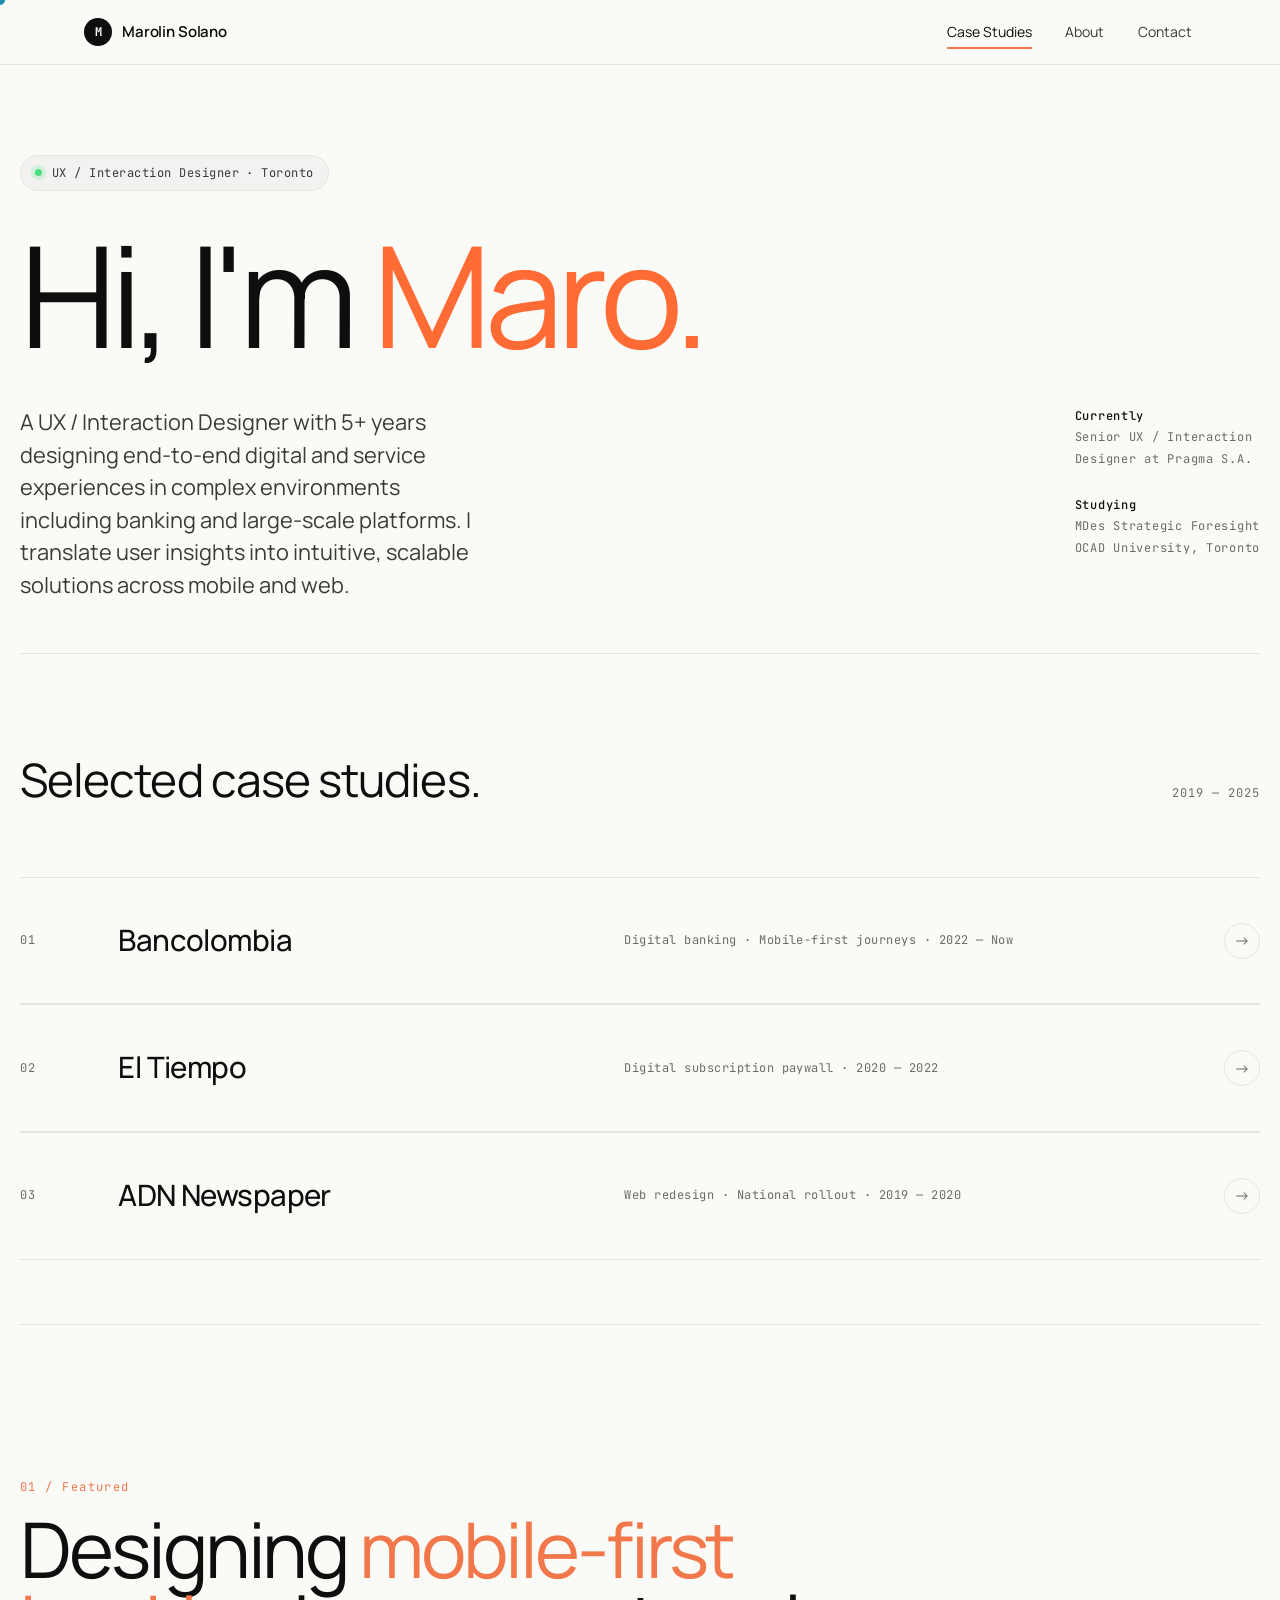
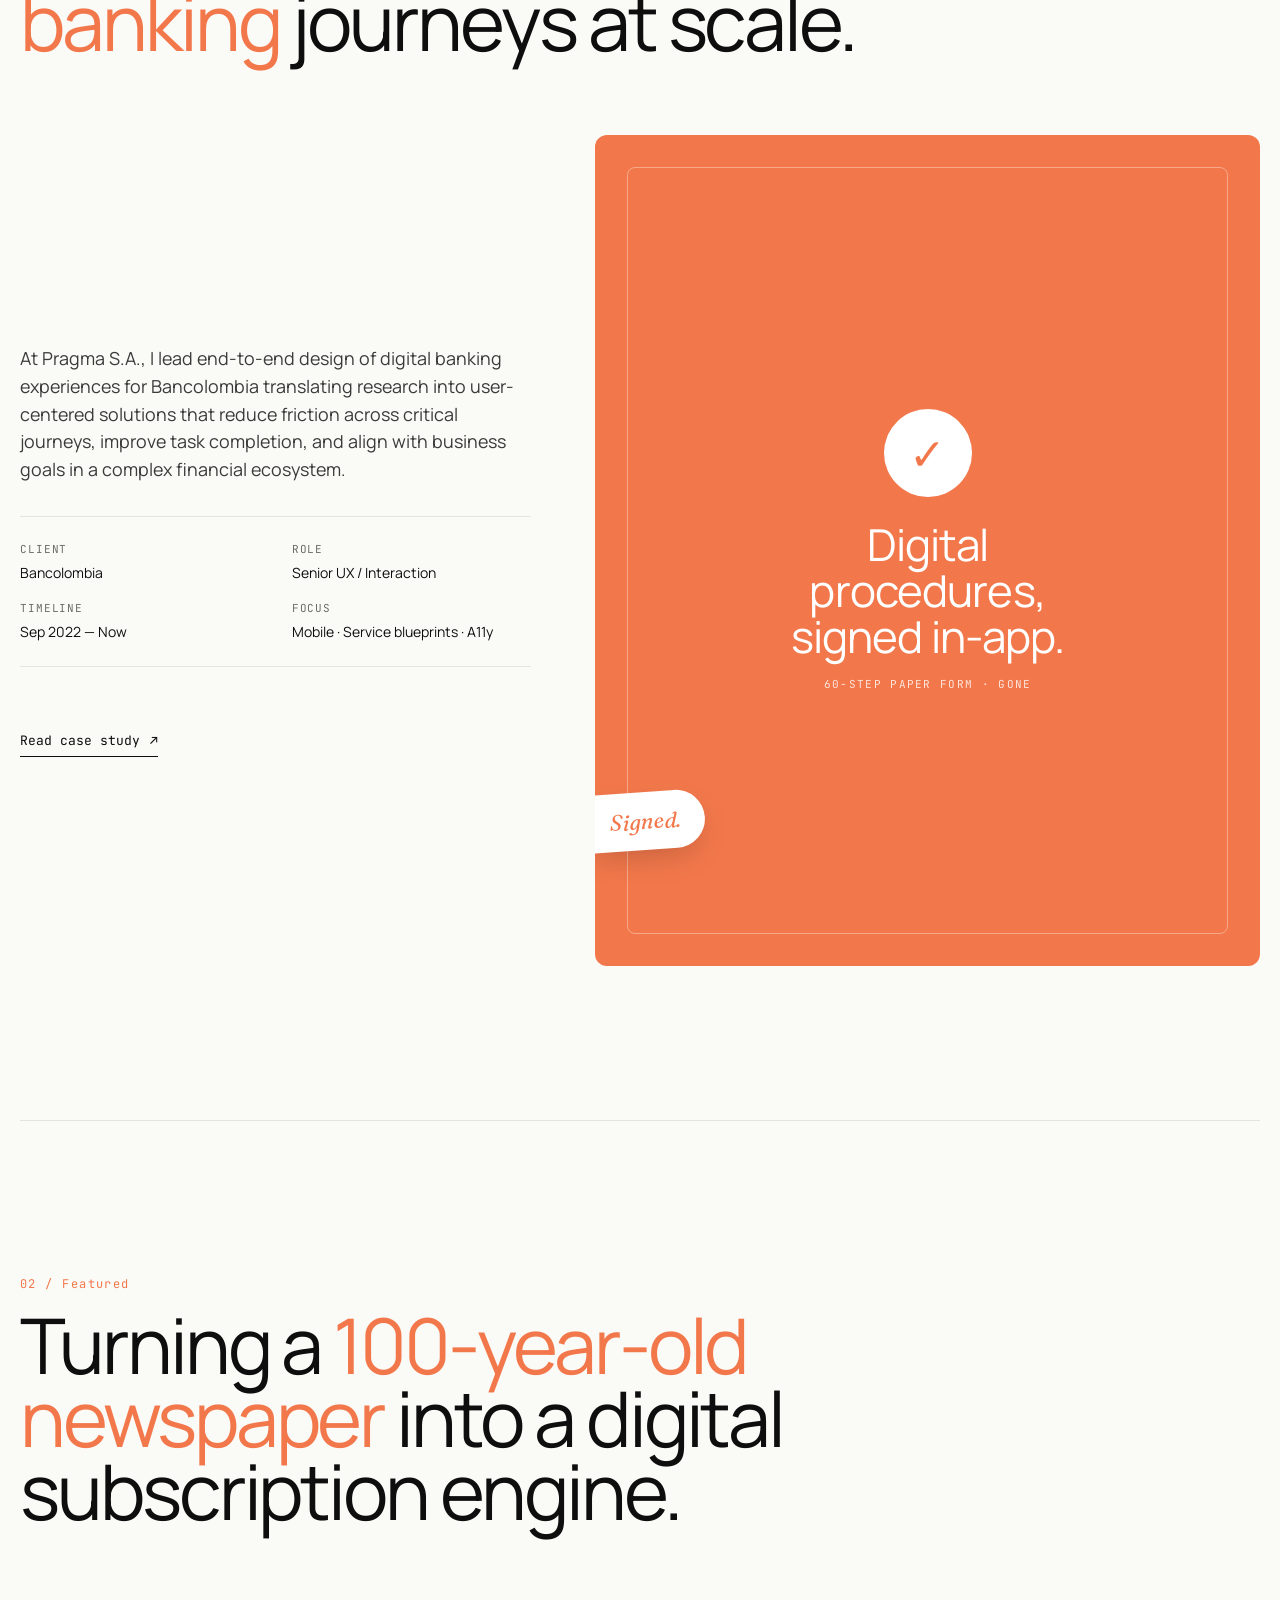
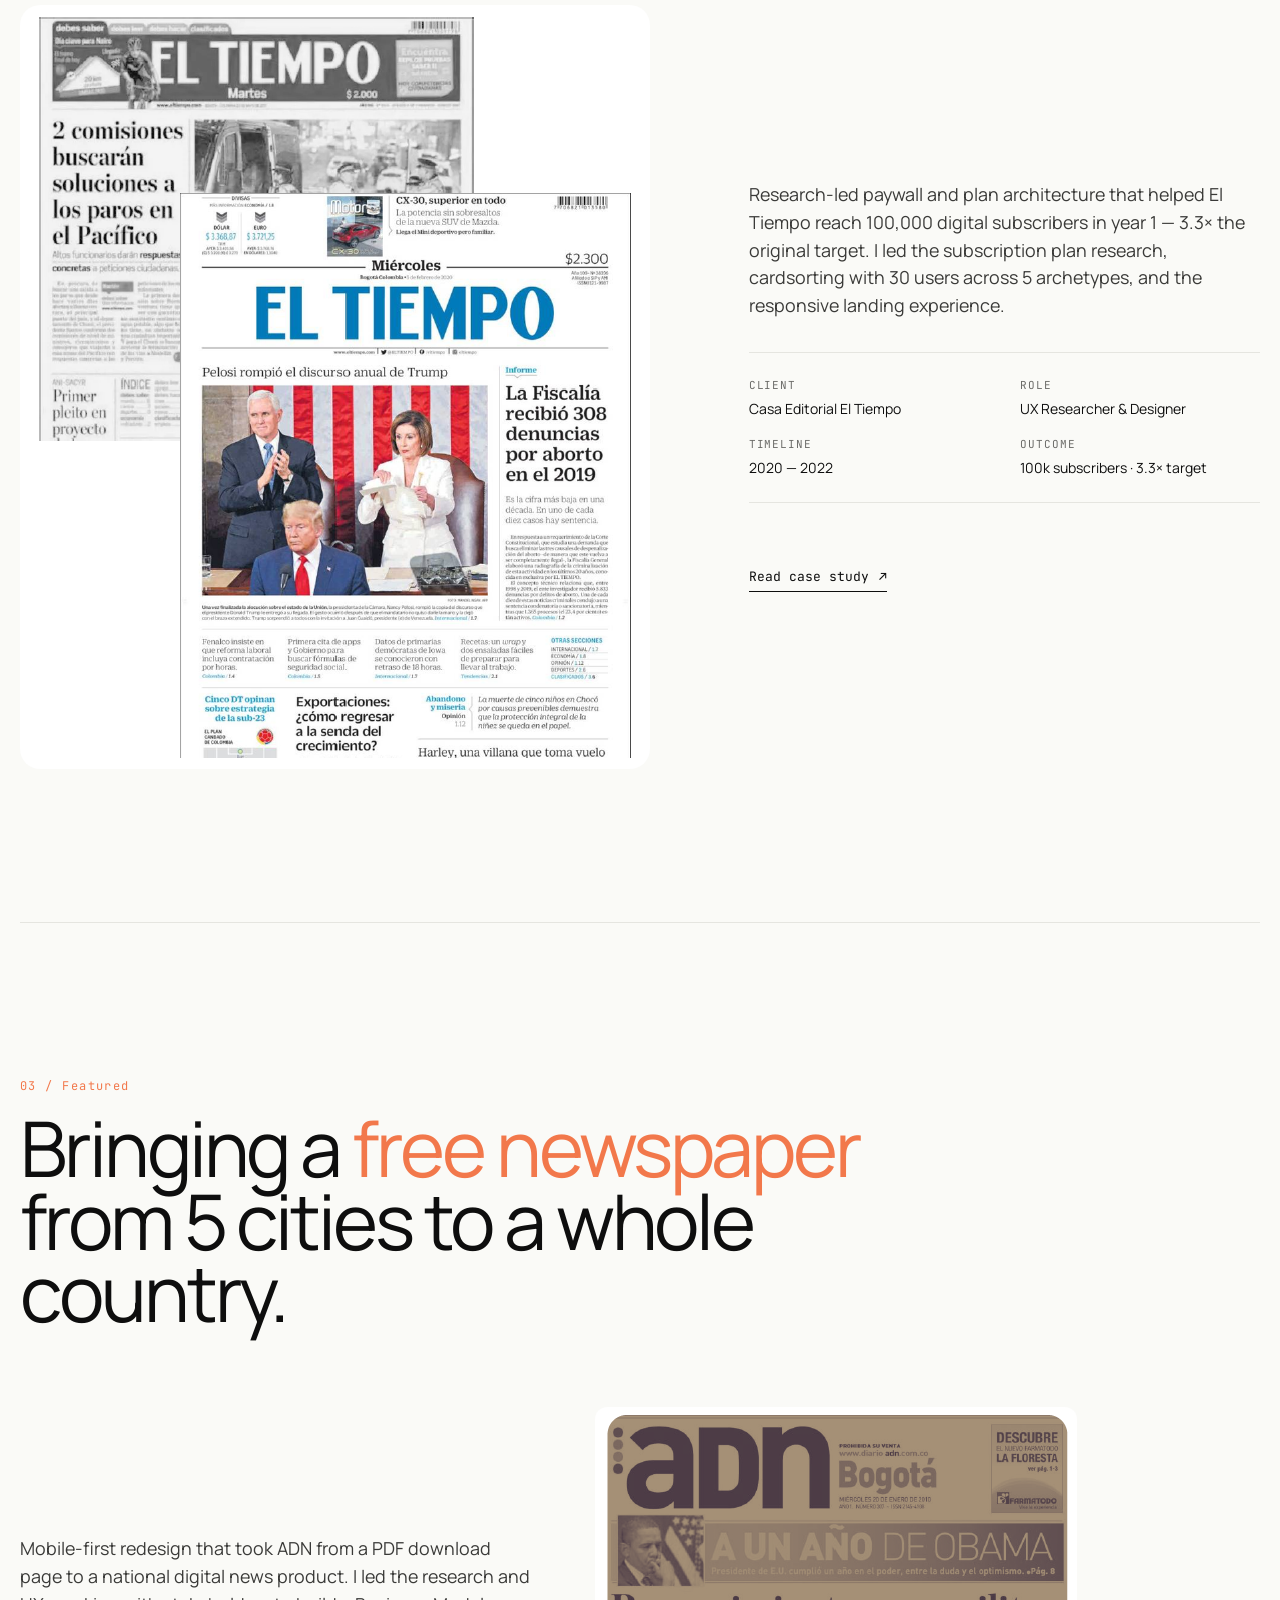
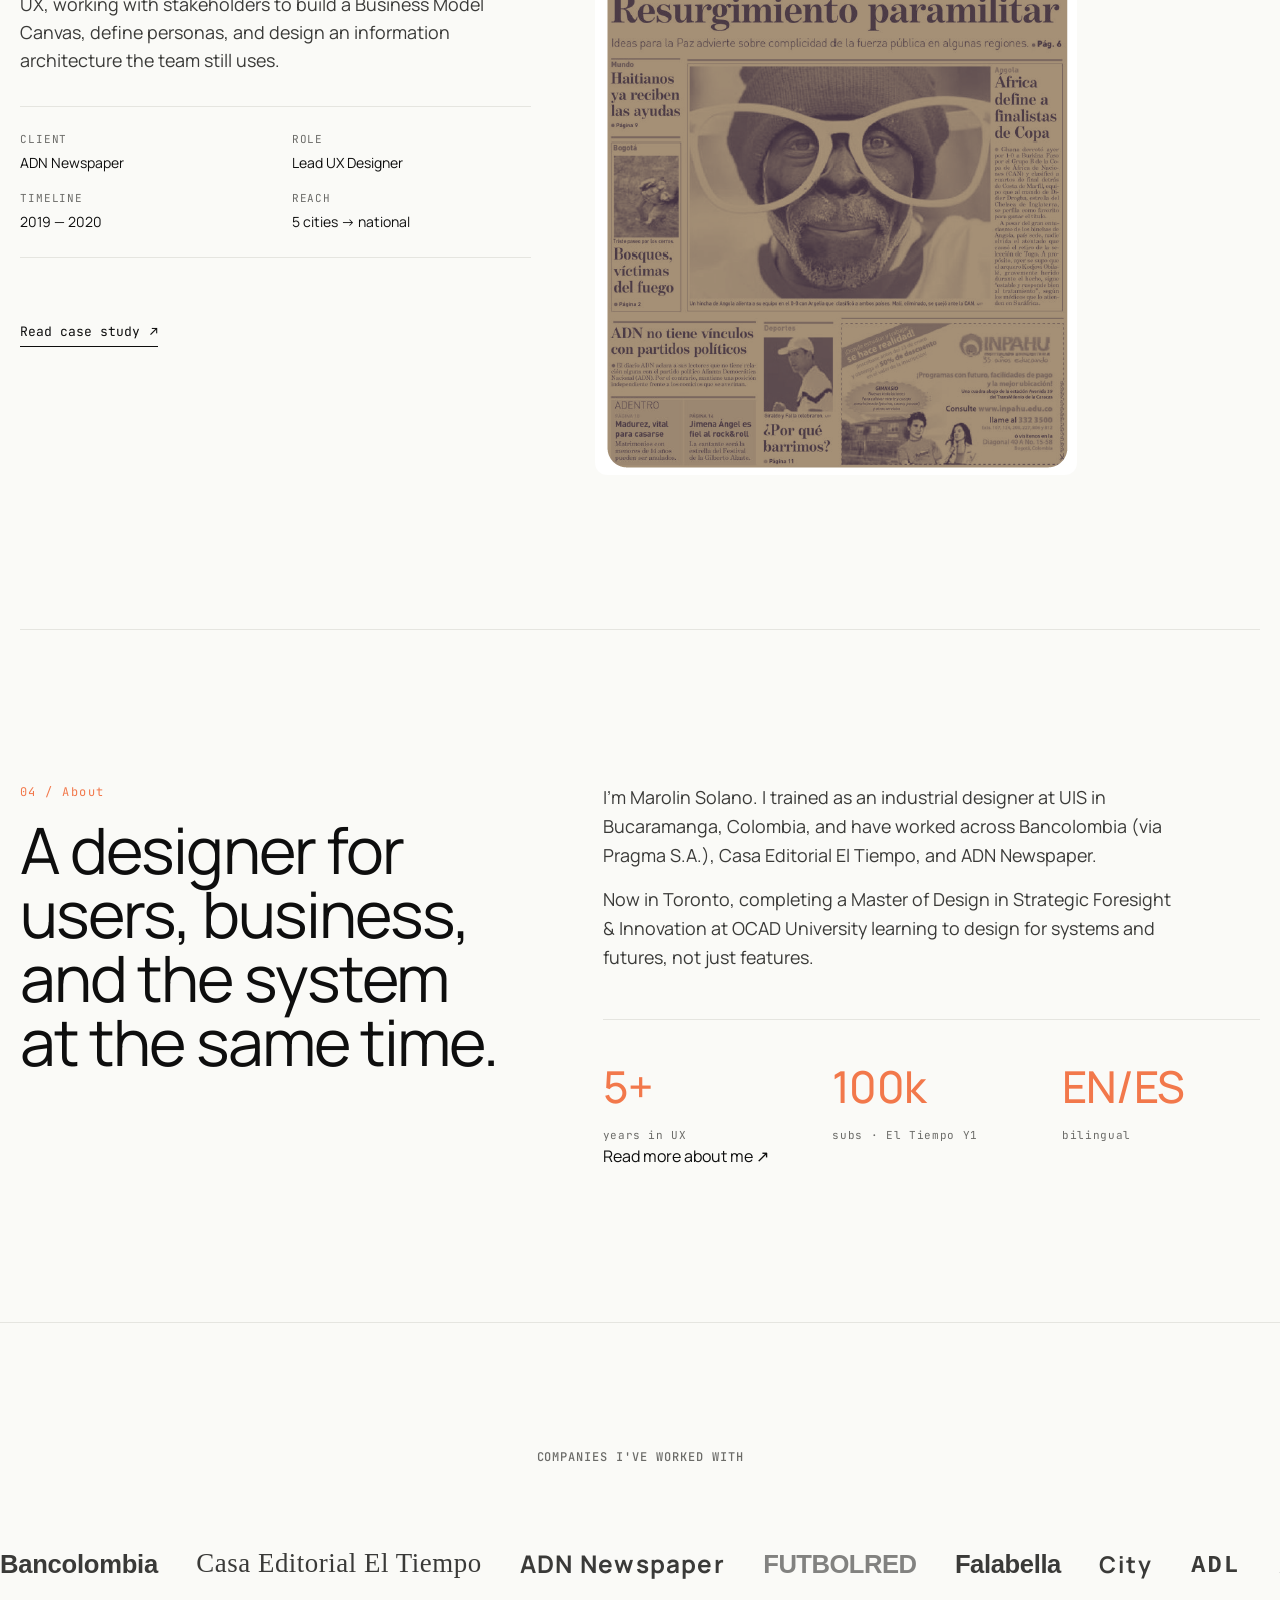
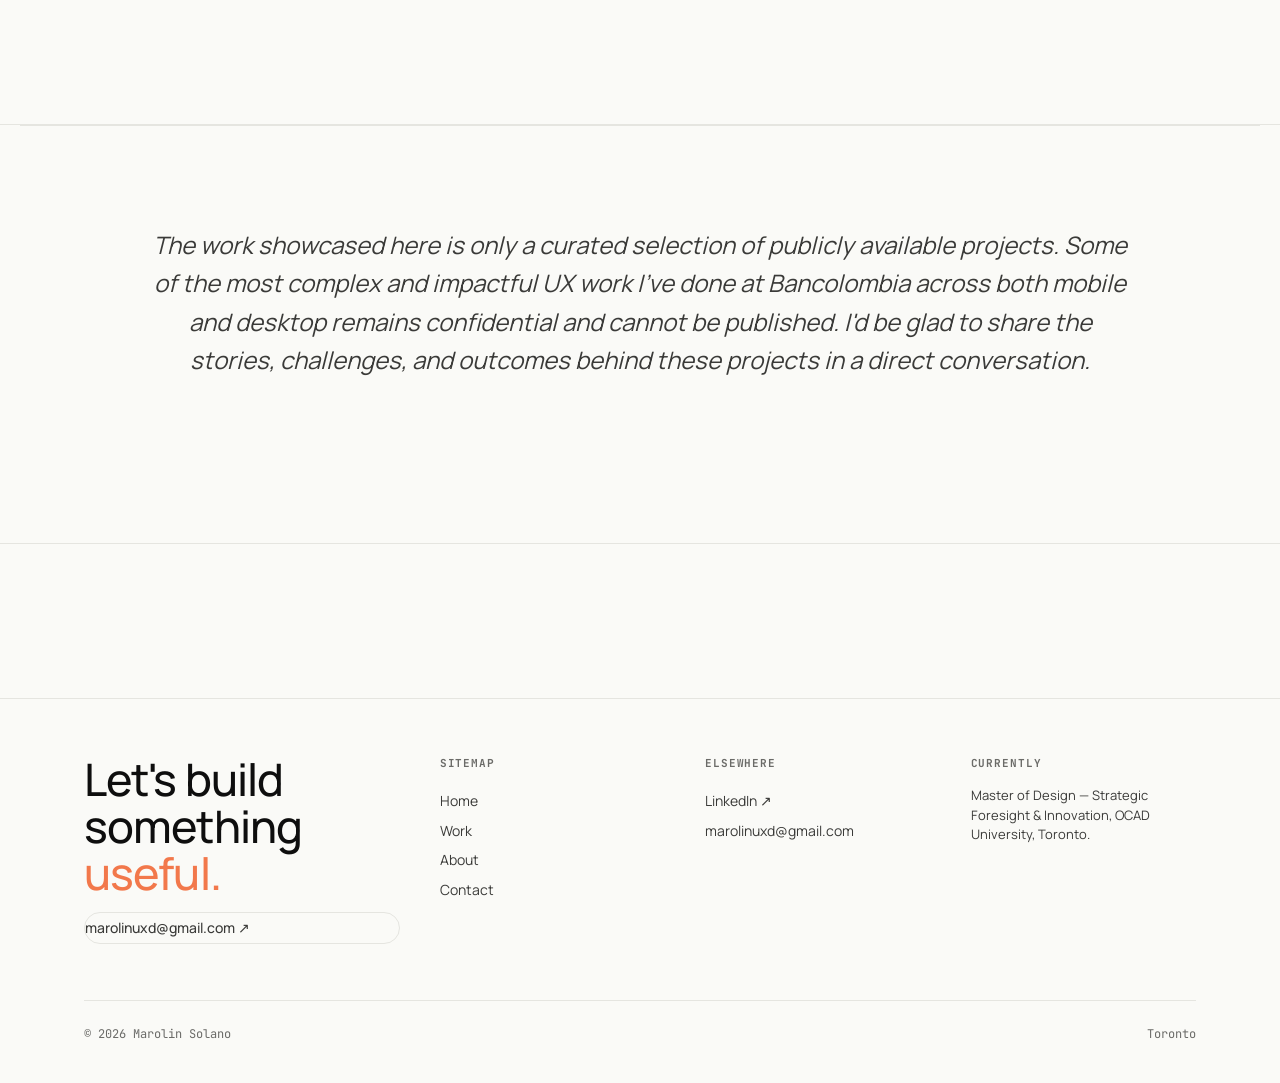
<file: index.html>
<!doctype html>
<html lang="en">
<head>
<meta charset="utf-8" />
<meta name="viewport" content="width=device-width,initial-scale=1" />
<title>Marolin Solano — UX / Interaction Designer · Toronto</title>
<meta name="description" content="UX / Interaction Designer with 5+ years of experience designing end-to-end digital and service experiences in complex environments — banking, large-scale platforms, mobile and web. Based in Toronto." />
<link rel="stylesheet" href="styles.css" />
<style>
  /* ============================================================
     HOME — Fredette-inspired: editorial scale, image-forward,
     paired text/visual rows, big footer
     ============================================================ */

  /* ---- HERO: massive name, tight one-line intro, available pill ---- */
  .hh {
    padding: clamp(40px, 7vw, 100px) 0 clamp(24px, 4vw, 56px);
  }
  .hh-pill {
    display: inline-flex; align-items: center; gap: 10px;
    padding: 8px 14px; border-radius: 999px;
    background: var(--bg-2); border: 1px solid var(--rule);
    font-family: var(--f-mono); font-size: 12px; letter-spacing: 0.04em;
    color: var(--fg-2);
    margin-bottom: 40px;
  }
  .hh-pill .pulse {
    width: 7px; height: 7px; border-radius: 50%; background: #4ADE80;
    box-shadow: 0 0 0 4px rgba(74, 222, 128, .18);
  }
  .hh h1 {
    font-size: clamp(52px, 11vw, 180px);
    line-height: 0.9;
    letter-spacing: -0.045em;
    font-weight: 400;
    max-width: 16ch;
  }
  .hh h1 em {
    font-style: normal;
    color: #FF6B35;
  }
  .accent-name {
    color: #FF6B35;
  }
  .hh-sub {
    margin-top: clamp(28px, 4vw, 48px);
    display: grid; grid-template-columns: 1fr 1.6fr; gap: clamp(24px, 4vw, 64px);
    align-items: start;
  }
  @media (max-width: 820px) {
    .hh-sub { grid-template-columns: 1fr; align-items: start; }
  }
  .hh-sub-meta {
    font-family: var(--f-mono); font-size: 12px; color: var(--fg-3);
    letter-spacing: 0.06em; line-height: 1.8;
  }
  .hh-sub-meta b { color: var(--fg); font-weight: 500; }
  .hh-sub-lead {
    font-size: clamp(18px, 1.7vw, 24px); color: var(--fg-2);
    line-height: 1.5; max-width: none;
  }

  /* ---- INDEX: numbered project list (Fredette signature) ---- */
  .index {
    padding: clamp(56px, 8vw, 120px) 0 clamp(32px, 5vw, 64px);
    border-top: 1px solid var(--rule);
  }
  .index-head {
    display: flex; justify-content: space-between; align-items: baseline;
    margin-bottom: clamp(40px, 6vw, 72px); flex-wrap: wrap; gap: 16px;
  }
  .index-head h2 {
    font-size: clamp(28px, 3.6vw, 48px);
    font-weight: 400; letter-spacing: -0.02em;
  }
  .index-head .yr {
    font-family: var(--f-mono); font-size: 12px; color: var(--fg-3);
    letter-spacing: 0.08em;
  }
  .index-list { list-style: none; }
  .index-row {
    display: grid;
    grid-template-columns: 60px 1fr 1.2fr auto;
    gap: clamp(16px, 3vw, 48px);
    align-items: center;
    padding: clamp(28px, 3.5vw, 40px) 0;
    border-top: 1px solid var(--rule);
    transition: padding-left var(--t-med);
    position: relative;
  }
  .index-row:last-child { border-bottom: 1px solid var(--rule); }
  .index-row:hover { padding-left: 16px; }
  .index-row .num {
    font-family: var(--f-mono); font-size: 12px; color: var(--fg-3);
    letter-spacing: 0.08em;
  }
  .index-row .name {
    font-family: var(--f-display);
    font-size: clamp(20px, 2.3vw, 32px);
    font-weight: 500; letter-spacing: -0.02em; color: var(--fg);
    transition: color var(--t-fast);
  }
  .index-row:hover .name { color: var(--accent); }
  
  /* Company logotypes */
  .company-name {
    display: inline-block;
    font-style: normal;
  }
  .company-name.bancolombia {
    font-family: 'Segoe UI', sans-serif;
    font-weight: 600;
    letter-spacing: -0.01em;
  }
  .company-name.eltiempo {
    font-family: Georgia, serif;
    font-weight: 400;
    font-size: 1.05em;
    letter-spacing: 0.02em;
  }
  .company-name.adn {
    font-family: var(--f-display);
    font-weight: 700;
    letter-spacing: 0.05em;
    font-size: 0.95em;
  }
  .company-name.futbolred {
    font-family: 'Arial', sans-serif;
    font-weight: 700;
    letter-spacing: -0.02em;
    text-transform: capitalize;
  }
  .company-name.falabella {
    font-family: 'Helvetica', sans-serif;
    font-weight: 600;
    letter-spacing: -0.015em;
  }
  .company-name.city {
    font-family: var(--f-display);
    font-weight: 700;
    letter-spacing: 0.08em;
    font-size: 0.9em;
  }
  .company-name.adl {
    font-family: 'Courier New', monospace;
    font-weight: 700;
    letter-spacing: 0.1em;
    font-size: 0.92em;
  }
  .company-name.pragma {
    font-family: 'Segoe UI', sans-serif;
    font-weight: 500;
    letter-spacing: 0.01em;
    font-style: italic;
  }
  .index-row .role {
    font-family: var(--f-mono); font-size: 12px; color: var(--fg-3);
    letter-spacing: 0.04em;
  }
  .index-row .arrow-wrap {
    width: 36px; height: 36px;
    display: grid; place-items: center;
    border-radius: 50%;
    border: 1px solid var(--rule);
    color: var(--fg-3);
    transition: all var(--t-fast);
  }
  .index-row:hover .arrow-wrap {
    background: var(--accent); color: #fff; border-color: var(--accent);
    transform: rotate(-45deg);
  }
  @media (max-width: 720px) {
    .index-row { grid-template-columns: 40px 1fr auto; }
    .index-row .role { display: none; }
  }

  /* ---- FEATURED ROWS: text-left, full-bleed-feel image-right ---- */
  .feature {
    padding: clamp(80px, 12vw, 160px) 0;
    border-top: 1px solid var(--rule);
  }
  .feature-head {
    margin-bottom: clamp(48px, 6vw, 80px);
  }
  .feature-head .num-tag {
    font-family: var(--f-mono); font-size: 12px; color: var(--accent);
    letter-spacing: 0.12em; margin-bottom: 16px; display: block;
  }
  .feature-head h2 {
    font-size: clamp(40px, 6vw, 96px);
    font-weight: 400; letter-spacing: -0.04em; line-height: 0.95;
    max-width: 18ch;
  }
  .feature-head h2 em { font-style: normal; color: var(--accent); }

  .feature-grid {
    display: grid; grid-template-columns: 1fr 1.3fr;
    gap: clamp(32px, 5vw, 80px);
    align-items: center;
  }
  .feature-grid.reverse { grid-template-columns: 1.3fr 1fr; }
  .feature-grid.reverse .feature-text { order: 2; }
  @media (max-width: 880px) {
    .feature-grid, .feature-grid.reverse { grid-template-columns: 1fr; }
    .feature-grid.reverse .feature-text { order: 0; }
  }
  .feature-text .meta {
    display: grid; grid-template-columns: repeat(2, 1fr);
    gap: 16px 32px;
    margin: 32px 0;
    padding: 24px 0; border-top: 1px solid var(--rule); border-bottom: 1px solid var(--rule);
  }
  .feature-text .meta dt {
    font-family: var(--f-mono); font-size: 11px; color: var(--fg-3);
    letter-spacing: 0.08em; text-transform: uppercase; margin-bottom: 4px;
  }
  .feature-text .meta dd {
    font-size: 14px; color: var(--fg);
  }
  .feature-text p {
    font-size: clamp(16px, 1.4vw, 19px);
    line-height: 1.55; color: var(--fg-2); max-width: 52ch;
  }
  .feature-text .read-cta {
    display: inline-flex; align-items: center; gap: 10px;
    margin-top: 32px;
    font-family: var(--f-mono); font-size: 13px;
    color: var(--fg);
    border-bottom: 1px solid var(--fg);
    padding-bottom: 4px;
    transition: color var(--t-fast), border-color var(--t-fast), gap var(--t-fast);
  }
  .feature-text .read-cta:hover {
    color: var(--accent); border-color: var(--accent); gap: 16px;
  }

  /* Visual treatments — distinct per project */

  .visual {
    aspect-ratio: 4/5;
    border-radius: var(--r-md);
    overflow: hidden;
    position: relative;
  }

  /* El Tiempo: dark editorial with newspaper masthead */
  .v-eltiempo {
    background: linear-gradient(180deg, #1A1815 0%, #0E0E0E 100%);
    color: #fff;
    display: grid; place-items: center;
    padding: 48px;
  }
  .v-eltiempo .masthead {
    text-align: center;
    border-top: 4px double rgba(255,255,255,.4);
    border-bottom: 4px double rgba(255,255,255,.4);
    padding: 24px 0;
    width: 80%;
    position: relative;
  }
  .v-eltiempo .masthead b {
    display: block;
    font-family: 'Fraunces', Georgia, serif;
    font-weight: 400;
    font-size: clamp(40px, 6vw, 88px);
    letter-spacing: 0.02em;
    line-height: 0.95;
  }
  .v-eltiempo .masthead b em {
    font-style: italic; font-weight: 300;
    color: var(--accent);
  }
  .v-eltiempo .tag {
    position: absolute; bottom: -32px; left: 50%; transform: translateX(-50%);
    font-family: var(--f-mono); font-size: 10px; letter-spacing: 0.16em;
    text-transform: uppercase; color: rgba(255,255,255,.5);
    white-space: nowrap;
  }
  .v-eltiempo .badge-100k {
    position: absolute; top: 32px; right: 32px;
    width: 100px; height: 100px; border-radius: 50%;
    background: var(--accent); color: #fff;
    display: grid; place-items: center; text-align: center;
    transform: rotate(8deg);
    font-family: var(--f-display);
    font-size: 11px; letter-spacing: 0.04em; line-height: 1.2;
    padding: 12px;
  }
  .v-eltiempo .badge-100k b {
    display: block; font-size: 24px; font-weight: 600;
  }

  /* ADN: light, mobile-frame focused, simple */
  .v-adn {
    background: var(--bg-2); border: 1px solid var(--rule);
    display: grid; place-items: center;
    padding: 48px;
  }
  .v-adn::before {
    content: ''; position: absolute; inset: 0;
    background: repeating-linear-gradient(0deg, transparent 0 19px, color-mix(in srgb, var(--fg) 6%, transparent) 19px 20px);
  }
  .v-adn .phone {
    position: relative; z-index: 2;
    width: 60%; max-width: 280px;
    aspect-ratio: 9/19;
    background: #fff;
    border-radius: 28px;
    border: 8px solid #1A1815;
    box-shadow: 0 30px 60px -20px rgba(0,0,0,.25);
    overflow: hidden;
    padding: 14% 6%;
    display: flex; flex-direction: column; gap: 6%;
  }
  .v-adn .phone::before {
    content: ''; position: absolute; top: 14px; left: 50%; transform: translateX(-50%);
    width: 50px; height: 14px; background: #1A1815; border-radius: 8px;
  }
  .v-adn .phone .logo {
    font-family: var(--f-display); font-size: 28px; font-weight: 700;
    color: var(--blue); letter-spacing: -0.04em; margin-bottom: 8px;
  }
  .v-adn .phone .hed {
    font-family: 'Fraunces', Georgia, serif; font-weight: 500;
    font-size: 13px; line-height: 1.2; color: #1A1815;
    border-bottom: 1px solid #E0E0DA; padding-bottom: 8px;
  }
  .v-adn .phone .lines {
    height: 4px; background: var(--bg-2); border-radius: 2px;
    margin-bottom: 6px;
  }
  .v-adn .phone .lines:nth-child(odd) { width: 88%; }
  .v-adn .phone .lines:nth-child(even) { width: 70%; }
  .v-adn .phone .img-block {
    width: 100%; aspect-ratio: 16/9;
    background: linear-gradient(135deg, var(--accent) 0%, var(--accent-2) 100%);
    border-radius: 4px;
    margin: 8px 0;
  }

  /* Bancolombia: warm orange field, abstract form/digital signature mark */
  .v-bancolombia {
    background: var(--accent);
    color: #fff;
    display: grid; place-items: center;
    overflow: hidden;
  }
  .v-bancolombia::before {
    content: ''; position: absolute;
    inset: 32px;
    border: 1px solid rgba(255,255,255,.35);
    border-radius: 8px;
  }
  .v-bancolombia .stamp {
    position: relative; z-index: 2;
    text-align: center; padding: 32px;
  }
  .v-bancolombia .stamp .check {
    width: 88px; height: 88px; margin: 0 auto 24px;
    border-radius: 50%; background: #fff;
    display: grid; place-items: center;
    color: var(--accent);
    font-size: 44px; font-weight: 300;
  }
  .v-bancolombia .stamp b {
    display: block;
    font-family: var(--f-display);
    font-size: clamp(28px, 4vw, 44px);
    font-weight: 400; letter-spacing: -0.02em;
    line-height: 1.05;
    max-width: 12ch; margin: 0 auto;
  }
  .v-bancolombia .stamp span {
    display: block;
    font-family: var(--f-mono); font-size: 11px;
    margin-top: 16px; opacity: .8;
    letter-spacing: 0.12em; text-transform: uppercase;
  }
  /* Floating signature ribbon */
  .v-bancolombia .sig {
    position: absolute; left: -10px; bottom: 14%;
    background: #fff; color: var(--accent);
    padding: 12px 24px; border-radius: 0 999px 999px 0;
    font-family: 'Fraunces', Georgia, serif; font-style: italic;
    font-size: 22px; transform: rotate(-4deg);
    box-shadow: 0 12px 32px -8px rgba(0,0,0,.2);
    z-index: 3;
  }

  /* ---- ABOUT-PEEK: side-by-side bio teaser ---- */
  .peek {
    padding: clamp(80px, 12vw, 160px) 0;
    border-top: 1px solid var(--rule);
  }
  .peek-grid {
    display: grid; grid-template-columns: 1fr 1.3fr;
    gap: clamp(40px, 6vw, 96px);
    align-items: start;
  }
  @media (max-width: 880px) { .peek-grid { grid-template-columns: 1fr; } }
  .peek-num {
    font-family: var(--f-mono); font-size: 12px; color: var(--accent);
    letter-spacing: 0.12em; margin-bottom: 16px; display: block;
  }
  .peek h2 {
    font-size: clamp(36px, 5vw, 72px);
    font-weight: 400; letter-spacing: -0.03em; line-height: 1;
    margin-bottom: 32px;
  }
  .peek h2 em { font-style: normal; color: var(--accent); }
  .peek p {
    font-size: clamp(16px, 1.4vw, 19px);
    line-height: 1.6; color: var(--fg-2); max-width: 52ch;
  }
  .peek p + p { margin-top: 16px; }
  .peek .stats {
    display: grid; grid-template-columns: repeat(3, 1fr);
    gap: 32px; margin-top: 48px;
    padding-top: 32px; border-top: 1px solid var(--rule);
  }
  .peek .stat b {
    display: block;
    font-family: var(--f-display);
    font-size: clamp(28px, 3.5vw, 44px);
    font-weight: 500; letter-spacing: -0.02em;
    color: var(--accent);
  }
  .peek .stat span {
    display: block; font-family: var(--f-mono); font-size: 11px;
    color: var(--fg-3); letter-spacing: 0.06em;
    margin-top: 6px;
  }

  /* ---- NOTE SECTION ---- */
  .note {
    padding: clamp(56px, 8vw, 100px) 0;
    border-top: 1px solid var(--rule);
    text-align: center;
  }
  .note-text {
    font-size: clamp(18px, 2vw, 24px);
    color: var(--fg-2);
    line-height: 1.6;
    max-width: 65ch;
    margin: 0 auto;
    font-style: italic;
  }

  /* ---- BIG CONNECT (Fredette-style closing) ---- */
  [data-connect-padding="compact"] .big-connect {
    padding: clamp(32px, 6vw, 80px) 0 clamp(24px, 4vw, 60px);
  }
  [data-connect-padding="medium"] .big-connect {
    padding: clamp(56px, 10vw, 140px) 0 clamp(40px, 6vw, 100px);
  }
  [data-connect-padding="large"] .big-connect {
    padding: clamp(80px, 14vw, 200px) 0 clamp(60px, 10vw, 140px);
  }

  .big-connect .pre {
    font-family: var(--f-mono); font-size: 12px; color: var(--fg-3);
    letter-spacing: 0.16em; text-transform: uppercase;
    margin-bottom: 32px; display: block;
  }
  .big-connect h2 {
    font-size: clamp(56px, 12vw, 220px);
    font-weight: 400; letter-spacing: -0.05em; line-height: 0.92;
    margin-bottom: 56px;
  }
  .big-connect h2 em { font-style: normal; color: var(--accent); }
  .big-connect .actions {
    display: flex; gap: 14px; justify-content: center; flex-wrap: wrap;
  }
  .big-connect .actions a {
    padding: 14px 26px; border-radius: 999px;
    font-family: var(--f-mono); font-size: 13px;
    transition: all var(--t-fast);
    border: 1px solid var(--rule);
    background: var(--bg);
    color: var(--fg);
  }
  .big-connect .actions a:first-child {
    background: var(--fg); color: var(--bg); border-color: var(--fg);
  }
  .big-connect .actions a:hover {
    background: var(--accent); color: #fff; border-color: var(--accent);
    transform: translateY(-2px);
  }

  /* Subtle reveal */
  .reveal { opacity: 0; transform: translateY(12px); transition: opacity .8s, transform .8s; }
  .reveal.in, .reveal.is-visible { opacity: 1; transform: none; }

  /* ---- LOGOS BAND ---- */
  .logos-band {
    padding: clamp(64px, 10vw, 120px) 0;
    border-top: 1px solid var(--rule);
    border-bottom: 1px solid var(--rule);
  }
  .logos-band-head {
    text-align: center;
    margin-bottom: clamp(32px, 5vw, 56px);
  }
  .logos-band-head .eyebrow {
    font-size: 12px;
    letter-spacing: 0.08em;
    text-transform: uppercase;
    color: var(--fg-3);
  }
  /* ---- LOGOS BAND — Scrolling marquee ---- */
  .logos-band {
    padding: clamp(64px, 10vw, 120px) 0;
    border-top: 1px solid var(--rule);
    border-bottom: 1px solid var(--rule);
  }
  .logos-band-head {
    text-align: center;
    margin-bottom: clamp(32px, 5vw, 56px);
  }
  .logos-band-head .eyebrow {
    font-size: 12px;
    letter-spacing: 0.08em;
    text-transform: uppercase;
    color: var(--fg-3);
  }
  .marquee-wrap {
    overflow: hidden;
    width: 100%;
    background: var(--bg);
  }
  .marquee-track {
    display: flex;
    gap: clamp(24px, 3vw, 48px);
    width: fit-content;
    animation: marquee-scroll 20s linear infinite;
    padding: clamp(12px, 1.5vw, 20px) 0;
  }
  .marquee-item {
    font-family: var(--f-display);
    font-size: clamp(18px, 2vw, 32px);
    font-weight: 500;
    color: var(--fg-2);
    white-space: nowrap;
    letter-spacing: -0.01em;
    flex-shrink: 0;
  }
  @keyframes marquee-scroll {
    0% { transform: translateX(0); }
    100% { transform: translateX(calc(-50% - var(--gap))); }
  }
  @media (prefers-reduced-motion: reduce) {
    .marquee-track {
      animation: none;
      justify-content: center;
      gap: clamp(24px, 4vw, 48px);
    }
  }


</style>
</head>
<body>
  <a href="#main" class="skip-link">Skip to main content</a>
  <div data-chrome="nav"></div>

  <main id="main">

    <!-- HERO -->
    <section class="hh container">
      <span class="hh-pill reveal">
        <span class="pulse" aria-hidden="true"></span>
        UX / Interaction Designer · Toronto
      </span>
      <h1 class="reveal">
        Hi, I'm <em>Maro.</em>
      </h1>
      <div class="hh-sub">
        <p class="hh-sub-lead reveal">
          A UX / Interaction Designer with 5+ years designing end-to-end digital and service experiences in complex environments including banking and large-scale platforms. I translate user insights into intuitive, scalable solutions across mobile and web.
        </p>
        <div class="hh-sub-meta reveal" style="margin-left: auto; max-width: 280px;">
          <div><b>Currently</b><br/>Senior UX / Interaction<br/>Designer at Pragma S.A.</div>
          <div style="margin-top: 24px;"><b>Studying</b><br/>MDes Strategic Foresight<br/>OCAD University, Toronto</div>
        </div>
      </div>
    </section>

    <!-- INDEX: numbered project list -->
    <section class="index container">
      <div class="index-head reveal">
        <h2>Selected case studies.</h2>
        <span class="yr">2019 — 2025</span>
      </div>
      <ul class="index-list">
        <li>
          <a class="index-row reveal" href="case-bancolombia.html">
            <span class="num">01</span>
            <span class="name">Bancolombia</span>
            <span class="role">Digital banking · Mobile-first journeys · 2022 — Now</span>
            <span class="arrow-wrap" aria-hidden="true">→</span>
          </a>
        </li>
        <li>
          <a class="index-row reveal" href="case-eltiempo.html">
            <span class="num">02</span>
            <span class="name">El Tiempo</span>
            <span class="role">Digital subscription paywall · 2020 — 2022</span>
            <span class="arrow-wrap" aria-hidden="true">→</span>
          </a>
        </li>
        <li>
          <a class="index-row reveal" href="case-adn.html">
            <span class="num">03</span>
            <span class="name">ADN Newspaper</span>
            <span class="role">Web redesign · National rollout · 2019 — 2020</span>
            <span class="arrow-wrap" aria-hidden="true">→</span>
          </a>
        </li>
      </ul>
    </section>

    <!-- FEATURE 01 — Bancolombia (text left, visual right) -->
    <section class="feature container">
      <div class="feature-head reveal">
        <span class="num-tag">01 / Featured</span>
        <h2>Designing <em>mobile-first banking</em> journeys at scale.</h2>
      </div>
      <div class="feature-grid">
        <div class="feature-text reveal">
          <p>At Pragma S.A., I lead end-to-end design of digital banking experiences for Bancolombia translating research into user-centered solutions that reduce friction across critical journeys, improve task completion, and align with business goals in a complex financial ecosystem.</p>
          <dl class="meta">
            <div><dt>Client</dt><dd>Bancolombia</dd></div>
            <div><dt>Role</dt><dd>Senior UX / Interaction</dd></div>
            <div><dt>Timeline</dt><dd>Sep 2022 — Now</dd></div>
            <div><dt>Focus</dt><dd>Mobile · Service blueprints · A11y</dd></div>
          </dl>
          <a href="case-bancolombia.html" class="read-cta">
            Read case study <span aria-hidden="true">↗</span>
          </a>
        </div>
        <div class="visual v-bancolombia reveal">
          <div class="stamp">
            <div class="check" aria-hidden="true">✓</div>
            <b>Digital procedures, signed in-app.</b>
            <span>60-step paper form · gone</span>
          </div>
          <span class="sig" aria-hidden="true">Signed.</span>
        </div>
      </div>
    </section>

    <!-- FEATURE 02 — El Tiempo (visual left, text right) -->
    <section class="feature container">
      <div class="feature-head reveal">
        <span class="num-tag">02 / Featured</span>
        <h2>Turning a <em>100-year-old newspaper</em> into a digital subscription engine.</h2>
      </div>
      <div class="feature-grid reverse">
        <div class="feature-text reveal">
          <p>Research-led paywall and plan architecture that helped El Tiempo reach 100,000 digital subscribers in year 1 — 3.3× the original target. I led the subscription plan research, cardsorting with 30 users across 5 archetypes, and the responsive landing experience.</p>
          <dl class="meta">
            <div><dt>Client</dt><dd>Casa Editorial El Tiempo</dd></div>
            <div><dt>Role</dt><dd>UX Researcher & Designer</dd></div>
            <div><dt>Timeline</dt><dd>2020 — 2022</dd></div>
            <div><dt>Outcome</dt><dd>100k subscribers · 3.3× target</dd></div>
          </dl>
          <a href="case-eltiempo.html" class="read-cta">
            Read case study <span aria-hidden="true">↗</span>
          </a>
        </div>
        <img src="images/eltiempo.png" alt="El Tiempo subscription paywall and plans" class="visual reveal" style="object-fit: cover; border-radius: var(--r-lg);" />
      </div>
    </section>

    <!-- FEATURE 03 — ADN -->
    <section class="feature container">
      <div class="feature-head reveal">
        <span class="num-tag">03 / Featured</span>
        <h2>Bringing a <em>free newspaper</em> from 5 cities to a whole country.</h2>
      </div>
      <div class="feature-grid">
        <div class="feature-text reveal">
          <p>Mobile-first redesign that took ADN from a PDF download page to a national digital news product. I led the research and UX, working with stakeholders to build a Business Model Canvas, define personas, and design an information architecture the team still uses.</p>
          <dl class="meta">
            <div><dt>Client</dt><dd>ADN Newspaper</dd></div>
            <div><dt>Role</dt><dd>Lead UX Designer</dd></div>
            <div><dt>Timeline</dt><dd>2019 — 2020</dd></div>
            <div><dt>Reach</dt><dd>5 cities → national</dd></div>
          </dl>
          <a href="case-adn.html" class="read-cta">
            Read case study <span aria-hidden="true">↗</span>
          </a>
        </div>
        <img src="images/adn-inicial.png" alt="ADN mobile redesign and national launch" class="visual reveal" style="object-fit: cover;" />
      </div>
    </section>

    <!-- ABOUT PEEK -->
    <section class="peek container">
      <div class="peek-grid">
        <div class="reveal">
          <span class="peek-num">04 / About</span>
          <h2>A designer for users, business, and the system  at the same time.</h2>
        </div>
        <div class="reveal">
          <p>I'm Marolin Solano. I trained as an industrial designer at UIS in Bucaramanga, Colombia, and have worked across Bancolombia (via Pragma S.A.), Casa Editorial El Tiempo, and ADN Newspaper.</p>
          <p>Now in Toronto, completing a Master of Design in Strategic Foresight &amp; Innovation at OCAD University learning to design for systems and futures, not just features.</p>
          <div class="stats">
            <div class="stat"><b>5+</b><span>years in UX</span></div>
            <div class="stat"><b>100k</b><span>subs · El Tiempo Y1</span></div>
            <div class="stat"><b>EN/ES</b><span>bilingual</span></div>
          </div>
          <a href="about.html" class="read-cta" style="margin-top: 40px;">
            Read more about me <span aria-hidden="true">↗</span>
          </a>
        </div>
      </div>
    </section>

    <!-- LOGOS BAND — Scrolling marquee -->
    <section class="logos-band">
      <div class="container">
        <div class="logos-band-head reveal">
          <span class="eyebrow">Companies I've worked with</span>
        </div>
      </div>
      <div class="marquee-wrap" aria-hidden="true">
        <div class="marquee-track">
          <span class="marquee-item"><span class="company-name bancolombia">Bancolombia</span></span>
          <span class="marquee-item"><span class="company-name eltiempo">Casa Editorial El Tiempo</span></span>
          <span class="marquee-item"><span class="company-name adn">ADN Newspaper</span></span>
          <span class="marquee-item"><span class="company-name futbolred"><span style="color: rgba(58, 58, 56, 0.622);">FUTBOLRED</span></span></span>
          <span class="marquee-item"><span class="company-name falabella">Falabella</span></span>
          <span class="marquee-item"><span class="company-name city">City</span></span>
          <span class="marquee-item"><span class="company-name adl">ADL</span></span>
          <span class="marquee-item"><span class="company-name pragma">Pragma</span></span>
          <span class="marquee-item">OCAD University</span>
          <span class="marquee-item">UIS</span>
          <!-- Repeat for seamless loop -->
          <span class="marquee-item"><span class="company-name bancolombia">Bancolombia</span></span>
          <span class="marquee-item"><span class="company-name eltiempo">Casa Editorial El Tiempo</span></span>
          <span class="marquee-item"><span class="company-name adn">ADN Newspaper</span></span>
          <span class="marquee-item"><span class="company-name futbolred">FutbolRed</span></span>
          <span class="marquee-item"><span class="company-name falabella">Falabella</span></span>
          <span class="marquee-item"><span class="company-name city">City</span></span>
          <span class="marquee-item"><span class="company-name adl">ADL</span></span>
          <span class="marquee-item"><span class="company-name pragma">Pragma</span></span>
    </section>

    <!-- NOTE -->
    <section class="note container">
      <p class="note-text reveal">
        The work showcased here is only a curated selection of publicly available projects. Some of the most complex and impactful UX work I've done at Bancolombia across both mobile and desktop remains confidential and cannot be published. I'd be glad to share the stories, challenges, and outcomes behind these projects in a direct conversation.
      </p>
    </section>

    <hr class="rule" style="margin: clamp(32px, 5vw, 64px) 0; border: 0;" />
  </main>

  <div data-chrome="footer"></div>

  <script src="app.js"></script>
  <script src="design-mode.js"></script>
  <script src="chrome.js"></script>
  <script>window.renderChrome('work');</script>
</body>
</html>
</file>
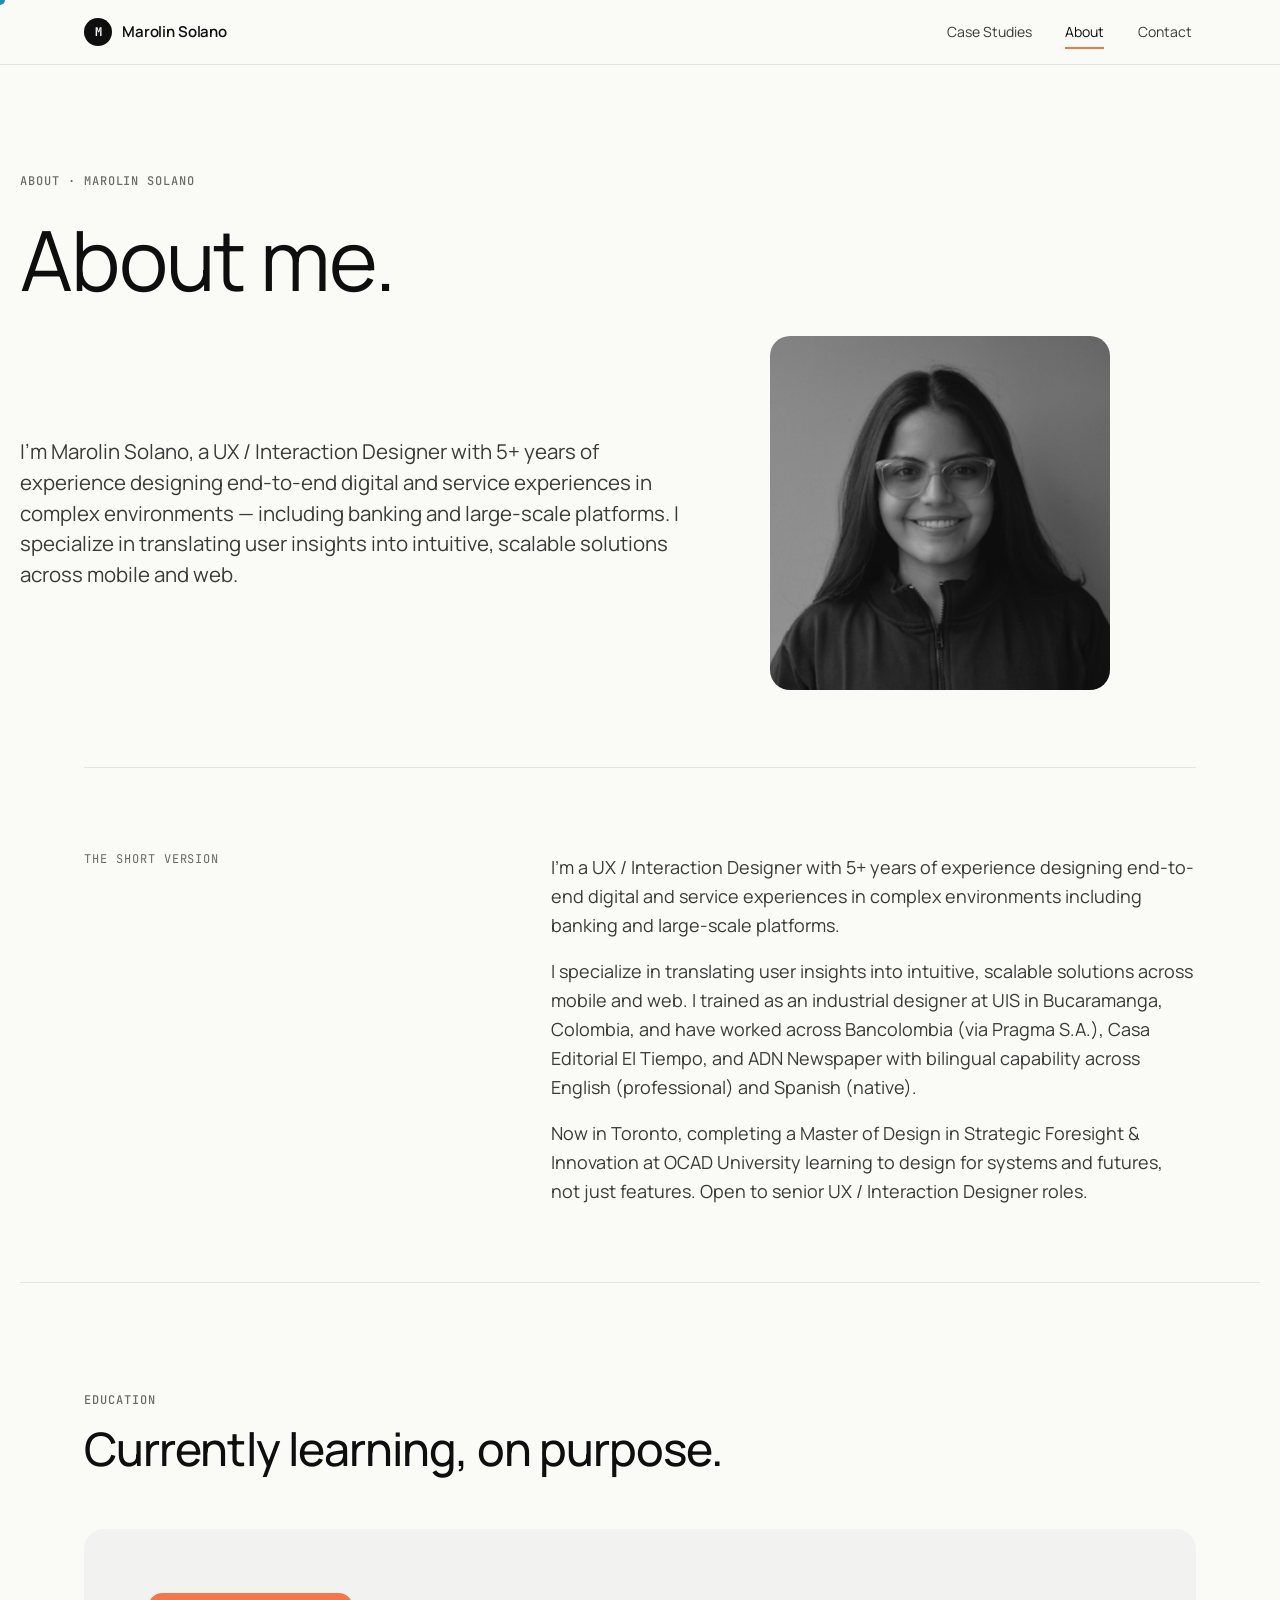
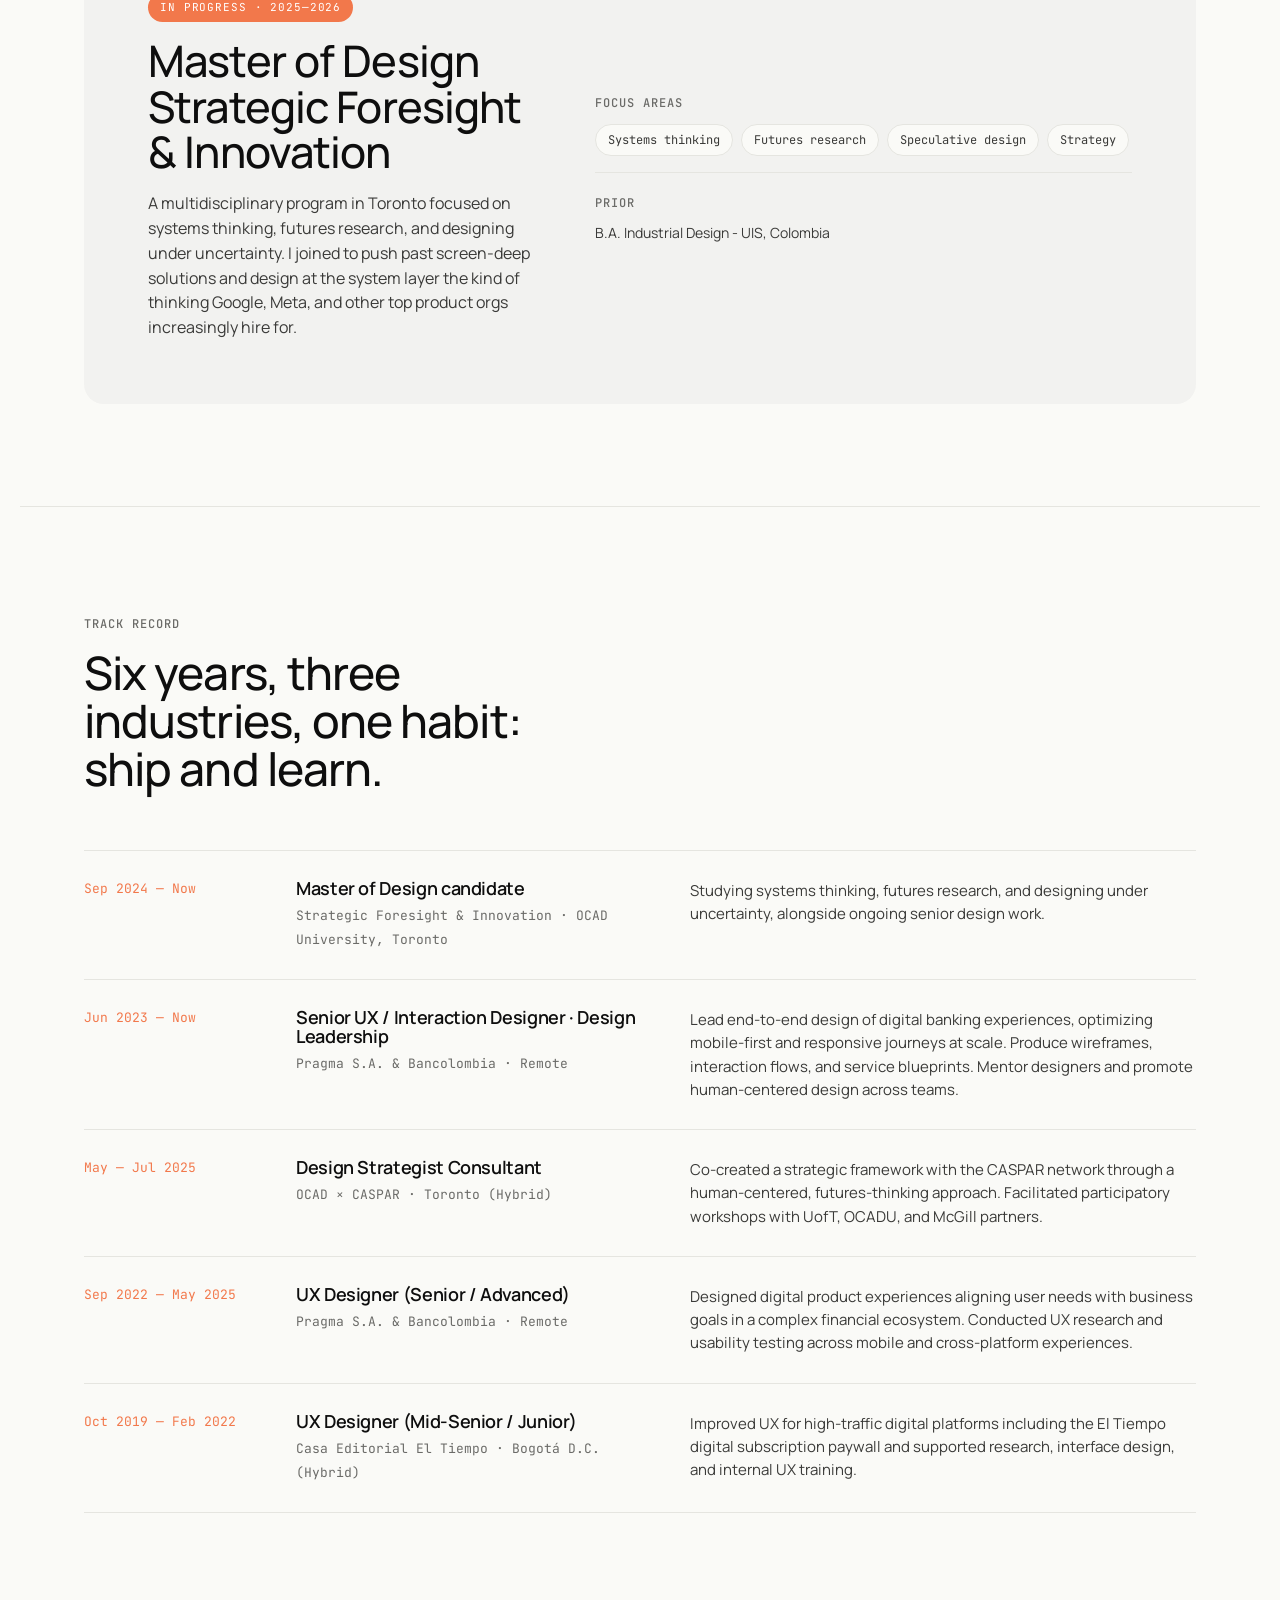
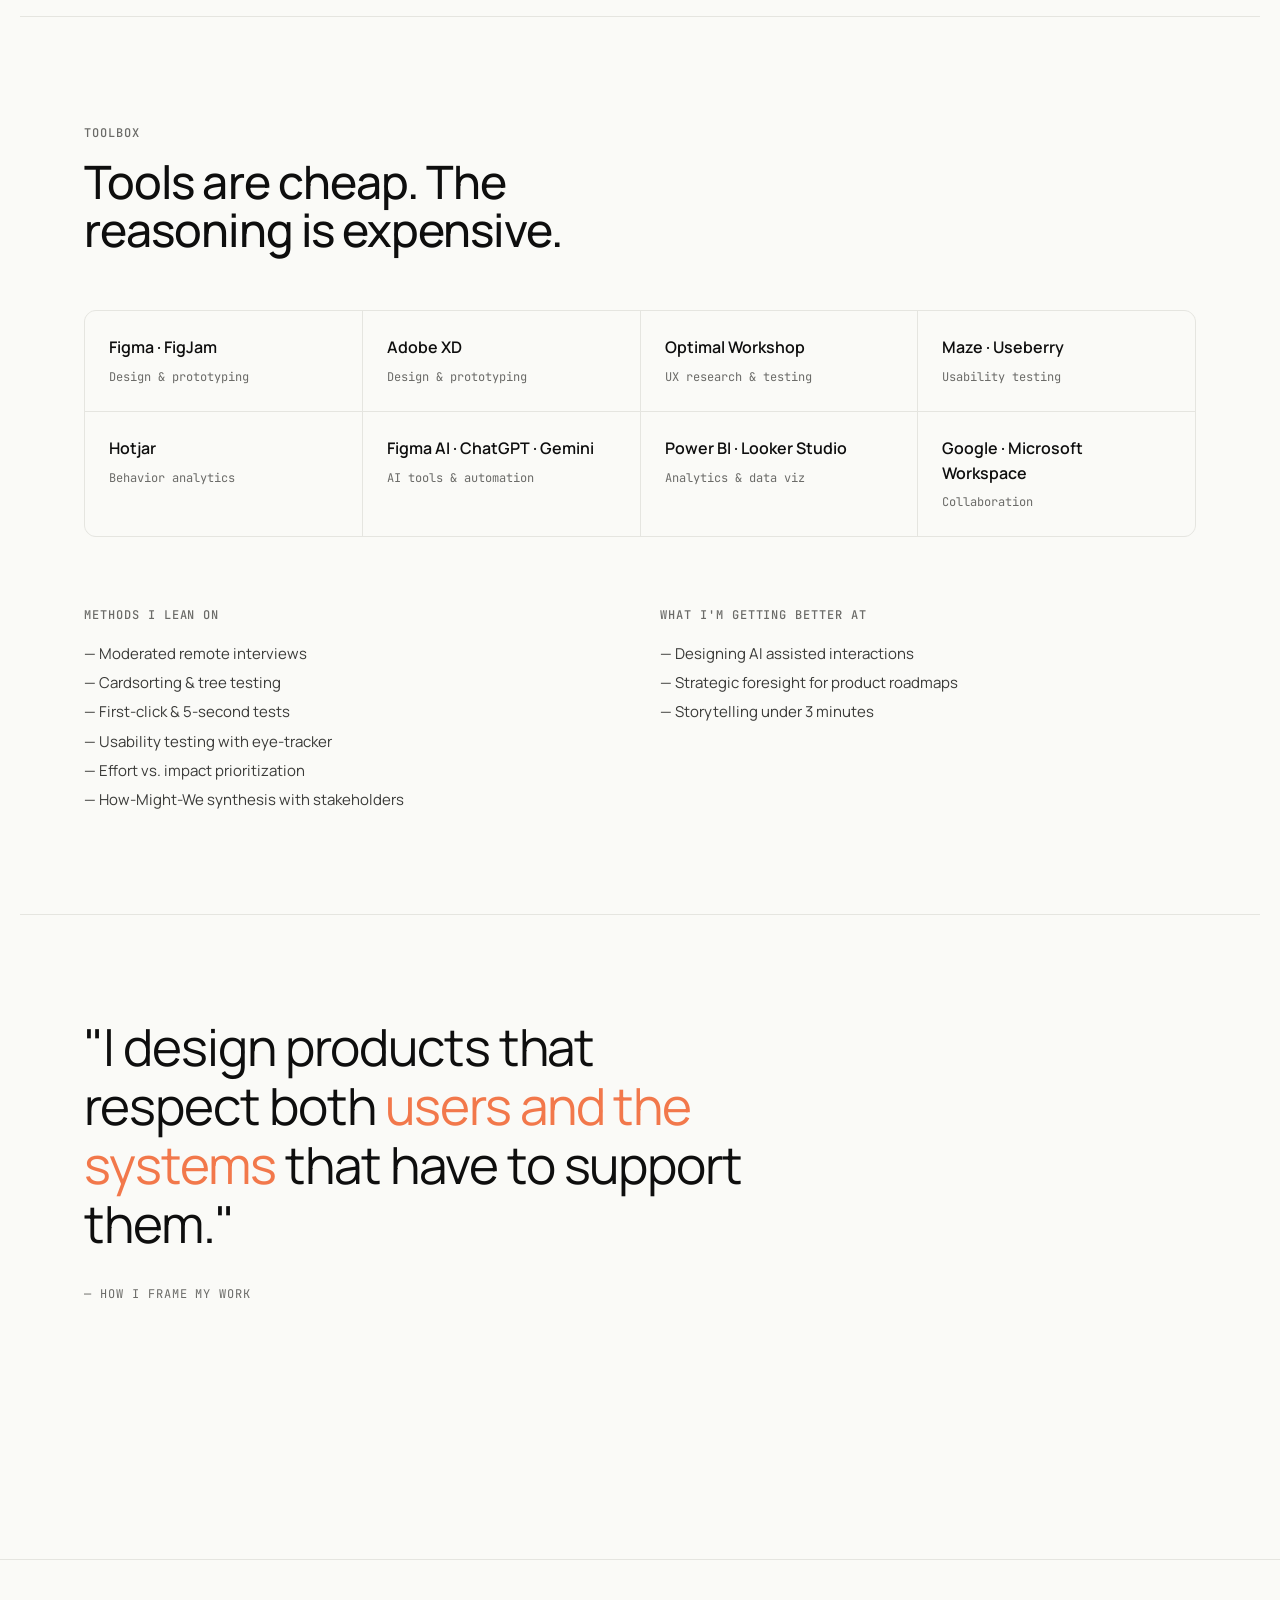
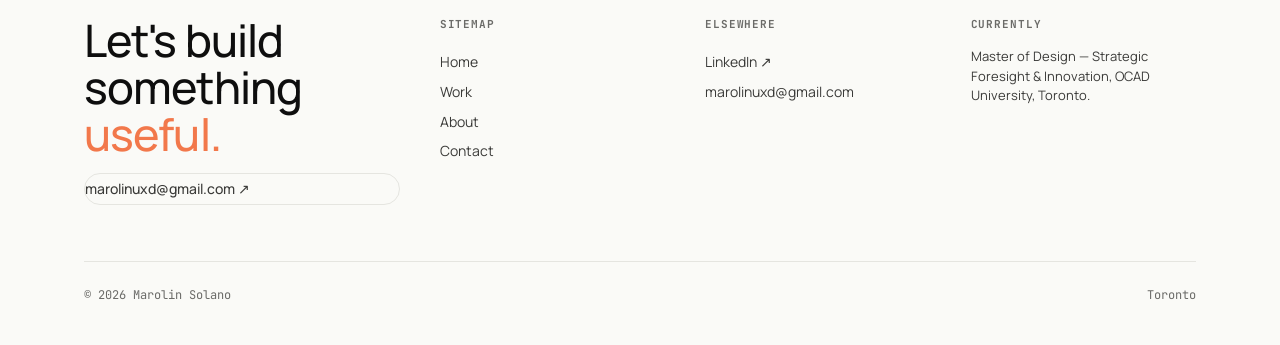
<file: about.html>
<!doctype html>
<html lang="en">
<head>
<meta charset="utf-8" />
<meta name="viewport" content="width=device-width,initial-scale=1" />
<title>About — Marolin Solano</title>
<link rel="stylesheet" href="styles.css" />
<style>
  .about-hero { padding: clamp(56px, 8vw, 120px) 0 clamp(40px, 6vw, 80px); }
  .about-hero h1 { max-width: 18ch; margin-bottom: 32px; }
  .about-hero .lead { max-width: 60ch; }

  .bio-grid {
    display: grid; grid-template-columns: 1fr 1.6fr; gap: clamp(32px, 5vw, 80px);
    padding-block: clamp(48px, 6vw, 96px);
    border-top: 1px solid var(--rule);
  }
  @media (max-width: 820px) { .bio-grid { grid-template-columns: 1fr; } }
  .bio-grid .label { font-family: var(--f-mono); font-size: 12px; color: var(--fg-3); text-transform: uppercase; letter-spacing: 0.08em; }
  .bio-grid p { font-size: 18px; line-height: 1.6; max-width: 60ch; margin-top: 8px; }
  .bio-grid p + p { margin-top: 18px; }

  .now-grid {
    display: grid; grid-template-columns: repeat(3, 1fr); gap: 1px;
    background: var(--rule); border-block: 1px solid var(--rule); margin-top: 48px;
  }
  @media (max-width: 760px) { .now-grid { grid-template-columns: 1fr; } }
  .now-cell { background: var(--bg); padding: 32px 24px; }
  .now-cell .eyebrow { margin-bottom: 16px; display: block; }
  .now-cell h4 { margin-bottom: 8px; font-size: 18px; font-weight: 600; }
  .now-cell p { font-size: 14px; color: var(--fg-3); }
  .now-cell.featured { background: var(--accent); color: #fff; }
  .now-cell.featured .eyebrow { color: rgba(255,255,255,.7); }
  .now-cell.featured p { color: rgba(255,255,255,.85); }

  .toolbox {
    padding-block: clamp(56px, 8vw, 120px);
    border-top: 1px solid var(--rule);
  }
  .toolbox h2 { max-width: 18ch; margin-bottom: 56px; }
  .tool-grid {
    display: grid; grid-template-columns: repeat(4, 1fr); gap: 1px;
    background: var(--rule); border: 1px solid var(--rule); border-radius: var(--r-md); overflow: hidden;
  }
  @media (max-width: 760px) { .tool-grid { grid-template-columns: repeat(2, 1fr); } }
  .tool {
    background: var(--bg); padding: 24px; display: flex; flex-direction: column; gap: 8px;
    transition: background var(--t-fast);
  }
  .tool:hover { background: var(--bg-2); }
  .tool b { font-size: 16px; font-weight: 600; }
  .tool span { font-size: 12px; color: var(--fg-3); font-family: var(--f-mono); }

  .timeline {
    padding-block: clamp(56px, 8vw, 120px);
    border-top: 1px solid var(--rule);
  }
  .timeline h2 { margin-bottom: 56px; max-width: 16ch; }
  .tl-row {
    display: grid; grid-template-columns: 180px 1fr 1.4fr; gap: 32px;
    padding: 28px 0; border-top: 1px solid var(--rule);
    align-items: start;
  }
  @media (max-width: 820px) { .tl-row { grid-template-columns: 1fr; gap: 12px; } }
  .tl-row:last-child { border-bottom: 1px solid var(--rule); }
  .tl-when { font-family: var(--f-mono); font-size: 13px; color: var(--accent); }
  .tl-what h4 { font-size: 18px; margin-bottom: 4px; font-weight: 600; }
  .tl-what span { font-size: 13px; color: var(--fg-3); font-family: var(--f-mono); }
  .tl-detail { color: var(--fg-2); font-size: 15px; max-width: 56ch; }

  .studies {
    padding-block: clamp(56px, 8vw, 120px);
    border-top: 1px solid var(--rule);
  }
  .studies-card {
    background: var(--bg-2); border-radius: var(--r-lg);
    padding: clamp(32px, 5vw, 64px);
    display: grid; grid-template-columns: 1fr 1.4fr; gap: clamp(32px, 5vw, 64px);
    align-items: center;
  }
  @media (max-width: 760px) { .studies-card { grid-template-columns: 1fr; } }
  .studies-card .badge {
    display: inline-flex; align-items: center; gap: 8px;
    padding: 6px 12px; border-radius: 999px; background: var(--accent); color: #fff;
    font-family: var(--f-mono); font-size: 11px; letter-spacing: 0.08em; text-transform: uppercase;
  }
  .studies-card h3 { margin: 16px 0; font-size: clamp(28px, 3.4vw, 44px); }
  .studies-card p { font-size: 16px; max-width: 50ch; }

  .quote-block {
    padding-block: clamp(56px, 8vw, 120px);
    border-top: 1px solid var(--rule);
  }
  .quote-block blockquote {
    font-family: var(--f-display); font-size: clamp(28px, 4vw, 56px);
    line-height: 1.15; letter-spacing: -0.02em; max-width: 22ch; font-weight: 400;
  }
  .quote-block blockquote em { color: var(--accent); font-style: normal; }
  .quote-block cite {
    display: block; margin-top: 32px; font-style: normal; font-family: var(--f-mono);
    font-size: 12px; color: var(--fg-3); letter-spacing: 0.08em; text-transform: uppercase;
  }
</style>
</head>
<body>
<a href="#main" class="skip-link">Skip to main content</a>
<div data-chrome="nav"></div>

<main id="main">
  <section class="container about-hero">
    <span class="eyebrow reveal">About · Marolin Solano</span>
    <h1 class="reveal" style="margin-top: 24px;" data-i18n="about.title">About me.</h1>
    <div style="display: grid; grid-template-columns: 1.4fr 1fr; gap: clamp(32px, 5vw, 64px); align-items: center; margin-top: 32px;">
      <p class="lead reveal" data-i18n="about.bio">
        I'm Marolin Solano, a UX / Interaction Designer with 5+ years of experience designing end-to-end digital and service experiences in complex environments — including banking and large-scale platforms. I specialize in translating user insights into intuitive, scalable solutions across mobile and web.
      </p>
      <img src="images/marolin-photo.jpg" alt="Marolin Solano" style="width: 100%; max-width: 340px; border-radius: var(--r-lg); object-fit: cover; reveal" />
    </div>
  </section>

  <section class="container">
    <div class="bio-grid">
      <div class="reveal">
        <span class="label">The short version</span>
      </div>
      <div class="reveal">
        <p>I'm a UX / Interaction Designer with 5+ years of experience designing end-to-end digital and service experiences in complex environments including banking and large-scale platforms.</p>
        <p>I specialize in translating user insights into intuitive, scalable solutions across mobile and web. I trained as an industrial designer at UIS in Bucaramanga, Colombia, and have worked across Bancolombia (via Pragma S.A.), Casa Editorial El Tiempo, and ADN Newspaper with bilingual capability across English (professional) and Spanish (native).</p>
        <p>Now in Toronto, completing a Master of Design in Strategic Foresight &amp; Innovation at OCAD University learning to design for systems and futures, not just features. Open to senior UX / Interaction Designer roles.</p>
      </div>
    </div>

  </section>

  <section class="container studies">
    <span class="eyebrow reveal">Education</span>
    <h2 class="reveal" style="margin-top: 14px; margin-bottom: 56px;">Currently learning, on purpose.</h2>
    <div class="studies-card reveal">
      <div>
        <span class="badge">In progress · 2025—2026</span>
        <h3>Master of Design  Strategic Foresight &amp; Innovation</h3>
        <p>A multidisciplinary program in Toronto focused on systems thinking, futures research, and designing under uncertainty. I joined to push past screen-deep solutions and design at the system layer the kind of thinking Google, Meta, and other top product orgs increasingly hire for.</p>
      </div>
      <div style="display: grid; gap: 16px;">
        <div>
          <span class="eyebrow">Focus areas</span>
          <div style="margin-top: 10px; display:flex; flex-wrap: wrap; gap: 8px;">
            <span class="chip">Systems thinking</span>
            <span class="chip">Futures research</span>
            <span class="chip">Speculative design</span>
            <span class="chip">Strategy</span>
          </div>
        </div>
        <div style="border-top: 1px solid var(--rule); padding-top: 16px;">
          <span class="eyebrow">Prior</span>
          <p style="font-size: 14px; margin-top: 8px;">B.A. Industrial Design - UIS, Colombia</p>
        </div>
      </div>
    </div>
  </section>

  <section class="container timeline">
    <span class="eyebrow reveal">Track record</span>
    <h2 class="reveal" style="margin-top: 14px;">Six years, three industries, one habit: ship and learn.</h2>

    <div class="tl-row reveal">
      <span class="tl-when">Sep 2024 — Now</span>
      <div class="tl-what">
        <h4>Master of Design candidate</h4>
        <span>Strategic Foresight & Innovation · OCAD University, Toronto</span>
      </div>
      <p class="tl-detail">Studying systems thinking, futures research, and designing under uncertainty, alongside ongoing senior design work.</p>
    </div>

    <div class="tl-row reveal">
      <span class="tl-when">Jun 2023 — Now</span>
      <div class="tl-what">
        <h4>Senior UX / Interaction Designer · Design Leadership</h4>
        <span>Pragma S.A. & Bancolombia · Remote</span>
      </div>
      <p class="tl-detail">Lead end-to-end design of digital banking experiences, optimizing mobile-first and responsive journeys at scale. Produce wireframes, interaction flows, and service blueprints. Mentor designers and promote human-centered design across teams.</p>
    </div>

    <div class="tl-row reveal">
      <span class="tl-when">May — Jul 2025</span>
      <div class="tl-what">
        <h4>Design Strategist Consultant</h4>
        <span>OCAD × CASPAR · Toronto (Hybrid)</span>
      </div>
      <p class="tl-detail">Co-created a strategic framework with the CASPAR network through a human-centered, futures-thinking approach. Facilitated participatory workshops with UofT, OCADU, and McGill partners.</p>
    </div>

    <div class="tl-row reveal">
      <span class="tl-when">Sep 2022 — May 2025</span>
      <div class="tl-what">
        <h4>UX Designer (Senior / Advanced)</h4>
        <span>Pragma S.A. & Bancolombia · Remote</span>
      </div>
      <p class="tl-detail">Designed digital product experiences aligning user needs with business goals in a complex financial ecosystem. Conducted UX research and usability testing across mobile and cross-platform experiences.</p>
    </div>

    <div class="tl-row reveal">
      <span class="tl-when">Oct 2019 — Feb 2022</span>
      <div class="tl-what">
        <h4>UX Designer (Mid-Senior / Junior)</h4>
        <span>Casa Editorial El Tiempo · Bogotá D.C. (Hybrid)</span>
      </div>
      <p class="tl-detail">Improved UX for high-traffic digital platforms including the El Tiempo digital subscription paywall and supported research, interface design, and internal UX training.</p>
    </div>
  </section>

  <section class="container toolbox">
    <span class="eyebrow reveal">Toolbox</span>
    <h2 class="reveal" style="margin-top: 14px;">Tools are cheap. The reasoning is expensive.</h2>

    <div class="tool-grid reveal" style="margin-top: 40px;">
      <div class="tool"><b>Figma · FigJam</b><span>Design & prototyping</span></div>
      <div class="tool"><b>Adobe XD</b><span>Design & prototyping</span></div>
      <div class="tool"><b>Optimal Workshop</b><span>UX research & testing</span></div>
      <div class="tool"><b>Maze · Useberry</b><span>Usability testing</span></div>
      <div class="tool"><b>Hotjar</b><span>Behavior analytics</span></div>
      <div class="tool"><b>Figma AI · ChatGPT · Gemini</b><span>AI tools & automation</span></div>
      <div class="tool"><b>Power BI · Looker Studio</b><span>Analytics & data viz</span></div>
      <div class="tool"><b>Google · Microsoft Workspace</b><span>Collaboration</span></div>
    </div>

    <div style="margin-top: 64px; display: grid; grid-template-columns: 1fr 1fr; gap: 40px;">
      <div class="reveal">
        <span class="eyebrow">Methods I lean on</span>
        <ul style="margin-top: 16px; display: grid; gap: 6px; list-style: none; font-size: 15px; color: var(--fg-2);">
          <li>— Moderated remote interviews </li>
          <li>— Cardsorting & tree testing</li>
          <li>— First-click & 5-second tests</li>
          <li>— Usability testing with eye-tracker</li>
          <li>— Effort vs. impact prioritization</li>
          <li>— How-Might-We synthesis with stakeholders</li>
        </ul>
      </div>
      <div class="reveal">
        <span class="eyebrow">What I'm getting better at</span>
        <ul style="margin-top: 16px; display: grid; gap: 6px; list-style: none; font-size: 15px; color: var(--fg-2);">
          <li>— Designing AI assisted interactions</li>
          <li>— Strategic foresight for product roadmaps</li>
          <li>— Storytelling under 3 minutes</li>
          <li>
</li>
        </ul>
      </div>
    </div>
  </section>

  <section class="container quote-block reveal">
    <blockquote>
      "I design products that respect both <em>users and the systems</em> that have to support them."
    </blockquote>
    <cite>— HOW I FRAME MY WORK</cite>
  </section>
</main>

<div data-chrome="footer"></div>

<script src="app.js"></script>
<script src="chrome.js"></script>
<script>window.renderChrome('about');</script>
</body>
</html>
</file>
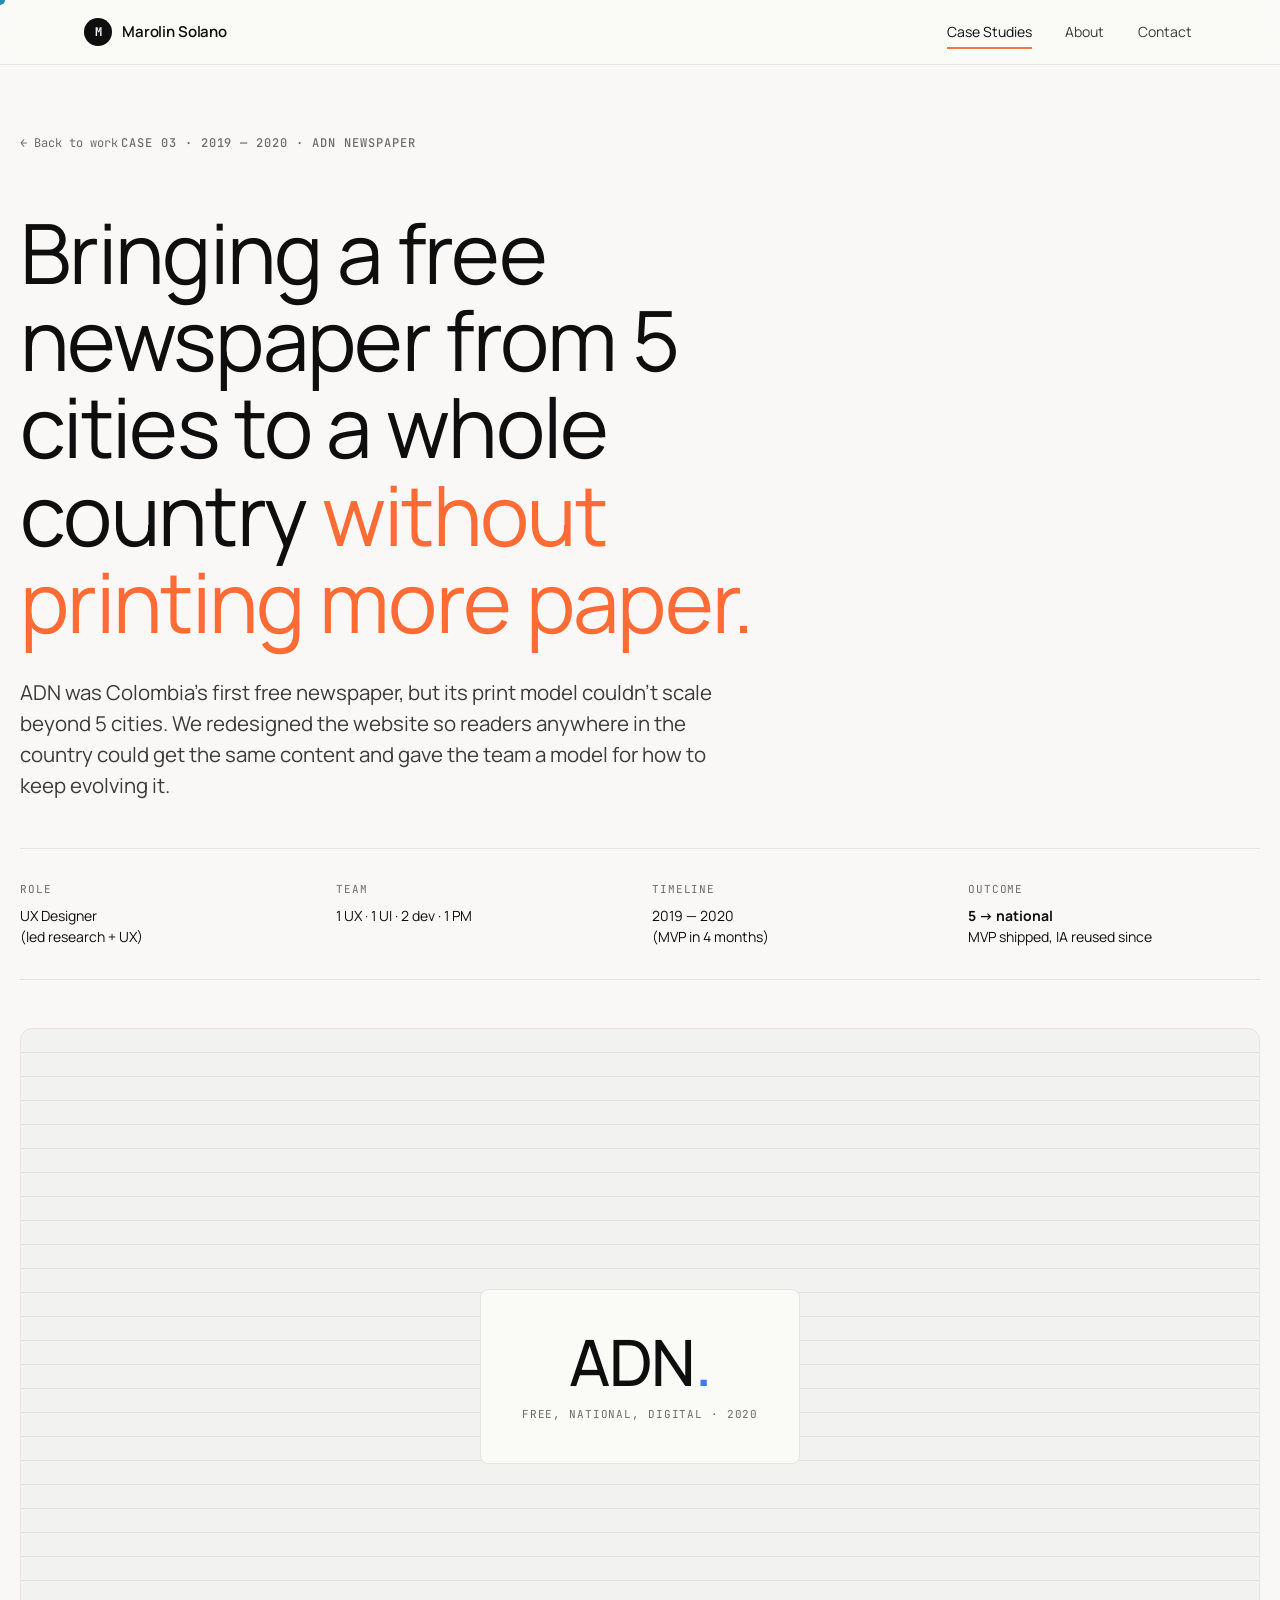
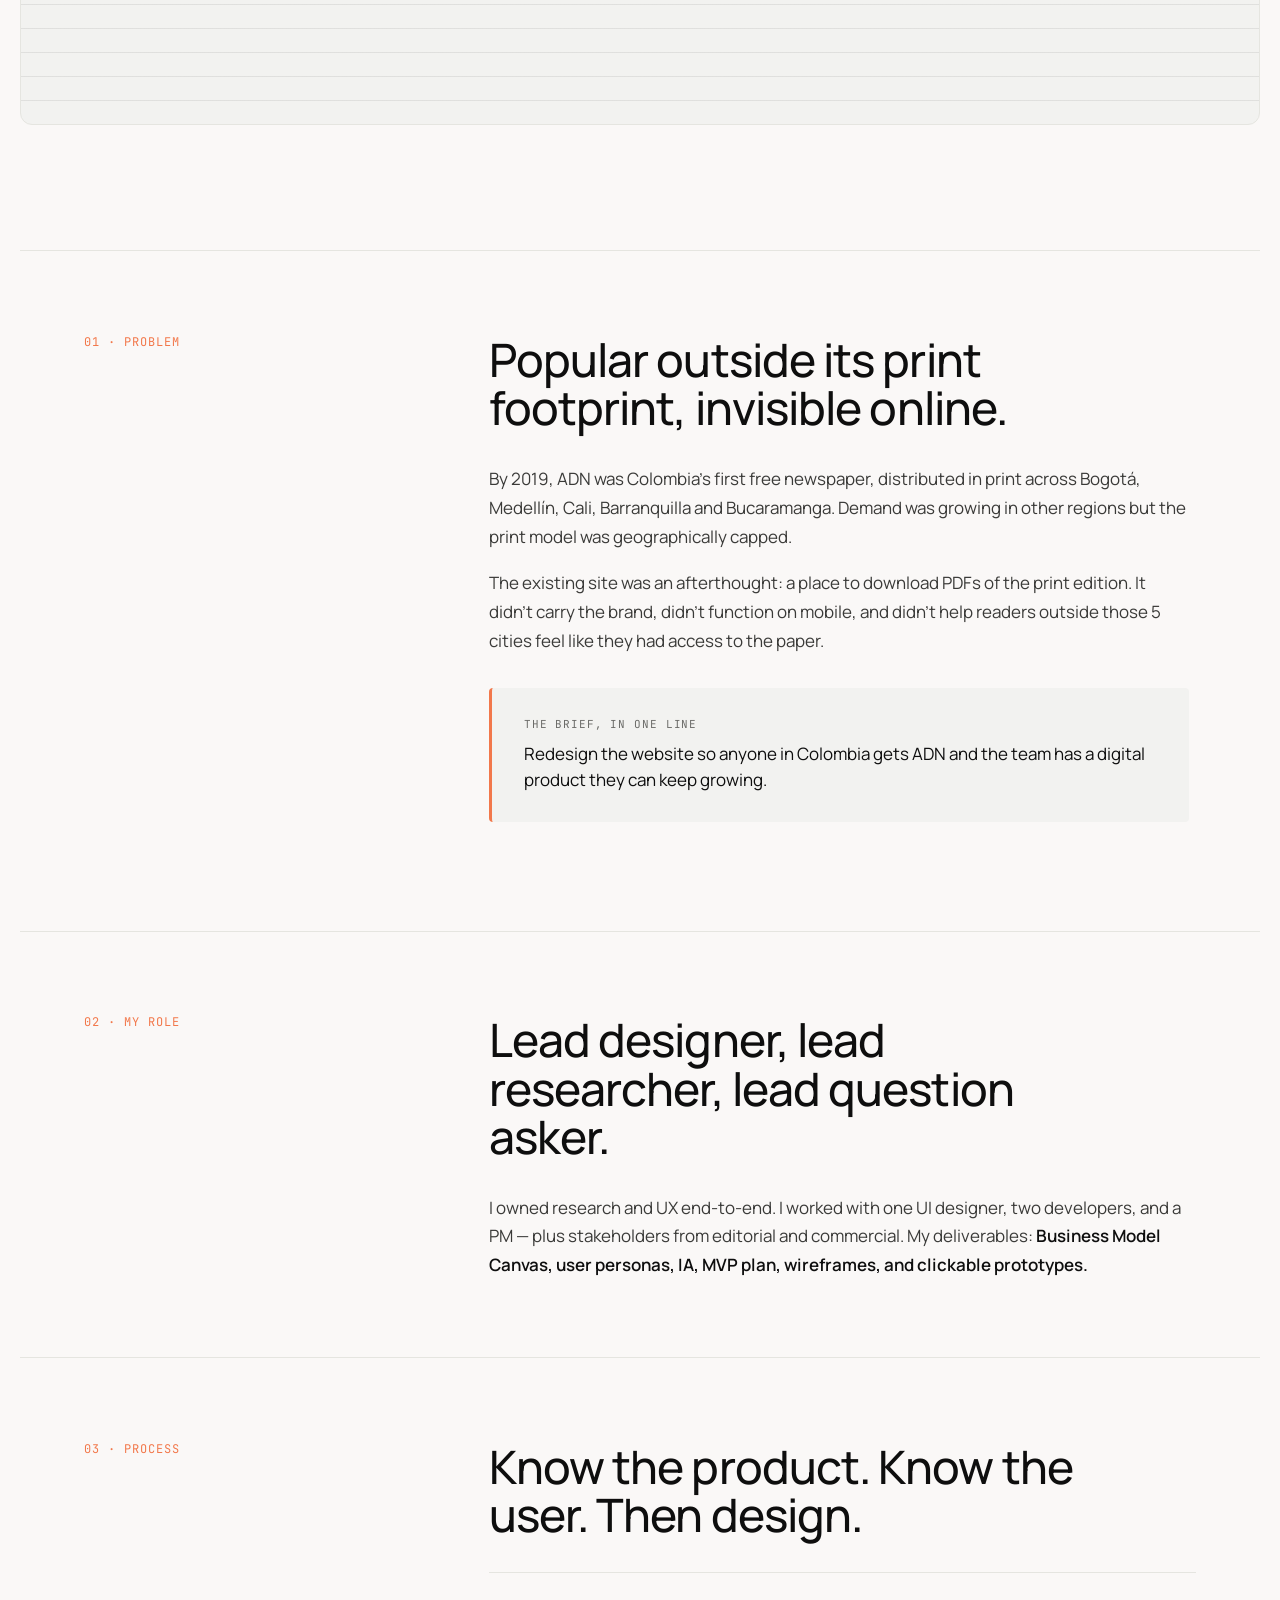
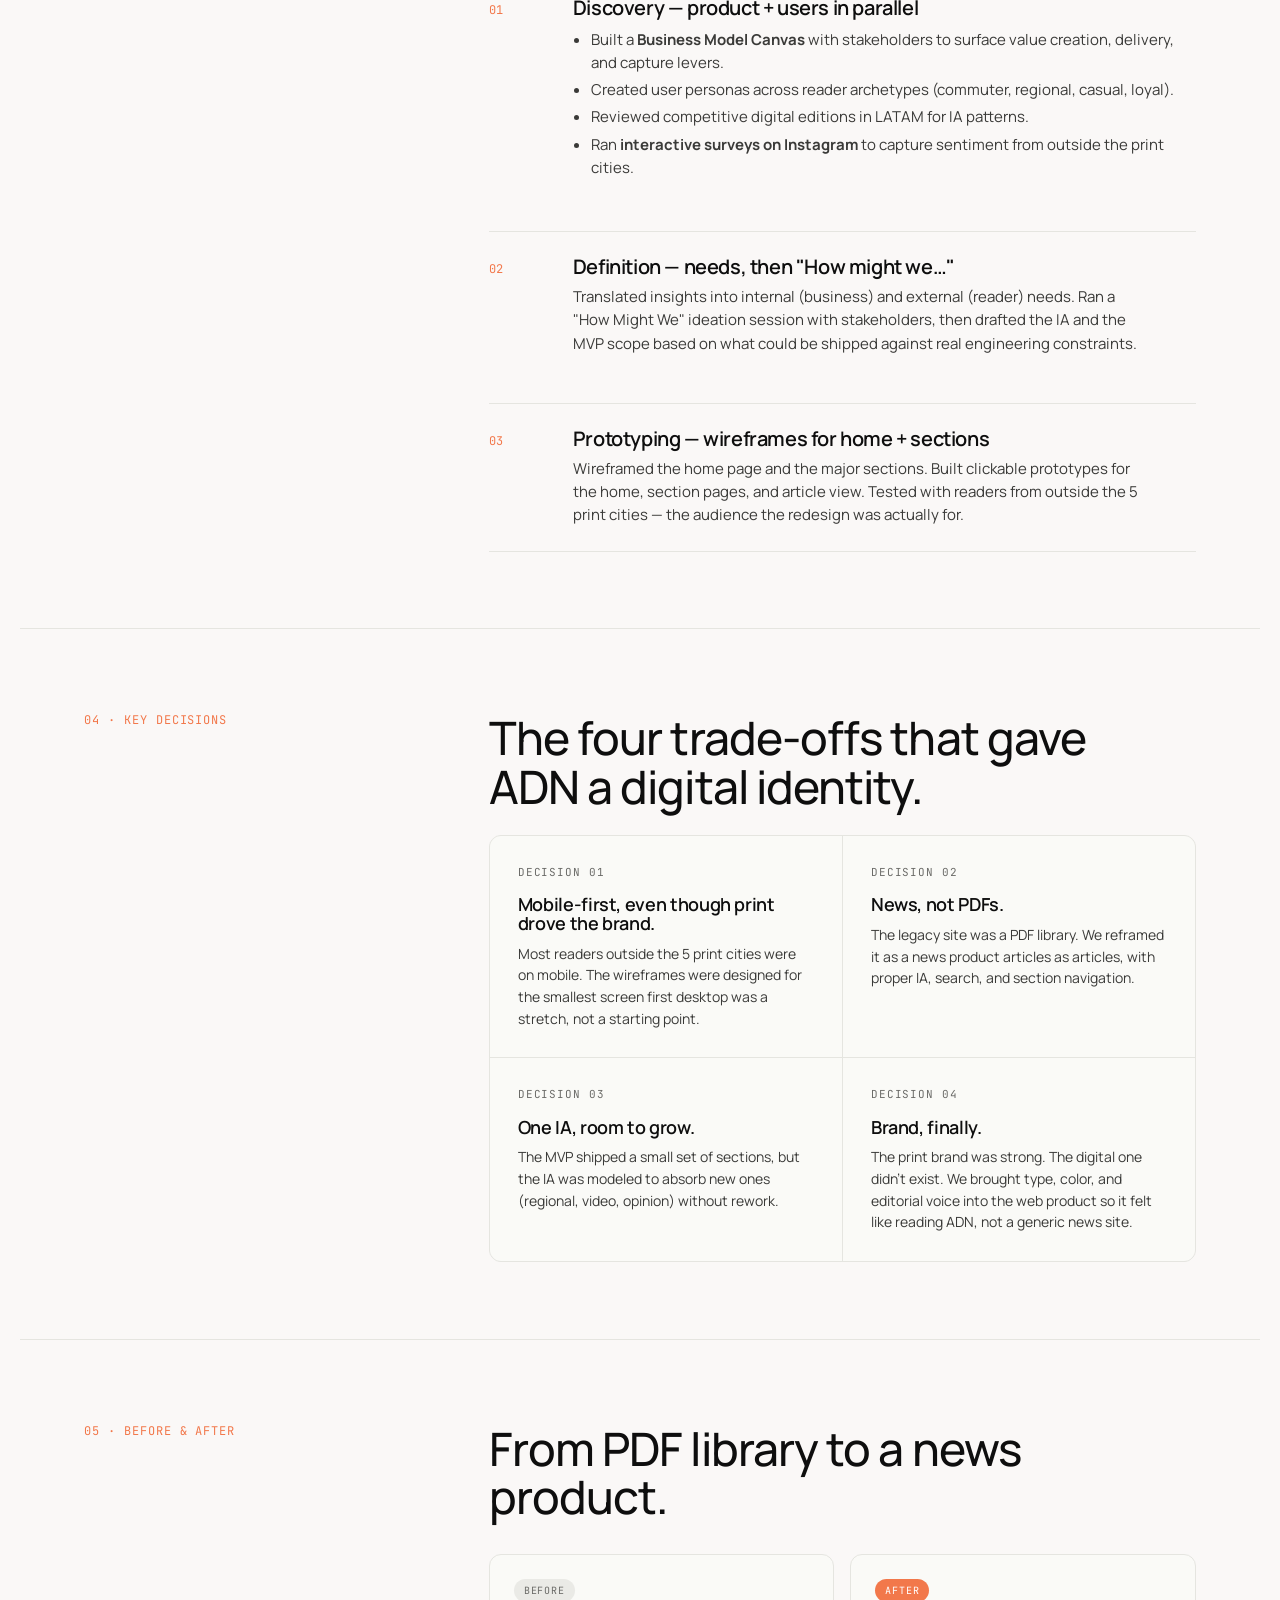
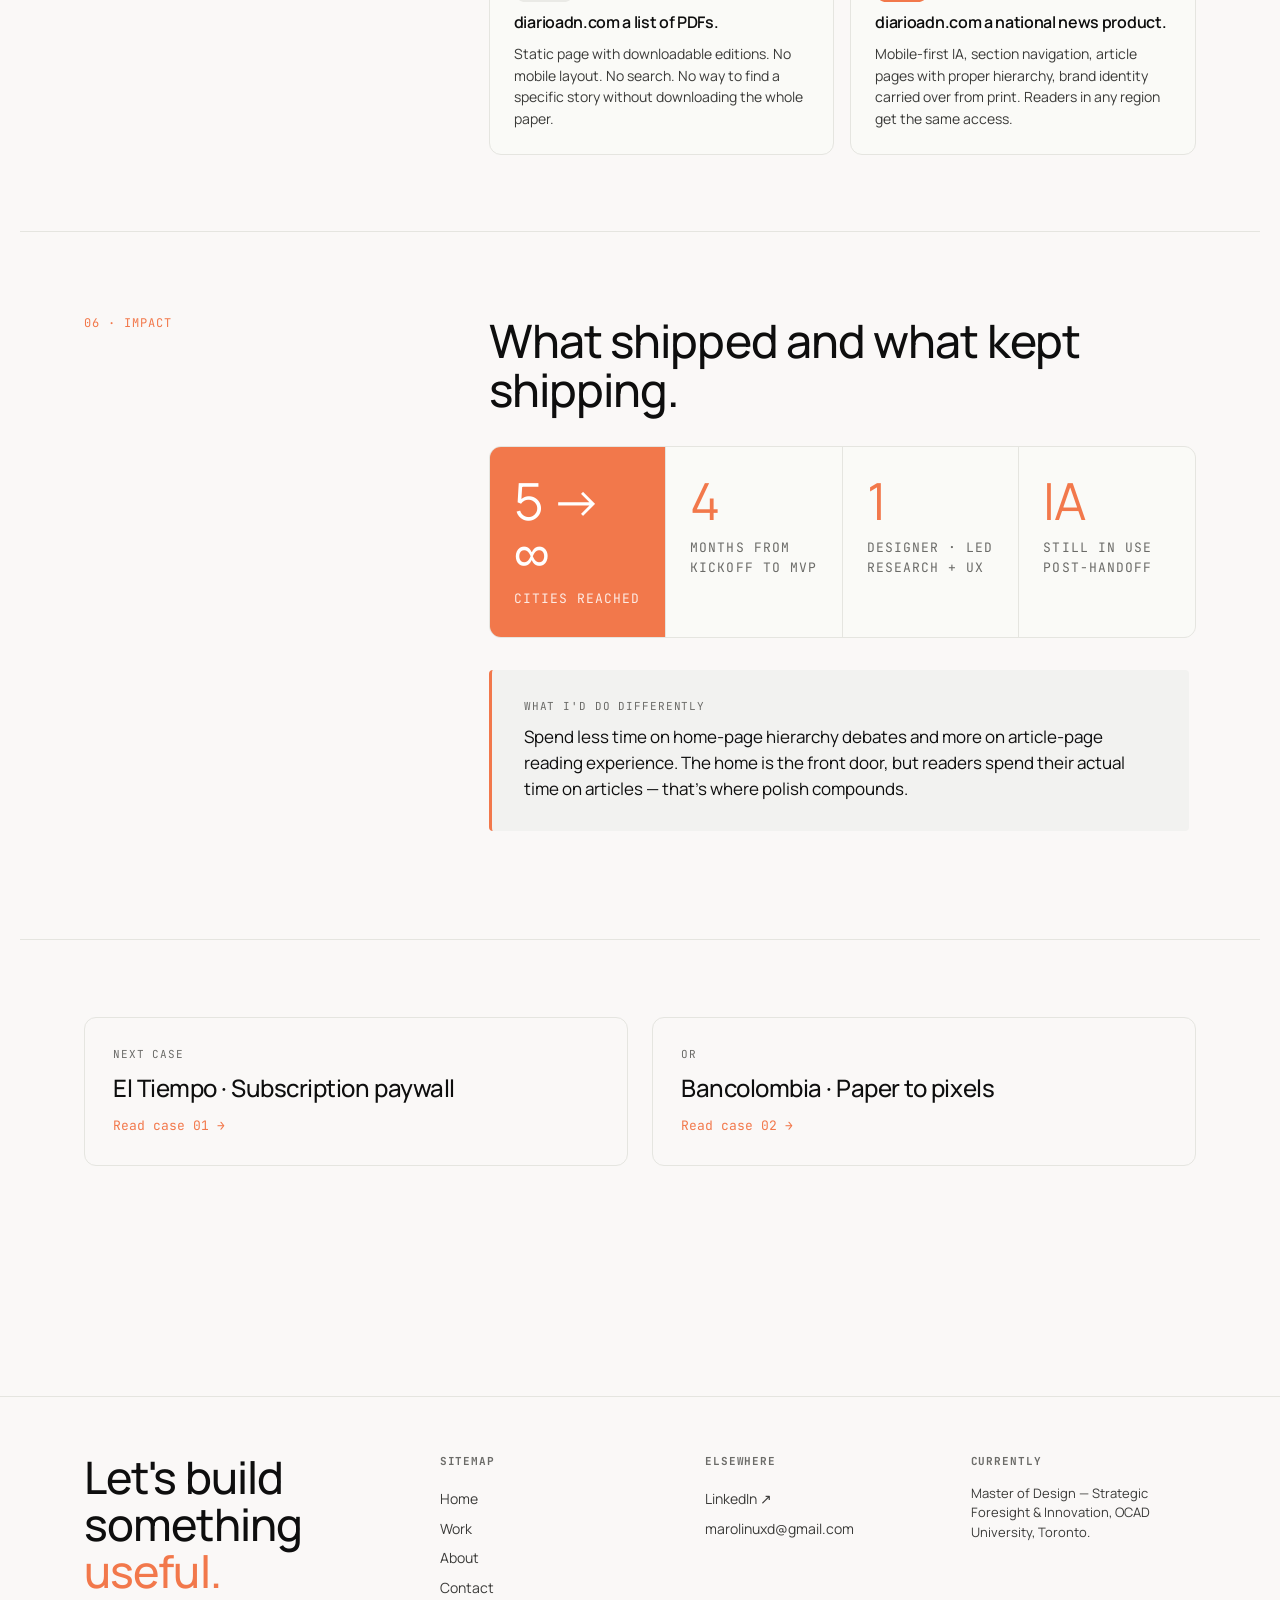
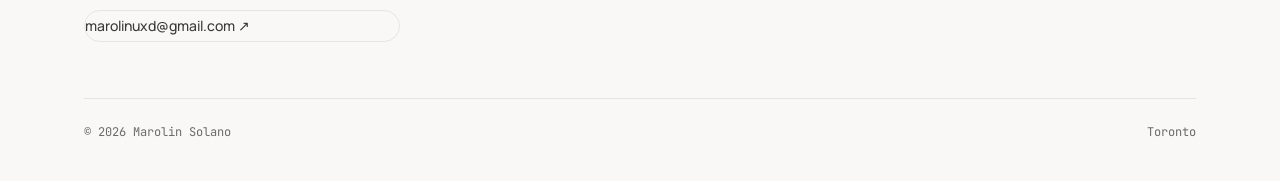
<file: case-adn.html>
<!DOCTYPE html><html lang="en" data-theme="light" data-intensity="1" data-hero="asymmetric" data-connect-padding="compact" style="--f-display: 'Inter Tight', sans-serif; --f-body: 'Inter Tight', sans-serif;"><head>


<meta charset="utf-8">
<meta name="viewport" content="width=device-width,initial-scale=1">
<title>ADN · Web Redesign — Marolin Solano</title>
<link rel="stylesheet" href="styles.css">
<link rel="stylesheet" href="case-study.css">
<style>
  .adn-cover { background: var(--bg-2); border: 1px solid var(--rule); }
  .adn-cover::before {
    content: ''; position: absolute; inset: 0;
    background: repeating-linear-gradient(0deg, transparent 0 23px, color-mix(in srgb, var(--fg) 8%, transparent) 23px 24px);
  }
  .adn-cover .inner {
    position: relative; z-index: 1; width: 100%; height: 100%; display: grid; place-items: center; padding: 32px;
  }
  .adn-cover .card {
    background: var(--bg); border: 1px solid var(--rule); border-radius: 8px;
    padding: 40px; text-align: center; min-width: 320px;
  }
  .adn-cover .card b { display: block; font-family: var(--f-display); font-size: clamp(48px, 5vw, 80px); font-weight: 500; letter-spacing: -0.02em; line-height: 1; }
  .adn-cover .card b em { color: var(--blue); font-style: normal; }
  .adn-cover .card span { display: block; font-family: var(--f-mono); font-size: 11px; color: var(--fg-3); margin-top: 12px; letter-spacing: 0.08em; text-transform: uppercase; }
</style>
<script>"use strict";

var _jsxFileName = "/https:/019de546-a0fe-79f3-917f-78d200fea400.claudeusercontent.com/v1/design/projects/019de546-a0fe-79f3-917f-78d200fea400/serve/tweaks-panel.jsx";
function ownKeys(e, r) { var t = Object.keys(e); if (Object.getOwnPropertySymbols) { var o = Object.getOwnPropertySymbols(e); r && (o = o.filter(function (r) { return Object.getOwnPropertyDescriptor(e, r).enumerable; })), t.push.apply(t, o); } return t; }
function _objectSpread(e) { for (var r = 1; r < arguments.length; r++) { var t = null != arguments[r] ? arguments[r] : {}; r % 2 ? ownKeys(Object(t), !0).forEach(function (r) { _defineProperty(e, r, t[r]); }) : Object.getOwnPropertyDescriptors ? Object.defineProperties(e, Object.getOwnPropertyDescriptors(t)) : ownKeys(Object(t)).forEach(function (r) { Object.defineProperty(e, r, Object.getOwnPropertyDescriptor(t, r)); }); } return e; }
function _defineProperty(e, r, t) { return (r = _toPropertyKey(r)) in e ? Object.defineProperty(e, r, { value: t, enumerable: !0, configurable: !0, writable: !0 }) : e[r] = t, e; }
function _toPropertyKey(t) { var i = _toPrimitive(t, "string"); return "symbol" == _typeof(i) ? i : i + ""; }
function _toPrimitive(t, r) { if ("object" != _typeof(t) || !t) return t; var e = t[Symbol.toPrimitive]; if (void 0 !== e) { var i = e.call(t, r || "default"); if ("object" != _typeof(i)) return i; throw new TypeError("@@toPrimitive must return a primitive value."); } return ("string" === r ? String : Number)(t); }
function _typeof(o) { "@babel/helpers - typeof"; return _typeof = "function" == typeof Symbol && "symbol" == typeof Symbol.iterator ? function (o) { return typeof o; } : function (o) { return o && "function" == typeof Symbol && o.constructor === Symbol && o !== Symbol.prototype ? "symbol" : typeof o; }, _typeof(o); }
function _slicedToArray(r, e) { return _arrayWithHoles(r) || _iterableToArrayLimit(r, e) || _unsupportedIterableToArray(r, e) || _nonIterableRest(); }
function _nonIterableRest() { throw new TypeError("Invalid attempt to destructure non-iterable instance.\nIn order to be iterable, non-array objects must have a [Symbol.iterator]() method."); }
function _unsupportedIterableToArray(r, a) { if (r) { if ("string" == typeof r) return _arrayLikeToArray(r, a); var t = {}.toString.call(r).slice(8, -1); return "Object" === t && r.constructor && (t = r.constructor.name), "Map" === t || "Set" === t ? Array.from(r) : "Arguments" === t || /^(?:Ui|I)nt(?:8|16|32)(?:Clamped)?Array$/.test(t) ? _arrayLikeToArray(r, a) : void 0; } }
function _arrayLikeToArray(r, a) { (null == a || a > r.length) && (a = r.length); for (var e = 0, n = Array(a); e < a; e++) n[e] = r[e]; return n; }
function _iterableToArrayLimit(r, l) { var t = null == r ? null : "undefined" != typeof Symbol && r[Symbol.iterator] || r["@@iterator"]; if (null != t) { var e, n, i, u, a = [], f = !0, o = !1; try { if (i = (t = t.call(r)).next, 0 === l) { if (Object(t) !== t) return; f = !1; } else for (; !(f = (e = i.call(t)).done) && (a.push(e.value), a.length !== l); f = !0); } catch (r) { o = !0, n = r; } finally { try { if (!f && null != t["return"] && (u = t["return"](), Object(u) !== u)) return; } finally { if (o) throw n; } } return a; } }
function _arrayWithHoles(r) { if (Array.isArray(r)) return r; }
// tweaks-panel.jsx
// Reusable Tweaks shell + form-control helpers.
//
// Owns the host protocol (listens for __activate_edit_mode / __deactivate_edit_mode,
// posts __edit_mode_available / __edit_mode_set_keys / __edit_mode_dismissed) so
// individual prototypes don't re-roll it. Ships a consistent set of controls so you
// don't hand-draw <input type="range">, segmented radios, steppers, etc.
//
// Usage (in an HTML file that loads React + Babel):
//
//   const TWEAK_DEFAULTS = /*EDITMODE-BEGIN*/{
//     "primaryColor": "#D97757",
//     "fontSize": 16,
//     "density": "regular",
//     "dark": false
//   }/*EDITMODE-END*/;
//
//   function App() {
//     const [t, setTweak] = useTweaks(TWEAK_DEFAULTS);
//     return (
//       <div style={{ fontSize: t.fontSize, color: t.primaryColor }}>
//         Hello
//         <TweaksPanel>
//           <TweakSection label="Typography" />
//           <TweakSlider label="Font size" value={t.fontSize} min={10} max={32} unit="px"
//                        onChange={(v) => setTweak('fontSize', v)} />
//           <TweakRadio  label="Density" value={t.density}
//                        options={['compact', 'regular', 'comfy']}
//                        onChange={(v) => setTweak('density', v)} />
//           <TweakSection label="Theme" />
//           <TweakColor  label="Primary" value={t.primaryColor}
//                        onChange={(v) => setTweak('primaryColor', v)} />
//           <TweakToggle label="Dark mode" value={t.dark}
//                        onChange={(v) => setTweak('dark', v)} />
//         </TweaksPanel>
//       </div>
//     );
//   }
//
// ─────────────────────────────────────────────────────────────────────────────

var __TWEAKS_STYLE = "\n  .twk-panel{position:fixed;right:16px;bottom:16px;z-index:2147483646;width:280px;\n    max-height:calc(100vh - 32px);display:flex;flex-direction:column;\n    background:rgba(250,249,247,.78);color:#29261b;\n    -webkit-backdrop-filter:blur(24px) saturate(160%);backdrop-filter:blur(24px) saturate(160%);\n    border:.5px solid rgba(255,255,255,.6);border-radius:14px;\n    box-shadow:0 1px 0 rgba(255,255,255,.5) inset,0 12px 40px rgba(0,0,0,.18);\n    font:11.5px/1.4 ui-sans-serif,system-ui,-apple-system,sans-serif;overflow:hidden}\n  .twk-hd{display:flex;align-items:center;justify-content:space-between;\n    padding:10px 8px 10px 14px;cursor:move;user-select:none}\n  .twk-hd b{font-size:12px;font-weight:600;letter-spacing:.01em}\n  .twk-x{appearance:none;border:0;background:transparent;color:rgba(41,38,27,.55);\n    width:22px;height:22px;border-radius:6px;cursor:default;font-size:13px;line-height:1}\n  .twk-x:hover{background:rgba(0,0,0,.06);color:#29261b}\n  .twk-body{padding:2px 14px 14px;display:flex;flex-direction:column;gap:10px;\n    overflow-y:auto;overflow-x:hidden;min-height:0;\n    scrollbar-width:thin;scrollbar-color:rgba(0,0,0,.15) transparent}\n  .twk-body::-webkit-scrollbar{width:8px}\n  .twk-body::-webkit-scrollbar-track{background:transparent;margin:2px}\n  .twk-body::-webkit-scrollbar-thumb{background:rgba(0,0,0,.15);border-radius:4px;\n    border:2px solid transparent;background-clip:content-box}\n  .twk-body::-webkit-scrollbar-thumb:hover{background:rgba(0,0,0,.25);\n    border:2px solid transparent;background-clip:content-box}\n  .twk-row{display:flex;flex-direction:column;gap:5px}\n  .twk-row-h{flex-direction:row;align-items:center;justify-content:space-between;gap:10px}\n  .twk-lbl{display:flex;justify-content:space-between;align-items:baseline;\n    color:rgba(41,38,27,.72)}\n  .twk-lbl>span:first-child{font-weight:500}\n  .twk-val{color:rgba(41,38,27,.5);font-variant-numeric:tabular-nums}\n\n  .twk-sect{font-size:10px;font-weight:600;letter-spacing:.06em;text-transform:uppercase;\n    color:rgba(41,38,27,.45);padding:10px 0 0}\n  .twk-sect:first-child{padding-top:0}\n\n  .twk-field{appearance:none;width:100%;height:26px;padding:0 8px;\n    border:.5px solid rgba(0,0,0,.1);border-radius:7px;\n    background:rgba(255,255,255,.6);color:inherit;font:inherit;outline:none}\n  .twk-field:focus{border-color:rgba(0,0,0,.25);background:rgba(255,255,255,.85)}\n  select.twk-field{padding-right:22px;\n    background-image:url(\"data:image/svg+xml;utf8,<svg xmlns='http://www.w3.org/2000/svg' width='10' height='6' viewBox='0 0 10 6'><path fill='rgba(0,0,0,.5)' d='M0 0h10L5 6z'/></svg>\");\n    background-repeat:no-repeat;background-position:right 8px center}\n\n  .twk-slider{appearance:none;-webkit-appearance:none;width:100%;height:4px;margin:6px 0;\n    border-radius:999px;background:rgba(0,0,0,.12);outline:none}\n  .twk-slider::-webkit-slider-thumb{-webkit-appearance:none;appearance:none;\n    width:14px;height:14px;border-radius:50%;background:#fff;\n    border:.5px solid rgba(0,0,0,.12);box-shadow:0 1px 3px rgba(0,0,0,.2);cursor:default}\n  .twk-slider::-moz-range-thumb{width:14px;height:14px;border-radius:50%;\n    background:#fff;border:.5px solid rgba(0,0,0,.12);box-shadow:0 1px 3px rgba(0,0,0,.2);cursor:default}\n\n  .twk-seg{position:relative;display:flex;padding:2px;border-radius:8px;\n    background:rgba(0,0,0,.06);user-select:none}\n  .twk-seg-thumb{position:absolute;top:2px;bottom:2px;border-radius:6px;\n    background:rgba(255,255,255,.9);box-shadow:0 1px 2px rgba(0,0,0,.12);\n    transition:left .15s cubic-bezier(.3,.7,.4,1),width .15s}\n  .twk-seg.dragging .twk-seg-thumb{transition:none}\n  .twk-seg button{appearance:none;position:relative;z-index:1;flex:1;border:0;\n    background:transparent;color:inherit;font:inherit;font-weight:500;min-height:22px;\n    border-radius:6px;cursor:default;padding:4px 6px;line-height:1.2;\n    overflow-wrap:anywhere}\n\n  .twk-toggle{position:relative;width:32px;height:18px;border:0;border-radius:999px;\n    background:rgba(0,0,0,.15);transition:background .15s;cursor:default;padding:0}\n  .twk-toggle[data-on=\"1\"]{background:#34c759}\n  .twk-toggle i{position:absolute;top:2px;left:2px;width:14px;height:14px;border-radius:50%;\n    background:#fff;box-shadow:0 1px 2px rgba(0,0,0,.25);transition:transform .15s}\n  .twk-toggle[data-on=\"1\"] i{transform:translateX(14px)}\n\n  .twk-num{display:flex;align-items:center;height:26px;padding:0 0 0 8px;\n    border:.5px solid rgba(0,0,0,.1);border-radius:7px;background:rgba(255,255,255,.6)}\n  .twk-num-lbl{font-weight:500;color:rgba(41,38,27,.6);cursor:ew-resize;\n    user-select:none;padding-right:8px}\n  .twk-num input{flex:1;min-width:0;height:100%;border:0;background:transparent;\n    font:inherit;font-variant-numeric:tabular-nums;text-align:right;padding:0 8px 0 0;\n    outline:none;color:inherit;-moz-appearance:textfield}\n  .twk-num input::-webkit-inner-spin-button,.twk-num input::-webkit-outer-spin-button{\n    -webkit-appearance:none;margin:0}\n  .twk-num-unit{padding-right:8px;color:rgba(41,38,27,.45)}\n\n  .twk-btn{appearance:none;height:26px;padding:0 12px;border:0;border-radius:7px;\n    background:rgba(0,0,0,.78);color:#fff;font:inherit;font-weight:500;cursor:default}\n  .twk-btn:hover{background:rgba(0,0,0,.88)}\n  .twk-btn.secondary{background:rgba(0,0,0,.06);color:inherit}\n  .twk-btn.secondary:hover{background:rgba(0,0,0,.1)}\n\n  .twk-swatch{appearance:none;-webkit-appearance:none;width:56px;height:22px;\n    border:.5px solid rgba(0,0,0,.1);border-radius:6px;padding:0;cursor:default;\n    background:transparent;flex-shrink:0}\n  .twk-swatch::-webkit-color-swatch-wrapper{padding:0}\n  .twk-swatch::-webkit-color-swatch{border:0;border-radius:5.5px}\n  .twk-swatch::-moz-color-swatch{border:0;border-radius:5.5px}\n";

// ── useTweaks ───────────────────────────────────────────────────────────────
// Single source of truth for tweak values. setTweak persists via the host
// (__edit_mode_set_keys → host rewrites the EDITMODE block on disk).
function useTweaks(defaults) {
  var _React$useState = React.useState(defaults),
    _React$useState2 = _slicedToArray(_React$useState, 2),
    values = _React$useState2[0],
    setValues = _React$useState2[1];
  // Accepts either setTweak('key', value) or setTweak({ key: value, ... }) so a
  // useState-style call doesn't write a "[object Object]" key into the persisted
  // JSON block.
  var setTweak = React.useCallback(function (keyOrEdits, val) {
    var edits = _typeof(keyOrEdits) === 'object' && keyOrEdits !== null ? keyOrEdits : _defineProperty({}, keyOrEdits, val);
    setValues(function (prev) {
      return _objectSpread(_objectSpread({}, prev), edits);
    });
    window.parent.postMessage({
      type: '__edit_mode_set_keys',
      edits: edits
    }, '*');
  }, []);
  return [values, setTweak];
}

// ── TweaksPanel ─────────────────────────────────────────────────────────────
// Floating shell. Registers the protocol listener BEFORE announcing
// availability — if the announce ran first, the host's activate could land
// before our handler exists and the toolbar toggle would silently no-op.
// The close button posts __edit_mode_dismissed so the host's toolbar toggle
// flips off in lockstep; the host echoes __deactivate_edit_mode back which
// is what actually hides the panel.
function TweaksPanel(_ref2) {
  var _txtHttps019de;
  var _ref2$title = _ref2.title,
    title = _ref2$title === void 0 ? 'Tweaks' : _ref2$title,
    children = _ref2.children;
  var _React$useState3 = React.useState(false),
    _React$useState4 = _slicedToArray(_React$useState3, 2),
    open = _React$useState4[0],
    setOpen = _React$useState4[1];
  var dragRef = React.useRef(null);
  var offsetRef = React.useRef({
    x: 16,
    y: 16
  });
  var PAD = 16;
  var clampToViewport = React.useCallback(function () {
    var panel = dragRef.current;
    if (!panel) return;
    var w = panel.offsetWidth,
      h = panel.offsetHeight;
    var maxRight = Math.max(PAD, window.innerWidth - w - PAD);
    var maxBottom = Math.max(PAD, window.innerHeight - h - PAD);
    offsetRef.current = {
      x: Math.min(maxRight, Math.max(PAD, offsetRef.current.x)),
      y: Math.min(maxBottom, Math.max(PAD, offsetRef.current.y))
    };
    panel.style.right = offsetRef.current.x + 'px';
    panel.style.bottom = offsetRef.current.y + 'px';
  }, []);
  React.useEffect(function () {
    if (!open) return;
    clampToViewport();
    if (typeof ResizeObserver === 'undefined') {
      window.addEventListener('resize', clampToViewport);
      return function () {
        return window.removeEventListener('resize', clampToViewport);
      };
    }
    var ro = new ResizeObserver(clampToViewport);
    ro.observe(document.documentElement);
    return function () {
      return ro.disconnect();
    };
  }, [open, clampToViewport]);
  React.useEffect(function () {
    var onMsg = function onMsg(e) {
      var _e$data;
      var t = e === null || e === void 0 || (_e$data = e.data) === null || _e$data === void 0 ? void 0 : _e$data.type;
      if (t === '__activate_edit_mode') setOpen(true);else if (t === '__deactivate_edit_mode') setOpen(false);
    };
    window.addEventListener('message', onMsg);
    window.parent.postMessage({
      type: '__edit_mode_available'
    }, '*');
    return function () {
      return window.removeEventListener('message', onMsg);
    };
  }, []);
  var dismiss = function dismiss() {
    setOpen(false);
    window.parent.postMessage({
      type: '__edit_mode_dismissed'
    }, '*');
  };
  var onDragStart = function onDragStart(e) {
    var panel = dragRef.current;
    if (!panel) return;
    var r = panel.getBoundingClientRect();
    var sx = e.clientX,
      sy = e.clientY;
    var startRight = window.innerWidth - r.right;
    var startBottom = window.innerHeight - r.bottom;
    var move = function move(ev) {
      offsetRef.current = {
        x: startRight - (ev.clientX - sx),
        y: startBottom - (ev.clientY - sy)
      };
      clampToViewport();
    };
    var _up = function up() {
      window.removeEventListener('mousemove', move);
      window.removeEventListener('mouseup', _up);
    };
    window.addEventListener('mousemove', move);
    window.addEventListener('mouseup', _up);
  };
  if (!open) return null;
  return /*#__PURE__*/React.createElement(React.Fragment, null, /*#__PURE__*/React.createElement("style", {
    __source: {
      fileName: _jsxFileName,
      lineNumber: 233,
      columnNumber: 7
    },
    "data-om-id": "jsx:/https:/019de546-a0fe-79f3-917f-78d200fea400.claudeusercontent.com/v1/design/projects/019de546-a0fe-79f3-917f-78d200fea400/serve/tweaks-panel.jsx:11293:233:7"
  }, __TWEAKS_STYLE), /*#__PURE__*/React.createElement("div", {
    ref: dragRef,
    className: "twk-panel",
    "data-noncommentable": "",
    style: {
      right: offsetRef.current.x,
      bottom: offsetRef.current.y
    },
    __source: {
      fileName: _jsxFileName,
      lineNumber: 234,
      columnNumber: 7
    },
    "data-om-id": "jsx:/https:/019de546-a0fe-79f3-917f-78d200fea400.claudeusercontent.com/v1/design/projects/019de546-a0fe-79f3-917f-78d200fea400/serve/tweaks-panel.jsx:11331:234:7"
  }, /*#__PURE__*/React.createElement("div", {
    className: "twk-hd",
    onMouseDown: onDragStart,
    __source: {
      fileName: _jsxFileName,
      lineNumber: 236,
      columnNumber: 9
    },
    "data-om-id": "jsx:/https:/019de546-a0fe-79f3-917f-78d200fea400.claudeusercontent.com/v1/design/projects/019de546-a0fe-79f3-917f-78d200fea400/serve/tweaks-panel.jsx:11483:236:9"
  }, /*#__PURE__*/React.createElement("b", {
    __source: {
      fileName: _jsxFileName,
      lineNumber: 237,
      columnNumber: 11
    },
    "data-om-id": "jsx:/https:/019de546-a0fe-79f3-917f-78d200fea400.claudeusercontent.com/v1/design/projects/019de546-a0fe-79f3-917f-78d200fea400/serve/tweaks-panel.jsx:11544:237:11"
  }, title), /*#__PURE__*/React.createElement("button", {
    className: "twk-x",
    "aria-label": (_txtHttps019de = (window.__omTextO || {})["txt:/https:/019de546-a0fe-79f3-917f-78d200fea400.claudeusercontent.com/v1/design/projects/019de546-a0fe-79f3-917f-78d200fea400/serve/tweaks-panel.jsx:11606:11620"]) !== null && _txtHttps019de !== void 0 ? _txtHttps019de : "Close tweaks",
    onMouseDown: function onMouseDown(e) {
      return e.stopPropagation();
    },
    onClick: dismiss,
    __source: {
      fileName: _jsxFileName,
      lineNumber: 238,
      columnNumber: 11
    },
    "data-om-id": "jsx:/https:/019de546-a0fe-79f3-917f-78d200fea400.claudeusercontent.com/v1/design/projects/019de546-a0fe-79f3-917f-78d200fea400/serve/tweaks-panel.jsx:11569:238:11",
    "data-om-text-attrs": "{\"aria-label\":\"txt:/https:/019de546-a0fe-79f3-917f-78d200fea400.claudeusercontent.com/v1/design/projects/019de546-a0fe-79f3-917f-78d200fea400/serve/tweaks-panel.jsx:11606:11620\"}"
  }, /*#__PURE__*/React.createElement(__OmT, {
    i: "txt:/https:/019de546-a0fe-79f3-917f-78d200fea400.claudeusercontent.com/v1/design/projects/019de546-a0fe-79f3-917f-78d200fea400/serve/tweaks-panel.jsx:11716:11717",
    "data-om-id": "jsx:/https:/019de546-a0fe-79f3-917f-78d200fea400.claudeusercontent.com/v1/design/projects/019de546-a0fe-79f3-917f-78d200fea400/serve/tweaks-panel.jsx:0:0:0"
  }, "\u2715"))), /*#__PURE__*/React.createElement("div", {
    className: "twk-body",
    __source: {
      fileName: _jsxFileName,
      lineNumber: 242,
      columnNumber: 9
    },
    "data-om-id": "jsx:/https:/019de546-a0fe-79f3-917f-78d200fea400.claudeusercontent.com/v1/design/projects/019de546-a0fe-79f3-917f-78d200fea400/serve/tweaks-panel.jsx:11750:242:9"
  }, children)));
}

// ── Layout helpers ──────────────────────────────────────────────────────────

function TweakSection(_ref3) {
  var label = _ref3.label,
    children = _ref3.children;
  return /*#__PURE__*/React.createElement(React.Fragment, null, /*#__PURE__*/React.createElement("div", {
    className: "twk-sect",
    __source: {
      fileName: _jsxFileName,
      lineNumber: 253,
      columnNumber: 7
    },
    "data-om-id": "jsx:/https:/019de546-a0fe-79f3-917f-78d200fea400.claudeusercontent.com/v1/design/projects/019de546-a0fe-79f3-917f-78d200fea400/serve/tweaks-panel.jsx:11972:253:7"
  }, label), children);
}
function TweakRow(_ref4) {
  var label = _ref4.label,
    value = _ref4.value,
    children = _ref4.children,
    _ref4$inline = _ref4.inline,
    inline = _ref4$inline === void 0 ? false : _ref4$inline;
  return /*#__PURE__*/React.createElement("div", {
    className: inline ? 'twk-row twk-row-h' : 'twk-row',
    __source: {
      fileName: _jsxFileName,
      lineNumber: 261,
      columnNumber: 5
    },
    "data-om-id": "jsx:/https:/019de546-a0fe-79f3-917f-78d200fea400.claudeusercontent.com/v1/design/projects/019de546-a0fe-79f3-917f-78d200fea400/serve/tweaks-panel.jsx:12124:261:5"
  }, /*#__PURE__*/React.createElement("div", {
    className: "twk-lbl",
    __source: {
      fileName: _jsxFileName,
      lineNumber: 262,
      columnNumber: 7
    },
    "data-om-id": "jsx:/https:/019de546-a0fe-79f3-917f-78d200fea400.claudeusercontent.com/v1/design/projects/019de546-a0fe-79f3-917f-78d200fea400/serve/tweaks-panel.jsx:12189:262:7"
  }, /*#__PURE__*/React.createElement("span", {
    __source: {
      fileName: _jsxFileName,
      lineNumber: 263,
      columnNumber: 9
    },
    "data-om-id": "jsx:/https:/019de546-a0fe-79f3-917f-78d200fea400.claudeusercontent.com/v1/design/projects/019de546-a0fe-79f3-917f-78d200fea400/serve/tweaks-panel.jsx:12223:263:9"
  }, label), value != null && /*#__PURE__*/React.createElement("span", {
    className: "twk-val",
    __source: {
      fileName: _jsxFileName,
      lineNumber: 264,
      columnNumber: 27
    },
    "data-om-id": "jsx:/https:/019de546-a0fe-79f3-917f-78d200fea400.claudeusercontent.com/v1/design/projects/019de546-a0fe-79f3-917f-78d200fea400/serve/tweaks-panel.jsx:12270:264:27"
  }, value)), children);
}

// ── Controls ────────────────────────────────────────────────────────────────

function TweakSlider(_ref5) {
  var label = _ref5.label,
    value = _ref5.value,
    _ref5$min = _ref5.min,
    min = _ref5$min === void 0 ? 0 : _ref5$min,
    _ref5$max = _ref5.max,
    max = _ref5$max === void 0 ? 100 : _ref5$max,
    _ref5$step = _ref5.step,
    step = _ref5$step === void 0 ? 1 : _ref5$step,
    _ref5$unit = _ref5.unit,
    unit = _ref5$unit === void 0 ? '' : _ref5$unit,
    _onChange = _ref5.onChange;
  return /*#__PURE__*/React.createElement(TweakRow, {
    label: label,
    value: "".concat(value).concat(unit),
    __source: {
      fileName: _jsxFileName,
      lineNumber: 275,
      columnNumber: 5
    },
    "data-om-id": "jsx:/https:/019de546-a0fe-79f3-917f-78d200fea400.claudeusercontent.com/v1/design/projects/019de546-a0fe-79f3-917f-78d200fea400/serve/tweaks-panel.jsx:12549:275:5"
  }, /*#__PURE__*/React.createElement("input", {
    type: "range",
    className: "twk-slider",
    min: min,
    max: max,
    step: step,
    value: value,
    onChange: function onChange(e) {
      return _onChange(Number(e.target.value));
    },
    __source: {
      fileName: _jsxFileName,
      lineNumber: 276,
      columnNumber: 7
    },
    "data-om-id": "jsx:/https:/019de546-a0fe-79f3-917f-78d200fea400.claudeusercontent.com/v1/design/projects/019de546-a0fe-79f3-917f-78d200fea400/serve/tweaks-panel.jsx:12606:276:7"
  }));
}
function TweakToggle(_ref6) {
  var label = _ref6.label,
    value = _ref6.value,
    onChange = _ref6.onChange;
  return /*#__PURE__*/React.createElement("div", {
    className: "twk-row twk-row-h",
    __source: {
      fileName: _jsxFileName,
      lineNumber: 284,
      columnNumber: 5
    },
    "data-om-id": "jsx:/https:/019de546-a0fe-79f3-917f-78d200fea400.claudeusercontent.com/v1/design/projects/019de546-a0fe-79f3-917f-78d200fea400/serve/tweaks-panel.jsx:12852:284:5"
  }, /*#__PURE__*/React.createElement("div", {
    className: "twk-lbl",
    __source: {
      fileName: _jsxFileName,
      lineNumber: 285,
      columnNumber: 7
    },
    "data-om-id": "jsx:/https:/019de546-a0fe-79f3-917f-78d200fea400.claudeusercontent.com/v1/design/projects/019de546-a0fe-79f3-917f-78d200fea400/serve/tweaks-panel.jsx:12894:285:7"
  }, /*#__PURE__*/React.createElement("span", {
    __source: {
      fileName: _jsxFileName,
      lineNumber: 285,
      columnNumber: 32
    },
    "data-om-id": "jsx:/https:/019de546-a0fe-79f3-917f-78d200fea400.claudeusercontent.com/v1/design/projects/019de546-a0fe-79f3-917f-78d200fea400/serve/tweaks-panel.jsx:12919:285:32"
  }, label)), /*#__PURE__*/React.createElement("button", {
    type: "button",
    className: "twk-toggle",
    "data-on": value ? '1' : '0',
    role: "switch",
    "aria-checked": !!value,
    onClick: function onClick() {
      return onChange(!value);
    },
    __source: {
      fileName: _jsxFileName,
      lineNumber: 286,
      columnNumber: 7
    },
    "data-om-id": "jsx:/https:/019de546-a0fe-79f3-917f-78d200fea400.claudeusercontent.com/v1/design/projects/019de546-a0fe-79f3-917f-78d200fea400/serve/tweaks-panel.jsx:12952:286:7"
  }, /*#__PURE__*/React.createElement("i", {
    __source: {
      fileName: _jsxFileName,
      lineNumber: 288,
      columnNumber: 48
    },
    "data-om-id": "jsx:/https:/019de546-a0fe-79f3-917f-78d200fea400.claudeusercontent.com/v1/design/projects/019de546-a0fe-79f3-917f-78d200fea400/serve/tweaks-panel.jsx:13123:288:48"
  })));
}
function TweakRadio(_ref7) {
  var label = _ref7.label,
    value = _ref7.value,
    options = _ref7.options,
    onChange = _ref7.onChange;
  var trackRef = React.useRef(null);
  var _React$useState5 = React.useState(false),
    _React$useState6 = _slicedToArray(_React$useState5, 2),
    dragging = _React$useState6[0],
    setDragging = _React$useState6[1];
  var opts = options.map(function (o) {
    return _typeof(o) === 'object' ? o : {
      value: o,
      label: o
    };
  });
  var idx = Math.max(0, opts.findIndex(function (o) {
    return o.value === value;
  }));
  var n = opts.length;

  // The active value is read by pointer-move handlers attached for the lifetime
  // of a drag — ref it so a stale closure doesn't fire onChange for every move.
  var valueRef = React.useRef(value);
  valueRef.current = value;
  var segAt = function segAt(clientX) {
    var r = trackRef.current.getBoundingClientRect();
    var inner = r.width - 4;
    var i = Math.floor((clientX - r.left - 2) / inner * n);
    return opts[Math.max(0, Math.min(n - 1, i))].value;
  };
  var onPointerDown = function onPointerDown(e) {
    setDragging(true);
    var v0 = segAt(e.clientX);
    if (v0 !== valueRef.current) onChange(v0);
    var move = function move(ev) {
      if (!trackRef.current) return;
      var v = segAt(ev.clientX);
      if (v !== valueRef.current) onChange(v);
    };
    var _up2 = function up() {
      setDragging(false);
      window.removeEventListener('pointermove', move);
      window.removeEventListener('pointerup', _up2);
    };
    window.addEventListener('pointermove', move);
    window.addEventListener('pointerup', _up2);
  };
  return /*#__PURE__*/React.createElement(TweakRow, {
    label: label,
    __source: {
      fileName: _jsxFileName,
      lineNumber: 331,
      columnNumber: 5
    },
    "data-om-id": "jsx:/https:/019de546-a0fe-79f3-917f-78d200fea400.claudeusercontent.com/v1/design/projects/019de546-a0fe-79f3-917f-78d200fea400/serve/tweaks-panel.jsx:14539:331:5"
  }, /*#__PURE__*/React.createElement("div", {
    ref: trackRef,
    role: "radiogroup",
    onPointerDown: onPointerDown,
    className: dragging ? 'twk-seg dragging' : 'twk-seg',
    __source: {
      fileName: _jsxFileName,
      lineNumber: 332,
      columnNumber: 7
    },
    "data-om-id": "jsx:/https:/019de546-a0fe-79f3-917f-78d200fea400.claudeusercontent.com/v1/design/projects/019de546-a0fe-79f3-917f-78d200fea400/serve/tweaks-panel.jsx:14570:332:7"
  }, /*#__PURE__*/React.createElement("div", {
    className: "twk-seg-thumb",
    style: {
      left: "calc(2px + ".concat(idx, " * (100% - 4px) / ").concat(n, ")"),
      width: "calc((100% - 4px) / ".concat(n, ")")
    },
    __source: {
      fileName: _jsxFileName,
      lineNumber: 334,
      columnNumber: 9
    },
    "data-om-id": "jsx:/https:/019de546-a0fe-79f3-917f-78d200fea400.claudeusercontent.com/v1/design/projects/019de546-a0fe-79f3-917f-78d200fea400/serve/tweaks-panel.jsx:14712:334:9"
  }), opts.map(function (o) {
    return /*#__PURE__*/React.createElement("button", {
      key: o.value,
      type: "button",
      role: "radio",
      "aria-checked": o.value === value,
      __source: {
        fileName: _jsxFileName,
        lineNumber: 338,
        columnNumber: 11
      },
      "data-om-id": "jsx:/https:/019de546-a0fe-79f3-917f-78d200fea400.claudeusercontent.com/v1/design/projects/019de546-a0fe-79f3-917f-78d200fea400/serve/tweaks-panel.jsx:14915:338:11"
    }, o.label);
  })));
}
function TweakSelect(_ref8) {
  var label = _ref8.label,
    value = _ref8.value,
    options = _ref8.options,
    _onChange2 = _ref8.onChange;
  return /*#__PURE__*/React.createElement(TweakRow, {
    label: label,
    __source: {
      fileName: _jsxFileName,
      lineNumber: 349,
      columnNumber: 5
    },
    "data-om-id": "jsx:/https:/019de546-a0fe-79f3-917f-78d200fea400.claudeusercontent.com/v1/design/projects/019de546-a0fe-79f3-917f-78d200fea400/serve/tweaks-panel.jsx:15164:349:5"
  }, /*#__PURE__*/React.createElement("select", {
    className: "twk-field",
    value: value,
    onChange: function onChange(e) {
      return _onChange2(e.target.value);
    },
    __source: {
      fileName: _jsxFileName,
      lineNumber: 350,
      columnNumber: 7
    },
    "data-om-id": "jsx:/https:/019de546-a0fe-79f3-917f-78d200fea400.claudeusercontent.com/v1/design/projects/019de546-a0fe-79f3-917f-78d200fea400/serve/tweaks-panel.jsx:15195:350:7"
  }, options.map(function (o) {
    var v = _typeof(o) === 'object' ? o.value : o;
    var l = _typeof(o) === 'object' ? o.label : o;
    return /*#__PURE__*/React.createElement("option", {
      key: v,
      value: v,
      __source: {
        fileName: _jsxFileName,
        lineNumber: 354,
        columnNumber: 18
      },
      "data-om-id": "jsx:/https:/019de546-a0fe-79f3-917f-78d200fea400.claudeusercontent.com/v1/design/projects/019de546-a0fe-79f3-917f-78d200fea400/serve/tweaks-panel.jsx:15444:354:18"
    }, l);
  })));
}
function TweakText(_ref9) {
  var label = _ref9.label,
    value = _ref9.value,
    placeholder = _ref9.placeholder,
    _onChange3 = _ref9.onChange;
  return /*#__PURE__*/React.createElement(TweakRow, {
    label: label,
    __source: {
      fileName: _jsxFileName,
      lineNumber: 363,
      columnNumber: 5
    },
    "data-om-id": "jsx:/https:/019de546-a0fe-79f3-917f-78d200fea400.claudeusercontent.com/v1/design/projects/019de546-a0fe-79f3-917f-78d200fea400/serve/tweaks-panel.jsx:15613:363:5"
  }, /*#__PURE__*/React.createElement("input", {
    className: "twk-field",
    type: "text",
    value: value,
    placeholder: placeholder,
    onChange: function onChange(e) {
      return _onChange3(e.target.value);
    },
    __source: {
      fileName: _jsxFileName,
      lineNumber: 364,
      columnNumber: 7
    },
    "data-om-id": "jsx:/https:/019de546-a0fe-79f3-917f-78d200fea400.claudeusercontent.com/v1/design/projects/019de546-a0fe-79f3-917f-78d200fea400/serve/tweaks-panel.jsx:15644:364:7"
  }));
}
function TweakNumber(_ref0) {
  var label = _ref0.label,
    value = _ref0.value,
    min = _ref0.min,
    max = _ref0.max,
    _ref0$step = _ref0.step,
    step = _ref0$step === void 0 ? 1 : _ref0$step,
    _ref0$unit = _ref0.unit,
    unit = _ref0$unit === void 0 ? '' : _ref0$unit,
    _onChange4 = _ref0.onChange;
  var clamp = function clamp(n) {
    if (min != null && n < min) return min;
    if (max != null && n > max) return max;
    return n;
  };
  var startRef = React.useRef({
    x: 0,
    val: 0
  });
  var onScrubStart = function onScrubStart(e) {
    e.preventDefault();
    startRef.current = {
      x: e.clientX,
      val: value
    };
    var decimals = (String(step).split('.')[1] || '').length;
    var move = function move(ev) {
      var dx = ev.clientX - startRef.current.x;
      var raw = startRef.current.val + dx * step;
      var snapped = Math.round(raw / step) * step;
      _onChange4(clamp(Number(snapped.toFixed(decimals))));
    };
    var _up3 = function up() {
      window.removeEventListener('pointermove', move);
      window.removeEventListener('pointerup', _up3);
    };
    window.addEventListener('pointermove', move);
    window.addEventListener('pointerup', _up3);
  };
  return /*#__PURE__*/React.createElement("div", {
    className: "twk-num",
    __source: {
      fileName: _jsxFileName,
      lineNumber: 395,
      columnNumber: 5
    },
    "data-om-id": "jsx:/https:/019de546-a0fe-79f3-917f-78d200fea400.claudeusercontent.com/v1/design/projects/019de546-a0fe-79f3-917f-78d200fea400/serve/tweaks-panel.jsx:16745:395:5"
  }, /*#__PURE__*/React.createElement("span", {
    className: "twk-num-lbl",
    onPointerDown: onScrubStart,
    __source: {
      fileName: _jsxFileName,
      lineNumber: 396,
      columnNumber: 7
    },
    "data-om-id": "jsx:/https:/019de546-a0fe-79f3-917f-78d200fea400.claudeusercontent.com/v1/design/projects/019de546-a0fe-79f3-917f-78d200fea400/serve/tweaks-panel.jsx:16777:396:7"
  }, label), /*#__PURE__*/React.createElement("input", {
    type: "number",
    value: value,
    min: min,
    max: max,
    step: step,
    onChange: function onChange(e) {
      return _onChange4(clamp(Number(e.target.value)));
    },
    __source: {
      fileName: _jsxFileName,
      lineNumber: 397,
      columnNumber: 7
    },
    "data-om-id": "jsx:/https:/019de546-a0fe-79f3-917f-78d200fea400.claudeusercontent.com/v1/design/projects/019de546-a0fe-79f3-917f-78d200fea400/serve/tweaks-panel.jsx:16857:397:7"
  }), unit && /*#__PURE__*/React.createElement("span", {
    className: "twk-num-unit",
    __source: {
      fileName: _jsxFileName,
      lineNumber: 399,
      columnNumber: 16
    },
    "data-om-id": "jsx:/https:/019de546-a0fe-79f3-917f-78d200fea400.claudeusercontent.com/v1/design/projects/019de546-a0fe-79f3-917f-78d200fea400/serve/tweaks-panel.jsx:17013:399:16"
  }, unit));
}
function TweakColor(_ref1) {
  var label = _ref1.label,
    value = _ref1.value,
    _onChange5 = _ref1.onChange;
  return /*#__PURE__*/React.createElement("div", {
    className: "twk-row twk-row-h",
    __source: {
      fileName: _jsxFileName,
      lineNumber: 406,
      columnNumber: 5
    },
    "data-om-id": "jsx:/https:/019de546-a0fe-79f3-917f-78d200fea400.claudeusercontent.com/v1/design/projects/019de546-a0fe-79f3-917f-78d200fea400/serve/tweaks-panel.jsx:17143:406:5"
  }, /*#__PURE__*/React.createElement("div", {
    className: "twk-lbl",
    __source: {
      fileName: _jsxFileName,
      lineNumber: 407,
      columnNumber: 7
    },
    "data-om-id": "jsx:/https:/019de546-a0fe-79f3-917f-78d200fea400.claudeusercontent.com/v1/design/projects/019de546-a0fe-79f3-917f-78d200fea400/serve/tweaks-panel.jsx:17185:407:7"
  }, /*#__PURE__*/React.createElement("span", {
    __source: {
      fileName: _jsxFileName,
      lineNumber: 407,
      columnNumber: 32
    },
    "data-om-id": "jsx:/https:/019de546-a0fe-79f3-917f-78d200fea400.claudeusercontent.com/v1/design/projects/019de546-a0fe-79f3-917f-78d200fea400/serve/tweaks-panel.jsx:17210:407:32"
  }, label)), /*#__PURE__*/React.createElement("input", {
    type: "color",
    className: "twk-swatch",
    value: value,
    onChange: function onChange(e) {
      return _onChange5(e.target.value);
    },
    __source: {
      fileName: _jsxFileName,
      lineNumber: 408,
      columnNumber: 7
    },
    "data-om-id": "jsx:/https:/019de546-a0fe-79f3-917f-78d200fea400.claudeusercontent.com/v1/design/projects/019de546-a0fe-79f3-917f-78d200fea400/serve/tweaks-panel.jsx:17243:408:7"
  }));
}
function TweakButton(_ref10) {
  var label = _ref10.label,
    onClick = _ref10.onClick,
    _ref10$secondary = _ref10.secondary,
    secondary = _ref10$secondary === void 0 ? false : _ref10$secondary;
  return /*#__PURE__*/React.createElement("button", {
    type: "button",
    className: secondary ? 'twk-btn secondary' : 'twk-btn',
    onClick: onClick,
    __source: {
      fileName: _jsxFileName,
      lineNumber: 416,
      columnNumber: 5
    },
    "data-om-id": "jsx:/https:/019de546-a0fe-79f3-917f-78d200fea400.claudeusercontent.com/v1/design/projects/019de546-a0fe-79f3-917f-78d200fea400/serve/tweaks-panel.jsx:17455:416:5"
  }, label);
}
Object.assign(window, {
  useTweaks: useTweaks,
  TweaksPanel: TweaksPanel,
  TweakSection: TweakSection,
  TweakRow: TweakRow,
  TweakSlider: TweakSlider,
  TweakToggle: TweakToggle,
  TweakRadio: TweakRadio,
  TweakSelect: TweakSelect,
  TweakText: TweakText,
  TweakNumber: TweakNumber,
  TweakColor: TweakColor,
  TweakButton: TweakButton
});
//# sourceMappingURL=[data-uri]</script><script>"use strict";

var _jsxFileName = "/https:/019de546-a0fe-79f3-917f-78d200fea400.claudeusercontent.com/v1/design/projects/019de546-a0fe-79f3-917f-78d200fea400/serve/tweaks-portfolio.jsx";
function _slicedToArray(r, e) { return _arrayWithHoles(r) || _iterableToArrayLimit(r, e) || _unsupportedIterableToArray(r, e) || _nonIterableRest(); }
function _nonIterableRest() { throw new TypeError("Invalid attempt to destructure non-iterable instance.\nIn order to be iterable, non-array objects must have a [Symbol.iterator]() method."); }
function _unsupportedIterableToArray(r, a) { if (r) { if ("string" == typeof r) return _arrayLikeToArray(r, a); var t = {}.toString.call(r).slice(8, -1); return "Object" === t && r.constructor && (t = r.constructor.name), "Map" === t || "Set" === t ? Array.from(r) : "Arguments" === t || /^(?:Ui|I)nt(?:8|16|32)(?:Clamped)?Array$/.test(t) ? _arrayLikeToArray(r, a) : void 0; } }
function _arrayLikeToArray(r, a) { (null == a || a > r.length) && (a = r.length); for (var e = 0, n = Array(a); e < a; e++) n[e] = r[e]; return n; }
function _iterableToArrayLimit(r, l) { var t = null == r ? null : "undefined" != typeof Symbol && r[Symbol.iterator] || r["@@iterator"]; if (null != t) { var e, n, i, u, a = [], f = !0, o = !1; try { if (i = (t = t.call(r)).next, 0 === l) { if (Object(t) !== t) return; f = !1; } else for (; !(f = (e = i.call(t)).done) && (a.push(e.value), a.length !== l); f = !0); } catch (r) { o = !0, n = r; } finally { try { if (!f && null != t["return"] && (u = t["return"](), Object(u) !== u)) return; } finally { if (o) throw n; } } return a; } }
function _arrayWithHoles(r) { if (Array.isArray(r)) return r; }
/* Portfolio tweaks panel — language, theme, palette intensity, type, hero. */

var PortfolioTweaks = function PortfolioTweaks() {
  var _txtHttps019de, _txtHttps019de2, _txtHttps019de3, _txtHttps019de4, _txtHttps019de5, _txtHttps019de6, _txtHttps019de7, _txtHttps019de8, _txtHttps019de9, _txtHttps019de0, _txtHttps019de1, _txtHttps019de10, _txtHttps019de11, _txtHttps019de12, _txtHttps019de13, _txtHttps019de14, _txtHttps019de15, _txtHttps019de16;
  var _window = window,
    TweaksPanel = _window.TweaksPanel,
    useTweaks = _window.useTweaks,
    TweakSection = _window.TweakSection,
    TweakRadio = _window.TweakRadio,
    TweakSlider = _window.TweakSlider;
  var _useTweaks = useTweaks(window.loadTweaks ? window.loadTweaks() : {
      connectPadding: 'large',
      heroHeadline: 'Designing for impact',
      heroSubLead: 'A UX / Interaction Designer with 5+ years designing end-to-end digital and service experiences in complex environments including banking and large-scale platforms. I translate user insights into intuitive, scalable solutions across mobile and web.',
      aboutTitle: 'A designer for users, business, and the system — at the same time.',
      aboutP1: 'I\'m Marolin Solano. I trained as an industrial designer at UIS in Bucaramanga, Colombia, and have worked across Bancolombia (via Pragma S.A.), Casa Editorial El Tiempo, and ADN Newspaper.',
      aboutP2: 'Now in Toronto, completing a Master of Design in Strategic Foresight & Innovation at OCAD University — learning to design for systems and futures, not just features.',
      noteMessage: 'The work showcased here is only a curated selection of publicly available projects. Some of the most complex and impactful UX work I\'ve done at Bancolombia across both mobile and desktop remains confidential and cannot be published. I\'d be glad to share the stories, challenges, and outcomes behind these projects in a direct conversation.',
      aboutHeroTitle: 'Designer, researcher, recovering perfectionist.',
      aboutHeroLead: 'Hi, I\'m Marolin Solano. I started in industrial design, fell hard for the messy parts of research, and have spent the last six years helping teams ship things that actually move numbers. I\'ve worked across banking, media, and subscription products — usually as the person asking "but why?" one more time than feels polite.',
      contactTitle: 'Let\'s make something useful.',
      contactLead: 'Tell me about your team, your timeline, or the problem keeping you up at night. I\'ll get back within a day.',
      contactEmailMsg: 'I read every message and reply within 24 hours.',
      theme: 'light',
      intensity: 1,
      typePair: 'manrope',
      heroLayout: 'asymmetric',
      lang: 'en'
    }),
    _useTweaks2 = _slicedToArray(_useTweaks, 2),
    tweaks = _useTweaks2[0],
    setTweak = _useTweaks2[1];
  React.useEffect(function () {
    window.applyTweaks(tweaks);
    if (window.saveTweaks) window.saveTweaks(tweaks);
  }, [tweaks]);
  return /*#__PURE__*/React.createElement(TweaksPanel, {
    title: (_txtHttps019de = (window.__omTextO || {})["txt:/https:/019de546-a0fe-79f3-917f-78d200fea400.claudeusercontent.com/v1/design/projects/019de546-a0fe-79f3-917f-78d200fea400/serve/tweaks-portfolio.jsx:2386:2394"]) !== null && _txtHttps019de !== void 0 ? _txtHttps019de : "Tweaks",
    __source: {
      fileName: _jsxFileName,
      lineNumber: 28,
      columnNumber: 5
    },
    "data-om-id": "jsx:/https:/019de546-a0fe-79f3-917f-78d200fea400.claudeusercontent.com/v1/design/projects/019de546-a0fe-79f3-917f-78d200fea400/serve/tweaks-portfolio.jsx:2367:28:5",
    "data-om-text-attrs": "{\"title\":\"txt:/https:/019de546-a0fe-79f3-917f-78d200fea400.claudeusercontent.com/v1/design/projects/019de546-a0fe-79f3-917f-78d200fea400/serve/tweaks-portfolio.jsx:2386:2394\"}"
  }, /*#__PURE__*/React.createElement(TweakSection, {
    title: (_txtHttps019de2 = (window.__omTextO || {})["txt:/https:/019de546-a0fe-79f3-917f-78d200fea400.claudeusercontent.com/v1/design/projects/019de546-a0fe-79f3-917f-78d200fea400/serve/tweaks-portfolio.jsx:2422:2432"]) !== null && _txtHttps019de2 !== void 0 ? _txtHttps019de2 : "Language",
    __source: {
      fileName: _jsxFileName,
      lineNumber: 29,
      columnNumber: 7
    },
    "data-om-id": "jsx:/https:/019de546-a0fe-79f3-917f-78d200fea400.claudeusercontent.com/v1/design/projects/019de546-a0fe-79f3-917f-78d200fea400/serve/tweaks-portfolio.jsx:2402:29:7",
    "data-om-text-attrs": "{\"title\":\"txt:/https:/019de546-a0fe-79f3-917f-78d200fea400.claudeusercontent.com/v1/design/projects/019de546-a0fe-79f3-917f-78d200fea400/serve/tweaks-portfolio.jsx:2422:2432\"}"
  }, /*#__PURE__*/React.createElement(TweakRadio, {
    value: tweaks.lang,
    onChange: function onChange(v) {
      return setTweak('lang', v);
    },
    options: [{
      value: 'en',
      label: 'English'
    }, {
      value: 'es',
      label: 'Español'
    }],
    __source: {
      fileName: _jsxFileName,
      lineNumber: 30,
      columnNumber: 9
    },
    "data-om-id": "jsx:/https:/019de546-a0fe-79f3-917f-78d200fea400.claudeusercontent.com/v1/design/projects/019de546-a0fe-79f3-917f-78d200fea400/serve/tweaks-portfolio.jsx:2442:30:9"
  })), /*#__PURE__*/React.createElement(TweakSection, {
    title: (_txtHttps019de3 = (window.__omTextO || {})["txt:/https:/019de546-a0fe-79f3-917f-78d200fea400.claudeusercontent.com/v1/design/projects/019de546-a0fe-79f3-917f-78d200fea400/serve/tweaks-portfolio.jsx:2720:2727"]) !== null && _txtHttps019de3 !== void 0 ? _txtHttps019de3 : "Theme",
    __source: {
      fileName: _jsxFileName,
      lineNumber: 40,
      columnNumber: 7
    },
    "data-om-id": "jsx:/https:/019de546-a0fe-79f3-917f-78d200fea400.claudeusercontent.com/v1/design/projects/019de546-a0fe-79f3-917f-78d200fea400/serve/tweaks-portfolio.jsx:2700:40:7",
    "data-om-text-attrs": "{\"title\":\"txt:/https:/019de546-a0fe-79f3-917f-78d200fea400.claudeusercontent.com/v1/design/projects/019de546-a0fe-79f3-917f-78d200fea400/serve/tweaks-portfolio.jsx:2720:2727\"}"
  }, /*#__PURE__*/React.createElement(TweakRadio, {
    value: tweaks.theme,
    onChange: function onChange(v) {
      return setTweak('theme', v);
    },
    options: [{
      value: 'light',
      label: 'Light'
    }, {
      value: 'dark',
      label: 'Dark'
    }],
    __source: {
      fileName: _jsxFileName,
      lineNumber: 41,
      columnNumber: 9
    },
    "data-om-id": "jsx:/https:/019de546-a0fe-79f3-917f-78d200fea400.claudeusercontent.com/v1/design/projects/019de546-a0fe-79f3-917f-78d200fea400/serve/tweaks-portfolio.jsx:2737:41:9"
  })), /*#__PURE__*/React.createElement(TweakSection, {
    title: (_txtHttps019de4 = (window.__omTextO || {})["txt:/https:/019de546-a0fe-79f3-917f-78d200fea400.claudeusercontent.com/v1/design/projects/019de546-a0fe-79f3-917f-78d200fea400/serve/tweaks-portfolio.jsx:3018:3037"]) !== null && _txtHttps019de4 !== void 0 ? _txtHttps019de4 : "Palette intensity",
    subtitle: "Minimal \xB7 Balanced \xB7 Bold",
    __source: {
      fileName: _jsxFileName,
      lineNumber: 51,
      columnNumber: 7
    },
    "data-om-id": "jsx:/https:/019de546-a0fe-79f3-917f-78d200fea400.claudeusercontent.com/v1/design/projects/019de546-a0fe-79f3-917f-78d200fea400/serve/tweaks-portfolio.jsx:2998:51:7",
    "data-om-text-attrs": "{\"title\":\"txt:/https:/019de546-a0fe-79f3-917f-78d200fea400.claudeusercontent.com/v1/design/projects/019de546-a0fe-79f3-917f-78d200fea400/serve/tweaks-portfolio.jsx:3018:3037\"}"
  }, /*#__PURE__*/React.createElement(TweakSlider, {
    value: tweaks.intensity,
    onChange: function onChange(v) {
      return setTweak('intensity', v);
    },
    min: 0,
    max: 2,
    step: 1,
    __source: {
      fileName: _jsxFileName,
      lineNumber: 52,
      columnNumber: 9
    },
    "data-om-id": "jsx:/https:/019de546-a0fe-79f3-917f-78d200fea400.claudeusercontent.com/v1/design/projects/019de546-a0fe-79f3-917f-78d200fea400/serve/tweaks-portfolio.jsx:3084:52:9"
  })), /*#__PURE__*/React.createElement(TweakSection, {
    title: (_txtHttps019de5 = (window.__omTextO || {})["txt:/https:/019de546-a0fe-79f3-917f-78d200fea400.claudeusercontent.com/v1/design/projects/019de546-a0fe-79f3-917f-78d200fea400/serve/tweaks-portfolio.jsx:3280:3297"]) !== null && _txtHttps019de5 !== void 0 ? _txtHttps019de5 : "Typography pair",
    __source: {
      fileName: _jsxFileName,
      lineNumber: 59,
      columnNumber: 7
    },
    "data-om-id": "jsx:/https:/019de546-a0fe-79f3-917f-78d200fea400.claudeusercontent.com/v1/design/projects/019de546-a0fe-79f3-917f-78d200fea400/serve/tweaks-portfolio.jsx:3260:59:7",
    "data-om-text-attrs": "{\"title\":\"txt:/https:/019de546-a0fe-79f3-917f-78d200fea400.claudeusercontent.com/v1/design/projects/019de546-a0fe-79f3-917f-78d200fea400/serve/tweaks-portfolio.jsx:3280:3297\"}"
  }, /*#__PURE__*/React.createElement(TweakRadio, {
    value: tweaks.typePair,
    onChange: function onChange(v) {
      return setTweak('typePair', v);
    },
    options: [{
      value: 'manrope',
      label: 'Manrope'
    }, {
      value: 'spaceFraunces',
      label: 'Fraunces × Space'
    }, {
      value: 'intertight',
      label: 'Inter Tight'
    }],
    __source: {
      fileName: _jsxFileName,
      lineNumber: 60,
      columnNumber: 9
    },
    "data-om-id": "jsx:/https:/019de546-a0fe-79f3-917f-78d200fea400.claudeusercontent.com/v1/design/projects/019de546-a0fe-79f3-917f-78d200fea400/serve/tweaks-portfolio.jsx:3307:60:9"
  })), /*#__PURE__*/React.createElement(TweakSection, {
    title: (_txtHttps019de6 = (window.__omTextO || {})["txt:/https:/019de546-a0fe-79f3-917f-78d200fea400.claudeusercontent.com/v1/design/projects/019de546-a0fe-79f3-917f-78d200fea400/serve/tweaks-portfolio.jsx:3686:3699"]) !== null && _txtHttps019de6 !== void 0 ? _txtHttps019de6 : "Hero layout",
    subtitle: "Home page only",
    __source: {
      fileName: _jsxFileName,
      lineNumber: 71,
      columnNumber: 7
    },
    "data-om-id": "jsx:/https:/019de546-a0fe-79f3-917f-78d200fea400.claudeusercontent.com/v1/design/projects/019de546-a0fe-79f3-917f-78d200fea400/serve/tweaks-portfolio.jsx:3666:71:7",
    "data-om-text-attrs": "{\"title\":\"txt:/https:/019de546-a0fe-79f3-917f-78d200fea400.claudeusercontent.com/v1/design/projects/019de546-a0fe-79f3-917f-78d200fea400/serve/tweaks-portfolio.jsx:3686:3699\"}"
  }, /*#__PURE__*/React.createElement(TweakRadio, {
    value: tweaks.heroLayout,
    onChange: function onChange(v) {
      return setTweak('heroLayout', v);
    },
    options: [{
      value: 'asymmetric',
      label: 'Asymmetric'
    }, {
      value: 'centered',
      label: 'Centered'
    }, {
      value: 'editorial',
      label: 'Editorial'
    }],
    __source: {
      fileName: _jsxFileName,
      lineNumber: 72,
      columnNumber: 9
    },
    "data-om-id": "jsx:/https:/019de546-a0fe-79f3-917f-78d200fea400.claudeusercontent.com/v1/design/projects/019de546-a0fe-79f3-917f-78d200fea400/serve/tweaks-portfolio.jsx:3735:72:9"
  })), /*#__PURE__*/React.createElement(TweakSection, {
    title: (_txtHttps019de7 = (window.__omTextO || {})["txt:/https:/019de546-a0fe-79f3-917f-78d200fea400.claudeusercontent.com/v1/design/projects/019de546-a0fe-79f3-917f-78d200fea400/serve/tweaks-portfolio.jsx:4102:4127"]) !== null && _txtHttps019de7 !== void 0 ? _txtHttps019de7 : "Connect section padding",
    __source: {
      fileName: _jsxFileName,
      lineNumber: 83,
      columnNumber: 7
    },
    "data-om-id": "jsx:/https:/019de546-a0fe-79f3-917f-78d200fea400.claudeusercontent.com/v1/design/projects/019de546-a0fe-79f3-917f-78d200fea400/serve/tweaks-portfolio.jsx:4082:83:7",
    "data-om-text-attrs": "{\"title\":\"txt:/https:/019de546-a0fe-79f3-917f-78d200fea400.claudeusercontent.com/v1/design/projects/019de546-a0fe-79f3-917f-78d200fea400/serve/tweaks-portfolio.jsx:4102:4127\"}"
  }, /*#__PURE__*/React.createElement(TweakRadio, {
    value: tweaks.connectPadding,
    onChange: function onChange(v) {
      return setTweak('connectPadding', v);
    },
    options: [{
      value: 'compact',
      label: 'Compact'
    }, {
      value: 'medium',
      label: 'Medium'
    }, {
      value: 'large',
      label: 'Large'
    }],
    __source: {
      fileName: _jsxFileName,
      lineNumber: 84,
      columnNumber: 9
    },
    "data-om-id": "jsx:/https:/019de546-a0fe-79f3-917f-78d200fea400.claudeusercontent.com/v1/design/projects/019de546-a0fe-79f3-917f-78d200fea400/serve/tweaks-portfolio.jsx:4137:84:9"
  })), /*#__PURE__*/React.createElement(TweakSection, {
    title: (_txtHttps019de8 = (window.__omTextO || {})["txt:/https:/019de546-a0fe-79f3-917f-78d200fea400.claudeusercontent.com/v1/design/projects/019de546-a0fe-79f3-917f-78d200fea400/serve/tweaks-portfolio.jsx:4497:4503"]) !== null && _txtHttps019de8 !== void 0 ? _txtHttps019de8 : "Copy",
    __source: {
      fileName: _jsxFileName,
      lineNumber: 95,
      columnNumber: 7
    },
    "data-om-id": "jsx:/https:/019de546-a0fe-79f3-917f-78d200fea400.claudeusercontent.com/v1/design/projects/019de546-a0fe-79f3-917f-78d200fea400/serve/tweaks-portfolio.jsx:4477:95:7",
    "data-om-text-attrs": "{\"title\":\"txt:/https:/019de546-a0fe-79f3-917f-78d200fea400.claudeusercontent.com/v1/design/projects/019de546-a0fe-79f3-917f-78d200fea400/serve/tweaks-portfolio.jsx:4497:4503\"}"
  }, /*#__PURE__*/React.createElement(TweakText, {
    label: (_txtHttps019de9 = (window.__omTextO || {})["txt:/https:/019de546-a0fe-79f3-917f-78d200fea400.claudeusercontent.com/v1/design/projects/019de546-a0fe-79f3-917f-78d200fea400/serve/tweaks-portfolio.jsx:4540:4555"]) !== null && _txtHttps019de9 !== void 0 ? _txtHttps019de9 : "Hero sub-lead",
    value: tweaks.heroSubLead,
    onChange: function onChange(v) {
      return setTweak('heroSubLead', v);
    },
    __source: {
      fileName: _jsxFileName,
      lineNumber: 96,
      columnNumber: 9
    },
    "data-om-id": "jsx:/https:/019de546-a0fe-79f3-917f-78d200fea400.claudeusercontent.com/v1/design/projects/019de546-a0fe-79f3-917f-78d200fea400/serve/tweaks-portfolio.jsx:4513:96:9",
    "data-om-text-attrs": "{\"label\":\"txt:/https:/019de546-a0fe-79f3-917f-78d200fea400.claudeusercontent.com/v1/design/projects/019de546-a0fe-79f3-917f-78d200fea400/serve/tweaks-portfolio.jsx:4540:4555\"}"
  }), /*#__PURE__*/React.createElement(TweakText, {
    label: (_txtHttps019de0 = (window.__omTextO || {})["txt:/https:/019de546-a0fe-79f3-917f-78d200fea400.claudeusercontent.com/v1/design/projects/019de546-a0fe-79f3-917f-78d200fea400/serve/tweaks-portfolio.jsx:4694:4707"]) !== null && _txtHttps019de0 !== void 0 ? _txtHttps019de0 : "About title",
    value: tweaks.aboutTitle,
    onChange: function onChange(v) {
      return setTweak('aboutTitle', v);
    },
    __source: {
      fileName: _jsxFileName,
      lineNumber: 101,
      columnNumber: 9
    },
    "data-om-id": "jsx:/https:/019de546-a0fe-79f3-917f-78d200fea400.claudeusercontent.com/v1/design/projects/019de546-a0fe-79f3-917f-78d200fea400/serve/tweaks-portfolio.jsx:4667:101:9",
    "data-om-text-attrs": "{\"label\":\"txt:/https:/019de546-a0fe-79f3-917f-78d200fea400.claudeusercontent.com/v1/design/projects/019de546-a0fe-79f3-917f-78d200fea400/serve/tweaks-portfolio.jsx:4694:4707\"}"
  }), /*#__PURE__*/React.createElement(TweakText, {
    label: (_txtHttps019de1 = (window.__omTextO || {})["txt:/https:/019de546-a0fe-79f3-917f-78d200fea400.claudeusercontent.com/v1/design/projects/019de546-a0fe-79f3-917f-78d200fea400/serve/tweaks-portfolio.jsx:4844:4863"]) !== null && _txtHttps019de1 !== void 0 ? _txtHttps019de1 : "About paragraph 1",
    value: tweaks.aboutP1,
    onChange: function onChange(v) {
      return setTweak('aboutP1', v);
    },
    __source: {
      fileName: _jsxFileName,
      lineNumber: 106,
      columnNumber: 9
    },
    "data-om-id": "jsx:/https:/019de546-a0fe-79f3-917f-78d200fea400.claudeusercontent.com/v1/design/projects/019de546-a0fe-79f3-917f-78d200fea400/serve/tweaks-portfolio.jsx:4817:106:9",
    "data-om-text-attrs": "{\"label\":\"txt:/https:/019de546-a0fe-79f3-917f-78d200fea400.claudeusercontent.com/v1/design/projects/019de546-a0fe-79f3-917f-78d200fea400/serve/tweaks-portfolio.jsx:4844:4863\"}"
  }), /*#__PURE__*/React.createElement(TweakText, {
    label: (_txtHttps019de10 = (window.__omTextO || {})["txt:/https:/019de546-a0fe-79f3-917f-78d200fea400.claudeusercontent.com/v1/design/projects/019de546-a0fe-79f3-917f-78d200fea400/serve/tweaks-portfolio.jsx:4994:5013"]) !== null && _txtHttps019de10 !== void 0 ? _txtHttps019de10 : "About paragraph 2",
    value: tweaks.aboutP2,
    onChange: function onChange(v) {
      return setTweak('aboutP2', v);
    },
    __source: {
      fileName: _jsxFileName,
      lineNumber: 111,
      columnNumber: 9
    },
    "data-om-id": "jsx:/https:/019de546-a0fe-79f3-917f-78d200fea400.claudeusercontent.com/v1/design/projects/019de546-a0fe-79f3-917f-78d200fea400/serve/tweaks-portfolio.jsx:4967:111:9",
    "data-om-text-attrs": "{\"label\":\"txt:/https:/019de546-a0fe-79f3-917f-78d200fea400.claudeusercontent.com/v1/design/projects/019de546-a0fe-79f3-917f-78d200fea400/serve/tweaks-portfolio.jsx:4994:5013\"}"
  }), /*#__PURE__*/React.createElement(TweakText, {
    label: (_txtHttps019de11 = (window.__omTextO || {})["txt:/https:/019de546-a0fe-79f3-917f-78d200fea400.claudeusercontent.com/v1/design/projects/019de546-a0fe-79f3-917f-78d200fea400/serve/tweaks-portfolio.jsx:5144:5162"]) !== null && _txtHttps019de11 !== void 0 ? _txtHttps019de11 : "About hero title",
    value: tweaks.aboutHeroTitle,
    onChange: function onChange(v) {
      return setTweak('aboutHeroTitle', v);
    },
    __source: {
      fileName: _jsxFileName,
      lineNumber: 116,
      columnNumber: 9
    },
    "data-om-id": "jsx:/https:/019de546-a0fe-79f3-917f-78d200fea400.claudeusercontent.com/v1/design/projects/019de546-a0fe-79f3-917f-78d200fea400/serve/tweaks-portfolio.jsx:5117:116:9",
    "data-om-text-attrs": "{\"label\":\"txt:/https:/019de546-a0fe-79f3-917f-78d200fea400.claudeusercontent.com/v1/design/projects/019de546-a0fe-79f3-917f-78d200fea400/serve/tweaks-portfolio.jsx:5144:5162\"}"
  }), /*#__PURE__*/React.createElement(TweakText, {
    label: (_txtHttps019de12 = (window.__omTextO || {})["txt:/https:/019de546-a0fe-79f3-917f-78d200fea400.claudeusercontent.com/v1/design/projects/019de546-a0fe-79f3-917f-78d200fea400/serve/tweaks-portfolio.jsx:5307:5324"]) !== null && _txtHttps019de12 !== void 0 ? _txtHttps019de12 : "About hero lead",
    value: tweaks.aboutHeroLead,
    onChange: function onChange(v) {
      return setTweak('aboutHeroLead', v);
    },
    __source: {
      fileName: _jsxFileName,
      lineNumber: 121,
      columnNumber: 9
    },
    "data-om-id": "jsx:/https:/019de546-a0fe-79f3-917f-78d200fea400.claudeusercontent.com/v1/design/projects/019de546-a0fe-79f3-917f-78d200fea400/serve/tweaks-portfolio.jsx:5280:121:9",
    "data-om-text-attrs": "{\"label\":\"txt:/https:/019de546-a0fe-79f3-917f-78d200fea400.claudeusercontent.com/v1/design/projects/019de546-a0fe-79f3-917f-78d200fea400/serve/tweaks-portfolio.jsx:5307:5324\"}"
  }), /*#__PURE__*/React.createElement(TweakText, {
    label: (_txtHttps019de13 = (window.__omTextO || {})["txt:/https:/019de546-a0fe-79f3-917f-78d200fea400.claudeusercontent.com/v1/design/projects/019de546-a0fe-79f3-917f-78d200fea400/serve/tweaks-portfolio.jsx:5467:5482"]) !== null && _txtHttps019de13 !== void 0 ? _txtHttps019de13 : "Contact title",
    value: tweaks.contactTitle,
    onChange: function onChange(v) {
      return setTweak('contactTitle', v);
    },
    __source: {
      fileName: _jsxFileName,
      lineNumber: 126,
      columnNumber: 9
    },
    "data-om-id": "jsx:/https:/019de546-a0fe-79f3-917f-78d200fea400.claudeusercontent.com/v1/design/projects/019de546-a0fe-79f3-917f-78d200fea400/serve/tweaks-portfolio.jsx:5440:126:9",
    "data-om-text-attrs": "{\"label\":\"txt:/https:/019de546-a0fe-79f3-917f-78d200fea400.claudeusercontent.com/v1/design/projects/019de546-a0fe-79f3-917f-78d200fea400/serve/tweaks-portfolio.jsx:5467:5482\"}"
  }), /*#__PURE__*/React.createElement(TweakText, {
    label: (_txtHttps019de14 = (window.__omTextO || {})["txt:/https:/019de546-a0fe-79f3-917f-78d200fea400.claudeusercontent.com/v1/design/projects/019de546-a0fe-79f3-917f-78d200fea400/serve/tweaks-portfolio.jsx:5623:5637"]) !== null && _txtHttps019de14 !== void 0 ? _txtHttps019de14 : "Contact lead",
    value: tweaks.contactLead,
    onChange: function onChange(v) {
      return setTweak('contactLead', v);
    },
    __source: {
      fileName: _jsxFileName,
      lineNumber: 131,
      columnNumber: 9
    },
    "data-om-id": "jsx:/https:/019de546-a0fe-79f3-917f-78d200fea400.claudeusercontent.com/v1/design/projects/019de546-a0fe-79f3-917f-78d200fea400/serve/tweaks-portfolio.jsx:5596:131:9",
    "data-om-text-attrs": "{\"label\":\"txt:/https:/019de546-a0fe-79f3-917f-78d200fea400.claudeusercontent.com/v1/design/projects/019de546-a0fe-79f3-917f-78d200fea400/serve/tweaks-portfolio.jsx:5623:5637\"}"
  }), /*#__PURE__*/React.createElement(TweakText, {
    label: (_txtHttps019de15 = (window.__omTextO || {})["txt:/https:/019de546-a0fe-79f3-917f-78d200fea400.claudeusercontent.com/v1/design/projects/019de546-a0fe-79f3-917f-78d200fea400/serve/tweaks-portfolio.jsx:5776:5799"]) !== null && _txtHttps019de15 !== void 0 ? _txtHttps019de15 : "Contact email message",
    value: tweaks.contactEmailMsg,
    onChange: function onChange(v) {
      return setTweak('contactEmailMsg', v);
    },
    __source: {
      fileName: _jsxFileName,
      lineNumber: 136,
      columnNumber: 9
    },
    "data-om-id": "jsx:/https:/019de546-a0fe-79f3-917f-78d200fea400.claudeusercontent.com/v1/design/projects/019de546-a0fe-79f3-917f-78d200fea400/serve/tweaks-portfolio.jsx:5749:136:9",
    "data-om-text-attrs": "{\"label\":\"txt:/https:/019de546-a0fe-79f3-917f-78d200fea400.claudeusercontent.com/v1/design/projects/019de546-a0fe-79f3-917f-78d200fea400/serve/tweaks-portfolio.jsx:5776:5799\"}"
  }), /*#__PURE__*/React.createElement(TweakText, {
    label: (_txtHttps019de16 = (window.__omTextO || {})["txt:/https:/019de546-a0fe-79f3-917f-78d200fea400.claudeusercontent.com/v1/design/projects/019de546-a0fe-79f3-917f-78d200fea400/serve/tweaks-portfolio.jsx:5946:5960"]) !== null && _txtHttps019de16 !== void 0 ? _txtHttps019de16 : "Note message",
    value: tweaks.noteMessage,
    onChange: function onChange(v) {
      return setTweak('noteMessage', v);
    },
    __source: {
      fileName: _jsxFileName,
      lineNumber: 141,
      columnNumber: 9
    },
    "data-om-id": "jsx:/https:/019de546-a0fe-79f3-917f-78d200fea400.claudeusercontent.com/v1/design/projects/019de546-a0fe-79f3-917f-78d200fea400/serve/tweaks-portfolio.jsx:5919:141:9",
    "data-om-text-attrs": "{\"label\":\"txt:/https:/019de546-a0fe-79f3-917f-78d200fea400.claudeusercontent.com/v1/design/projects/019de546-a0fe-79f3-917f-78d200fea400/serve/tweaks-portfolio.jsx:5946:5960\"}"
  })));
};
var tweaksRoot = document.getElementById('tweaks-root');
if (tweaksRoot) ReactDOM.createRoot(tweaksRoot).render(/*#__PURE__*/React.createElement(PortfolioTweaks, {
  __source: {
    fileName: _jsxFileName,
    lineNumber: 152,
    columnNumber: 56
  },
  "data-om-id": "jsx:/https:/019de546-a0fe-79f3-917f-78d200fea400.claudeusercontent.com/v1/design/projects/019de546-a0fe-79f3-917f-78d200fea400/serve/tweaks-portfolio.jsx:6228:152:56"
}));
//# sourceMappingURL=[data-uri]</script></head>
<body style="background-color: rgb(250, 248, 247);">
<a href="#main" class="skip-link">Skip to main content</a>
<div data-chrome="nav">
      <nav class="nav" aria-label="Primary">
        <div class="container nav-inner">
          <a class="brand" href="index.html" aria-label="Marolin Solano — home">
            <span class="brand-mark">M</span>
            <span>Marolin Solano</span>
          </a>
          <div class="nav-links">
            <a href="index.html#work" class="active" data-i18n="nav.work">Case Studies</a>
            <a href="about.html" class="" data-i18n="nav.about">About</a>
            <a href="contact.html" class="" data-i18n="nav.contact">Contact</a>
          </div>
        </div>
      </nav>
    </div>

<main id="main">
  <article>
    <section class="container cs-hero">
      <a class="cs-back" href="index.html#work">← Back to work</a>
      <span class="eyebrow reveal in">Case 03 · 2019 — 2020 · ADN Newspaper</span>
      <h1 class="reveal in" style="margin-top: 24px; max-width: 16ch;">Bringing a free newspaper from 5 cities to a whole country&nbsp;<span style="color: #FF6B35;">without printing more paper.</span></h1>
      <p class="lead reveal in" style="margin-top: 32px; max-width: 60ch;">
        ADN was Colombia's first free newspaper, but its print model couldn't scale beyond 5 cities. We redesigned the website so readers anywhere in the country could get the same content and gave the team a model for how to keep evolving it.
      </p>

      <dl class="cs-meta reveal in">
        <div><dt>Role</dt><dd>UX Designer<br>(led research + UX)</dd></div>
        <div><dt>Team</dt><dd>1 UX · 1 UI · 2 dev · 1 PM</dd></div>
        <div><dt>Timeline</dt><dd>2019 — 2020<br>(MVP in 4 months)</dd></div>
        <div><dt>Outcome</dt><dd><b>5 → national</b><br>MVP shipped, IA reused since</dd></div>
      </dl>

      <div class="cs-cover-big adn-cover reveal">
        <div class="inner">
          <div class="card">
            <b>ADN<em>.</em></b>
            <span>Free, national, digital · 2020</span>
          </div>
        </div>
      </div>
    </section>

    <section class="container cs-section">
      <div class="cs-grid-2">
        <div class="reveal"><span class="lbl">01 · Problem</span></div>
        <div class="reveal">
          <h2>Popular outside its print footprint, invisible online.</h2>
          <div class="body">
            <p>By 2019, ADN was Colombia's first free newspaper, distributed in print across Bogotá, Medellín, Cali, Barranquilla and Bucaramanga. Demand was growing in other regions but the print model was geographically capped.</p>
            <p>The existing site was an afterthought: a place to download PDFs of the print edition. It didn't carry the brand, didn't function on mobile, and didn't help readers outside those 5 cities feel like they had access to the paper.</p>
          </div>
          <div class="cs-callout">
            <div class="l">The brief, in one line</div>
            <p>Redesign the website so anyone in Colombia gets ADN and the team has a digital product they can keep growing.</p>
          </div>
        </div>
      </div>
    </section>

    <section class="container cs-section">
      <div class="cs-grid-2">
        <div class="reveal"><span class="lbl">02 · My role</span></div>
        <div class="reveal">
          <h2>Lead designer, lead researcher, lead question asker.</h2>
          <div class="body">
            <p>I owned research and UX end-to-end. I worked with one UI designer, two developers, and a PM — plus stakeholders from editorial and commercial. My deliverables: <strong>Business Model Canvas, user personas, IA, MVP plan, wireframes, and clickable prototypes.</strong></p>
          </div>
        </div>
      </div>
    </section>

    <section class="container cs-section">
      <div class="cs-grid-2">
        <div class="reveal"><span class="lbl">03 · Process</span></div>
        <div class="reveal">
          <h2>Know the product. Know the user. Then design.</h2>
          <div class="cs-process">
            <div class="cs-step">
              <span class="step-n">01</span>
              <div>
                <h4>Discovery — product + users in parallel</h4>
                <ul>
                  <li>Built a <strong>Business Model Canvas</strong> with stakeholders to surface value creation, delivery, and capture levers.</li>
                  <li>Created user personas across reader archetypes (commuter, regional, casual, loyal).</li>
                  <li>Reviewed competitive digital editions in LATAM for IA patterns.</li>
                  <li>Ran <strong>interactive surveys on Instagram</strong> to capture sentiment from outside the print cities.</li>
                </ul>
              </div>
            </div>
            <div class="cs-step">
              <span class="step-n">02</span>
              <div>
                <h4>Definition — needs, then "How might we…"</h4>
                <p>Translated insights into internal (business) and external (reader) needs. Ran a "How Might We" ideation session with stakeholders, then drafted the IA and the MVP scope based on what could be shipped against real engineering constraints.</p>
              </div>
            </div>
            <div class="cs-step">
              <span class="step-n">03</span>
              <div>
                <h4>Prototyping — wireframes for home + sections</h4>
                <p>Wireframed the home page and the major sections. Built clickable prototypes for the home, section pages, and article view. Tested with readers from outside the 5 print cities — the audience the redesign was actually for.</p>
              </div>
            </div>
          </div>
        </div>
      </div>
    </section>

    <section class="container cs-section">
      <div class="cs-grid-2">
        <div class="reveal"><span class="lbl">04 · Key decisions</span></div>
        <div class="reveal">
          <h2>The four trade-offs that gave ADN a digital identity.</h2>
          <div class="cs-decisions">
            <div class="cs-decision">
              <div class="h">Decision 01</div>
              <h4>Mobile-first, even though print drove the brand.</h4>
              <p>Most readers outside the 5 print cities were on mobile. The wireframes were designed for the smallest screen first desktop was a stretch, not a starting point.</p>
            </div>
            <div class="cs-decision">
              <div class="h">Decision 02</div>
              <h4>News, not PDFs.</h4>
              <p>The legacy site was a PDF library. We reframed it as a news product articles as articles, with proper IA, search, and section navigation.</p>
            </div>
            <div class="cs-decision">
              <div class="h">Decision 03</div>
              <h4>One IA, room to grow.</h4>
              <p>The MVP shipped a small set of sections, but the IA was modeled to absorb new ones (regional, video, opinion) without rework.</p>
            </div>
            <div class="cs-decision">
              <div class="h">Decision 04</div>
              <h4>Brand, finally.</h4>
              <p>The print brand was strong. The digital one didn't exist. We brought type, color, and editorial voice into the web product so it felt like reading ADN, not a generic news site.</p>
            </div>
          </div>
        </div>
      </div>
    </section>

    <section class="container cs-section">
      <div class="cs-grid-2">
        <div class="reveal"><span class="lbl">05 · Before &amp; after</span></div>
        <div class="reveal">
          <h2>From PDF library to a news product.</h2>
          <div class="cs-ba">
            <div class="ba-card before">
              <span class="tag">Before</span>
              <h4>diarioadn.com a list of PDFs.</h4>
              <p>Static page with downloadable editions. No mobile layout. No search. No way to find a specific story without downloading the whole paper.</p>
            </div>
            <div class="ba-card after">
              <span class="tag">After</span>
              <h4>diarioadn.com a national news product.</h4>
              <p>Mobile-first IA, section navigation, article pages with proper hierarchy, brand identity carried over from print. Readers in any region get the same access.</p>
            </div>
          </div>
        </div>
      </div>
    </section>

    <section class="container cs-section">
      <div class="cs-grid-2">
        <div class="reveal"><span class="lbl">06 · Impact</span></div>
        <div class="reveal">
          <h2>What shipped and what kept shipping.</h2>
          <div class="cs-impact-grid">
            <div class="cs-impact-cell featured">
              <span class="num">5 → ∞</span>
              <span class="lbl">cities reached</span>
            </div>
            <div class="cs-impact-cell">
              <span class="num"><em>4</em></span>
              <span class="lbl">months from kickoff to MVP</span>
            </div>
            <div class="cs-impact-cell">
              <span class="num"><em>1</em></span>
              <span class="lbl">designer · led research + UX</span>
            </div>
            <div class="cs-impact-cell">
              <span class="num"><em>IA</em></span>
              <span class="lbl">still in use post-handoff</span>
            </div>
          </div>
          <div class="cs-callout" style="margin-top: 32px;">
            <div class="l">What I'd do differently</div>
            <p>Spend less time on home-page hierarchy debates and more on article-page reading experience. The home is the front door, but readers spend their actual time on articles — that's where polish compounds.</p>
          </div>
        </div>
      </div>
    </section>

    <section class="container cs-next">
      <a href="case-eltiempo.html">
        <div class="l">Next case</div>
        <h3>El Tiempo · Subscription paywall</h3>
        <div class="arr">Read case 01 →</div>
      </a>
      <a href="case-bancolombia.html">
        <div class="l">Or</div>
        <h3>Bancolombia · Paper to pixels</h3>
        <div class="arr">Read case 02 →</div>
      </a>
    </section>
  </article>
</main>

<div data-chrome="footer"></div>

<script src="app.js"></script>
<script src="chrome.js"></script>
<script>window.renderChrome('work');</script>

<div class="cursor-dot" style="transform: translate(1808px, 3px) translate(-50%, -50%);"></div></body></html>
</file>
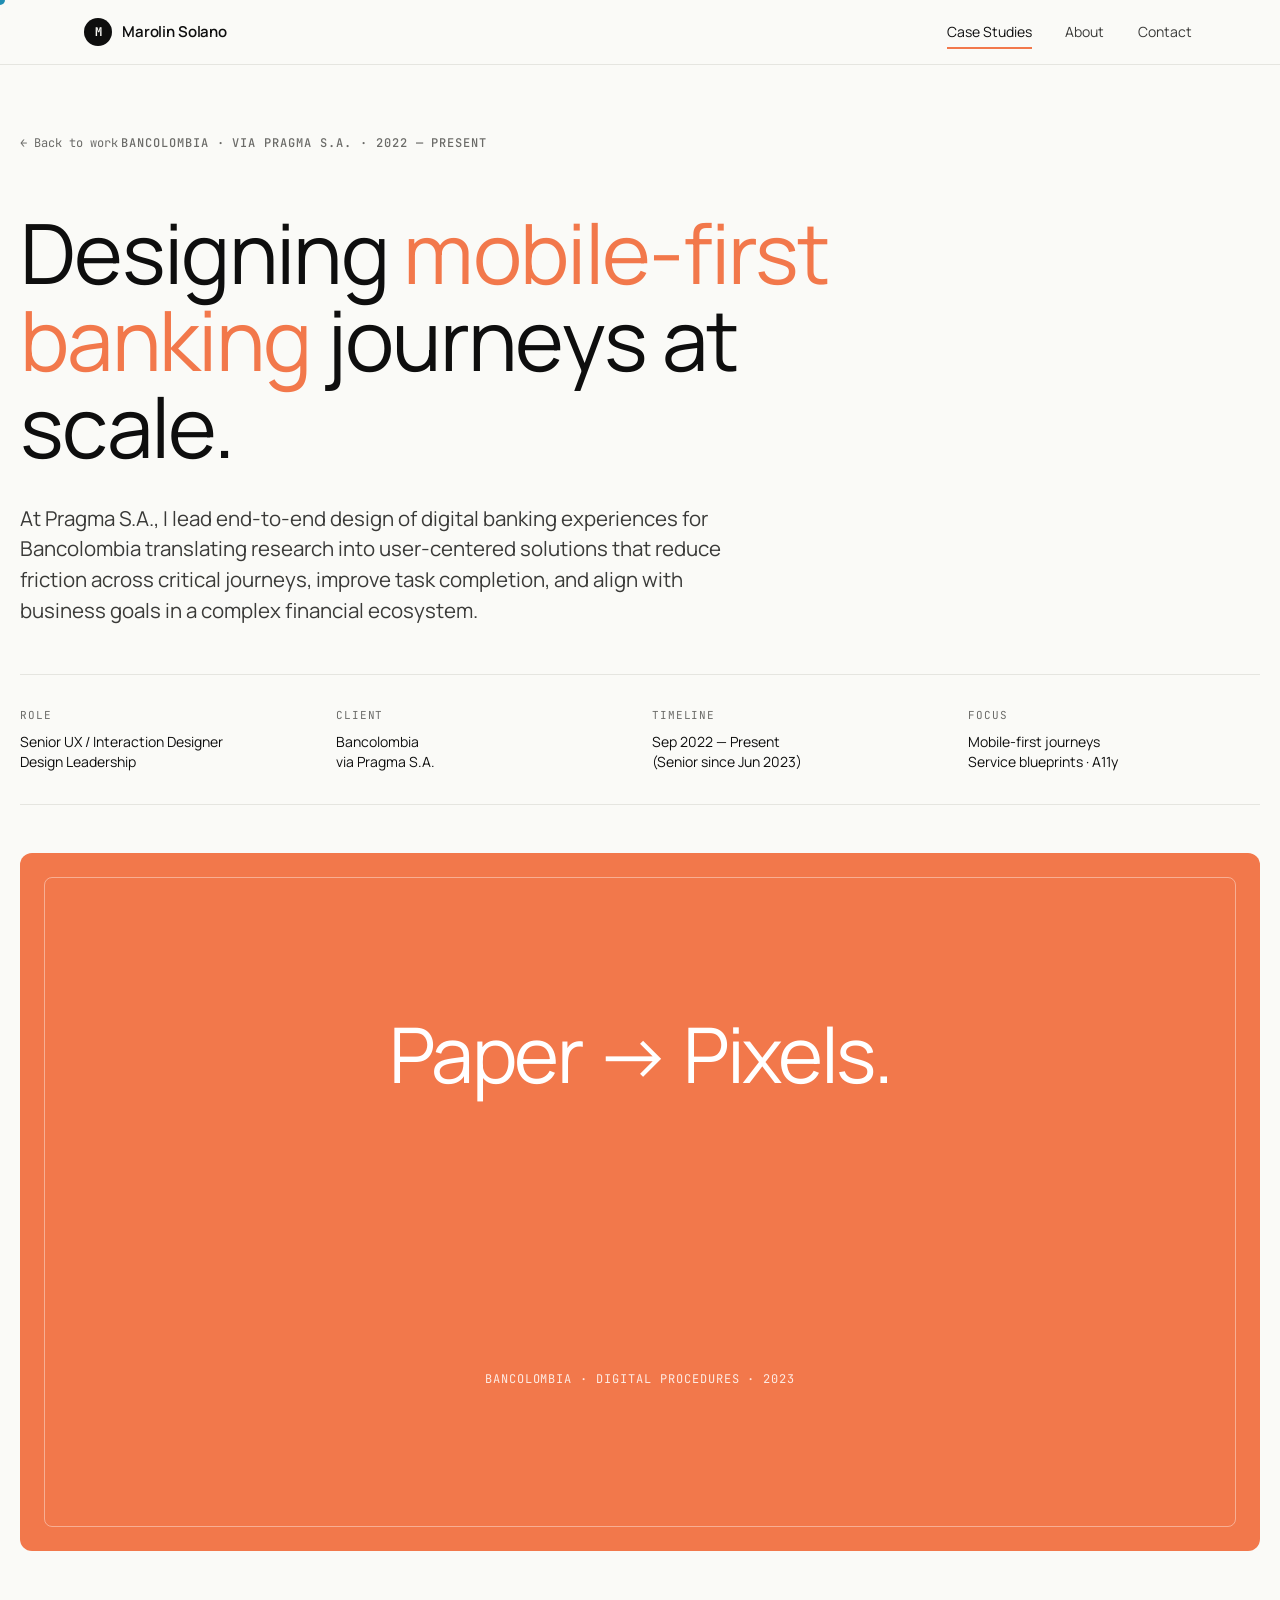
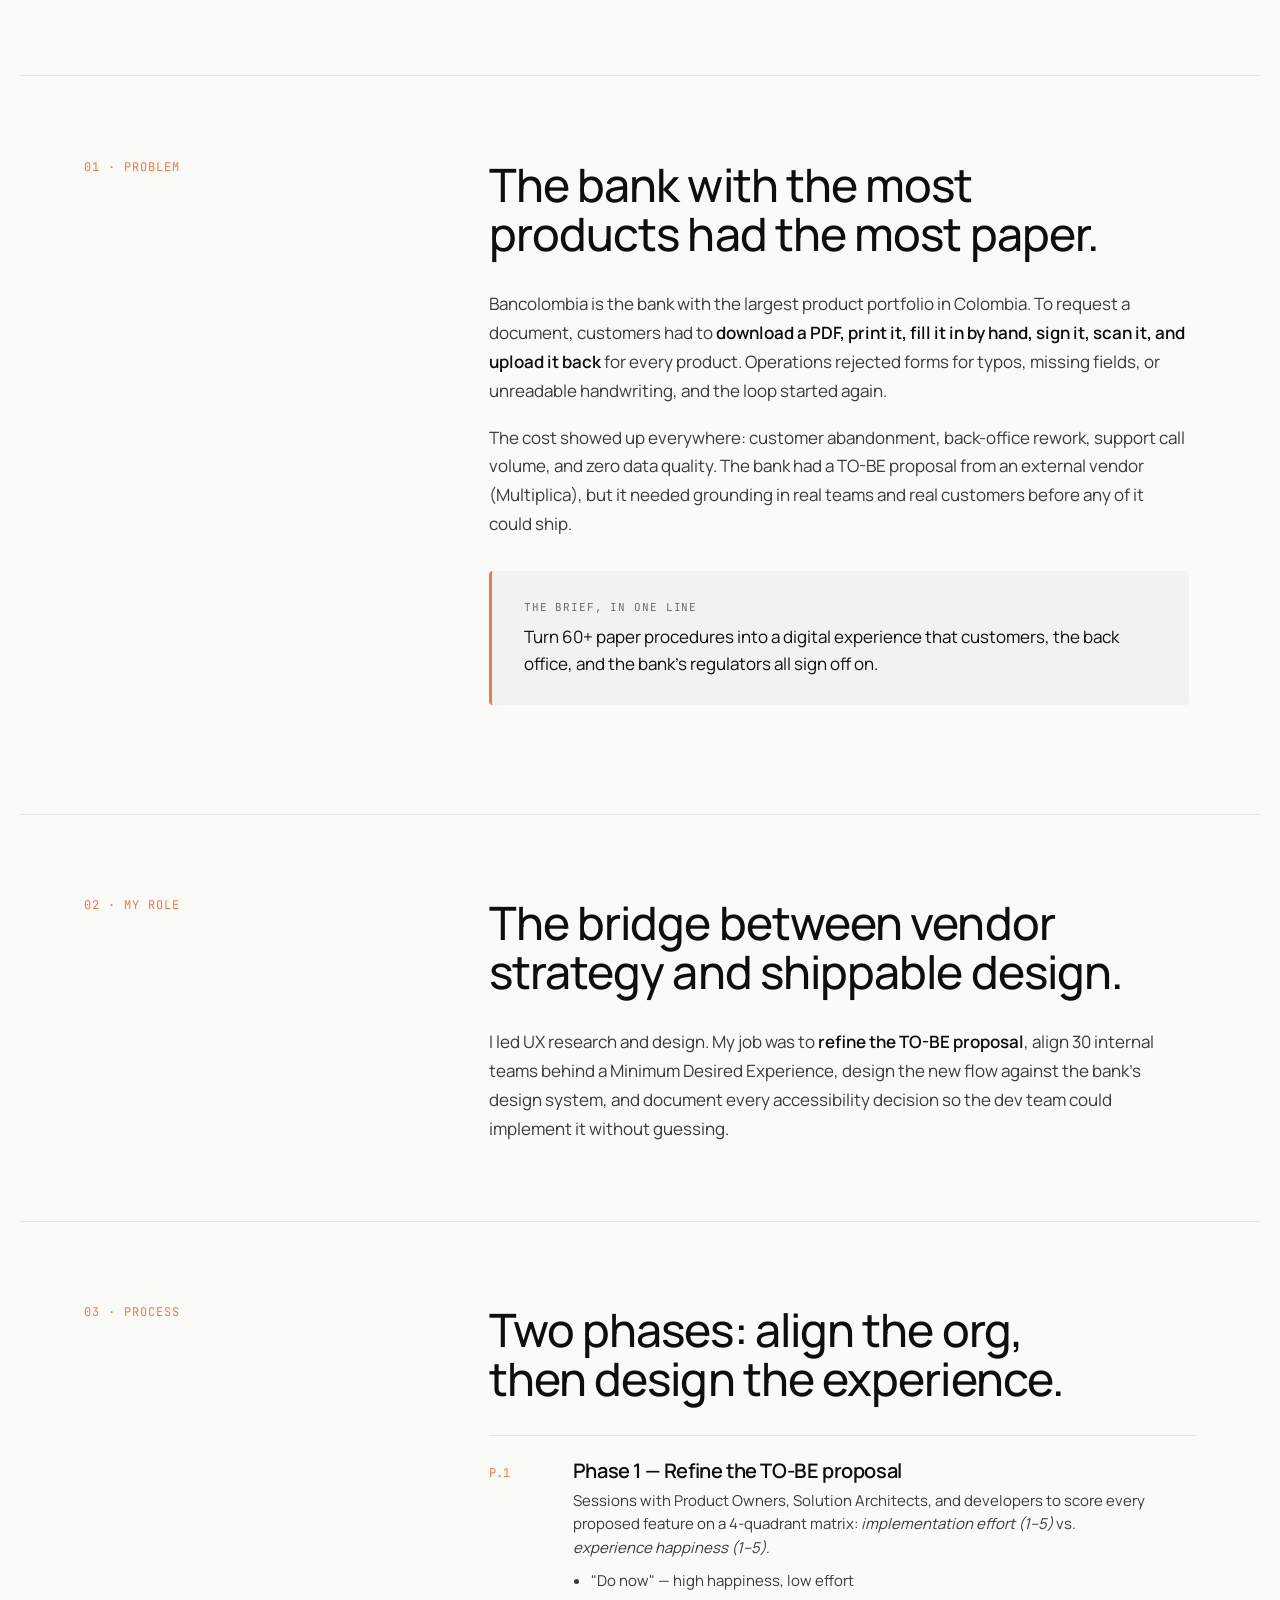
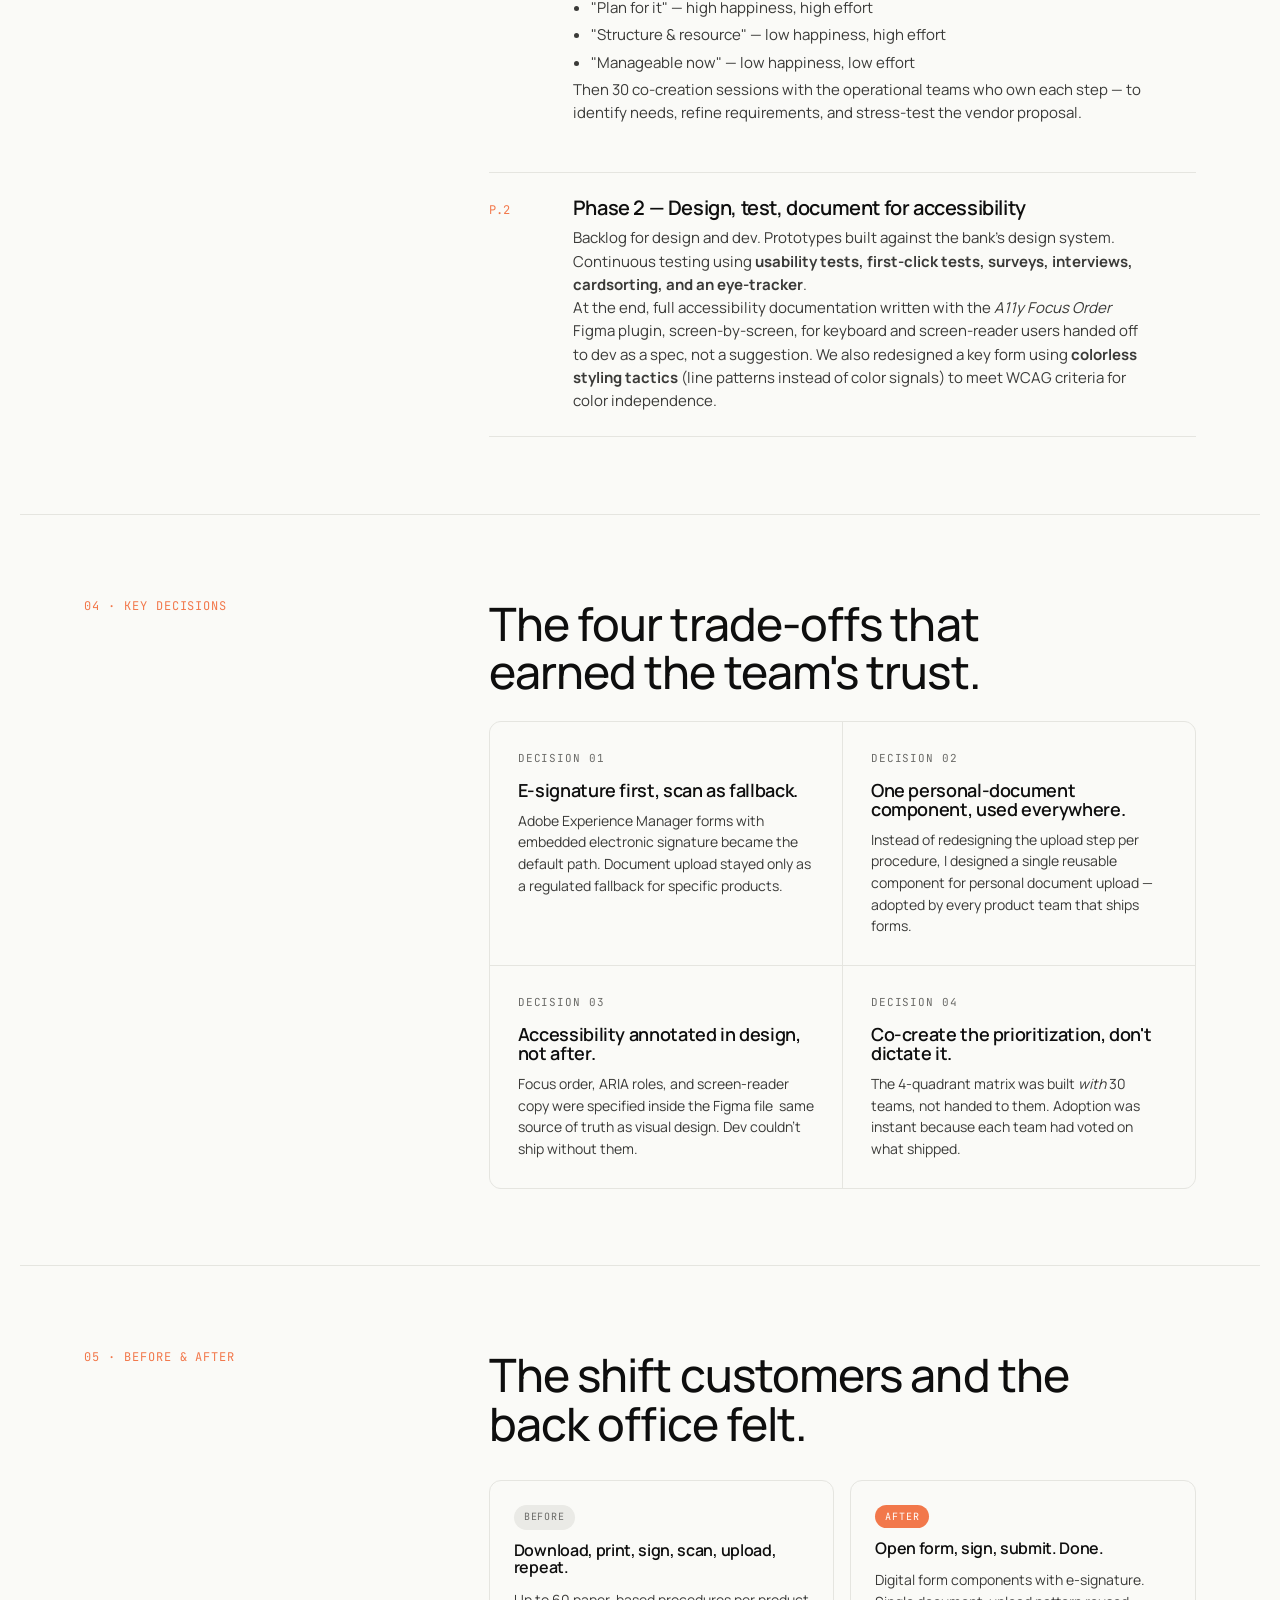
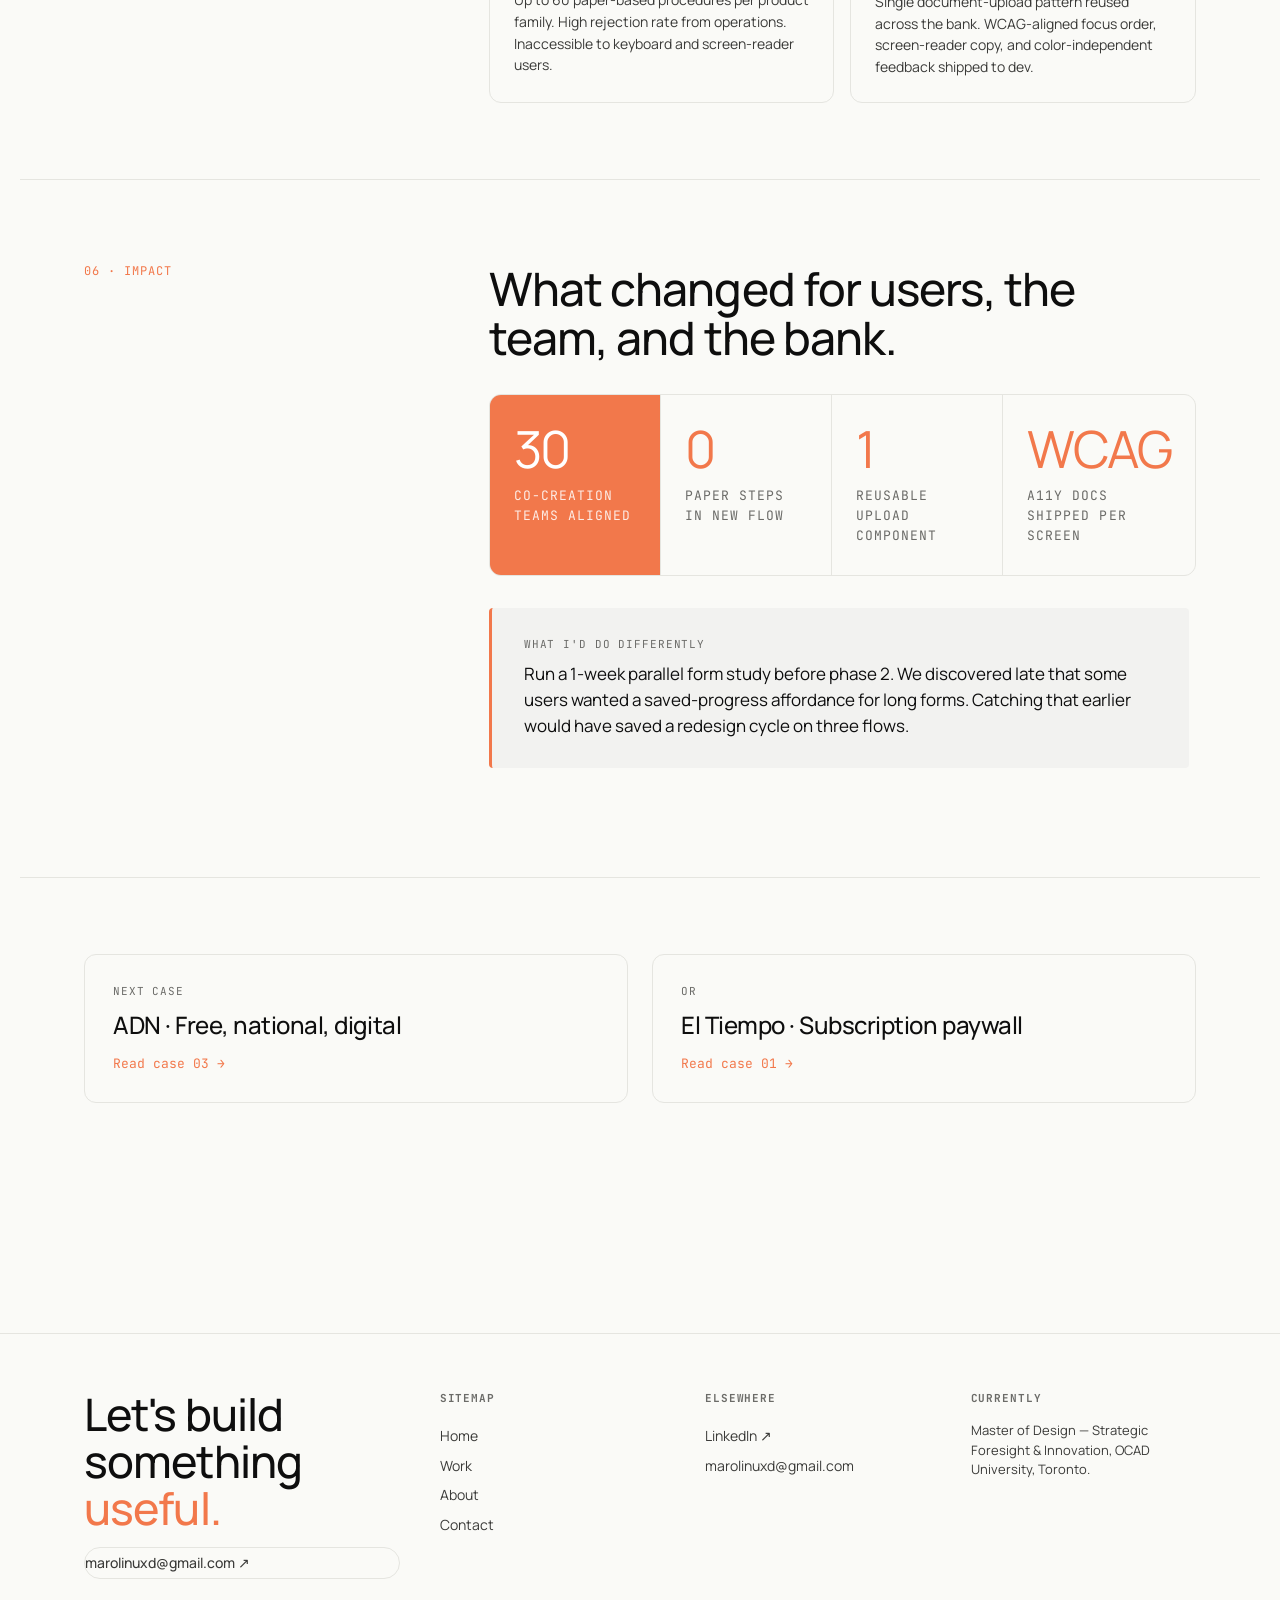
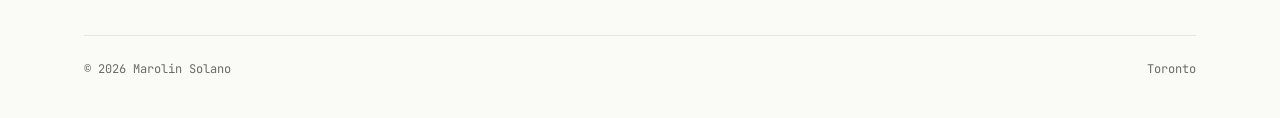
<file: case-bancolombia.html>
<!doctype html>
<html lang="en">
<head>
<meta charset="utf-8" />
<meta name="viewport" content="width=device-width,initial-scale=1" />
<title>Bancolombia · Digital Procedures — Marolin Solano</title>
<link rel="stylesheet" href="styles.css" />
<link rel="stylesheet" href="case-study.css" />
<style>
  .bc-cover { background: var(--accent); }
  .bc-cover::before { content: ''; position: absolute; inset: 24px; border: 1.5px solid rgba(255,255,255,.4); border-radius: 8px; }
  .bc-cover .inner {
    position: relative; z-index: 1; width: 100%; height: 100%;
    display: grid; place-items: center; padding: 32px; color: #fff; text-align: center;
  }
  .bc-cover .inner b { display: block; font-family: var(--f-display); font-size: clamp(48px, 6vw, 96px); font-weight: 400; letter-spacing: -0.03em; line-height: 1; }
  .bc-cover .inner span { display: block; font-family: var(--f-mono); font-size: 12px; opacity: .85; margin-top: 16px; letter-spacing: 0.08em; text-transform: uppercase; }
</style>
</head>
<body>
<a href="#main" class="skip-link">Skip to main content</a>
<div data-chrome="nav"></div>

<main id="main">
  <article>
    <section class="container cs-hero">
      <a class="cs-back" href="index.html#work">← Back to work</a>
      <span class="eyebrow reveal">Bancolombia · via Pragma S.A. · 2022 — Present</span>
      <h1 class="reveal" style="margin-top: 24px; max-width: 18ch;">
        Designing <em style="color: var(--accent); font-style: normal;">mobile-first banking</em> journeys at scale.
      </h1>
      <p class="lead reveal" style="margin-top: 32px; max-width: 60ch;">
        At Pragma S.A., I lead end-to-end design of digital banking experiences for Bancolombia translating research into user-centered solutions that reduce friction across critical journeys, improve task completion, and align with business goals in a complex financial ecosystem.
      </p>

      <dl class="cs-meta reveal">
        <div><dt>Role</dt><dd>Senior UX / Interaction Designer<br/>Design Leadership</dd></div>
        <div><dt>Client</dt><dd>Bancolombia<br/>via Pragma S.A.</dd></div>
        <div><dt>Timeline</dt><dd>Sep 2022 — Present<br/>(Senior since Jun 2023)</dd></div>
        <div><dt>Focus</dt><dd>Mobile-first journeys<br/>Service blueprints · A11y</dd></div>
      </dl>

      <div class="cs-cover-big bc-cover reveal">
        <div class="inner">
          <b>Paper → Pixels.</b>
          <span>Bancolombia · Digital procedures · 2023</span>
        </div>
      </div>
    </section>

    <section class="container cs-section">
      <div class="cs-grid-2">
        <div class="reveal"><span class="lbl">01 · Problem</span></div>
        <div class="reveal">
          <h2>The bank with the most products had the most paper.</h2>
          <div class="body">
            <p>Bancolombia is the bank with the largest product portfolio in Colombia. To request a document, customers had to <strong>download a PDF, print it, fill it in by hand, sign it, scan it, and upload it back</strong> for every product. Operations rejected forms for typos, missing fields, or unreadable handwriting, and the loop started again.</p>
            <p>The cost showed up everywhere: customer abandonment, back-office rework, support call volume, and zero data quality. The bank had a TO-BE proposal from an external vendor (Multiplica), but it needed grounding in real teams and real customers before any of it could ship.</p>
          </div>
          <div class="cs-callout">
            <div class="l">The brief, in one line</div>
            <p>Turn 60+ paper procedures into a digital experience that customers, the back office, and the bank's regulators all sign off on.</p>
          </div>
        </div>
      </div>
    </section>

    <section class="container cs-section">
      <div class="cs-grid-2">
        <div class="reveal"><span class="lbl">02 · My role</span></div>
        <div class="reveal">
          <h2>The bridge between vendor strategy and shippable design.</h2>
          <div class="body">
            <p>I led UX research and design. My job was to <strong>refine the TO-BE proposal</strong>, align 30 internal teams behind a Minimum Desired Experience, design the new flow against the bank's design system, and document every accessibility decision so the dev team could implement it without guessing.</p>
          </div>
        </div>
      </div>
    </section>

    <section class="container cs-section">
      <div class="cs-grid-2">
        <div class="reveal"><span class="lbl">03 · Process</span></div>
        <div class="reveal">
          <h2>Two phases: align the org, then design the experience.</h2>
          <div class="cs-process">
            <div class="cs-step">
              <span class="step-n">P.1</span>
              <div>
                <h4>Phase 1 — Refine the TO-BE proposal</h4>
                <p>Sessions with Product Owners, Solution Architects, and developers to score every proposed feature on a 4-quadrant matrix: <em>implementation effort (1–5)</em> vs. <em>experience happiness (1–5)</em>.</p>
                <ul>
                  <li>"Do now" — high happiness, low effort</li>
                  <li>"Plan for it" — high happiness, high effort</li>
                  <li>"Structure & resource" — low happiness, high effort</li>
                  <li>"Manageable now" — low happiness, low effort</li>
                </ul>
                <p>Then 30 co-creation sessions with the operational teams who own each step — to identify needs, refine requirements, and stress-test the vendor proposal.</p>
              </div>
            </div>
            <div class="cs-step">
              <span class="step-n">P.2</span>
              <div>
                <h4>Phase 2 — Design, test, document for accessibility</h4>
                <p>Backlog for design and dev. Prototypes built against the bank's design system. Continuous testing using <strong>usability tests, first-click tests, surveys, interviews, cardsorting, and an eye-tracker</strong>.</p>
                <p>At the end, full accessibility documentation written with the <em>A11y Focus Order</em> Figma plugin, screen-by-screen, for keyboard and screen-reader users handed off to dev as a spec, not a suggestion. We also redesigned a key form using <strong>colorless styling tactics</strong> (line patterns instead of color signals) to meet WCAG criteria for color independence.</p>
              </div>
            </div>
          </div>
        </div>
      </div>
    </section>

    <section class="container cs-section">
      <div class="cs-grid-2">
        <div class="reveal"><span class="lbl">04 · Key decisions</span></div>
        <div class="reveal">
          <h2>The four trade-offs that earned the team's trust.</h2>
          <div class="cs-decisions">
            <div class="cs-decision">
              <div class="h">Decision 01</div>
              <h4>E-signature first, scan as fallback.</h4>
              <p>Adobe Experience Manager forms with embedded electronic signature became the default path. Document upload stayed only as a regulated fallback for specific products.</p>
            </div>
            <div class="cs-decision">
              <div class="h">Decision 02</div>
              <h4>One personal-document component, used everywhere.</h4>
              <p>Instead of redesigning the upload step per procedure, I designed a single reusable component for personal document upload — adopted by every product team that ships forms.</p>
            </div>
            <div class="cs-decision">
              <div class="h">Decision 03</div>
              <h4>Accessibility annotated in design, not after.</h4>
              <p>Focus order, ARIA roles, and screen-reader copy were specified inside the Figma file  same source of truth as visual design. Dev couldn't ship without them.</p>
            </div>
            <div class="cs-decision">
              <div class="h">Decision 04</div>
              <h4>Co-create the prioritization, don't dictate it.</h4>
              <p>The 4-quadrant matrix was built <em>with</em> 30 teams, not handed to them. Adoption was instant because each team had voted on what shipped.</p>
            </div>
          </div>
        </div>
      </div>
    </section>

    <section class="container cs-section">
      <div class="cs-grid-2">
        <div class="reveal"><span class="lbl">05 · Before & after</span></div>
        <div class="reveal">
          <h2>The shift customers and the back office felt.</h2>
          <div class="cs-ba">
            <div class="ba-card before">
              <span class="tag">Before</span>
              <h4>Download, print, sign, scan, upload, repeat.</h4>
              <p>Up to 60 paper-based procedures per product family. High rejection rate from operations. Inaccessible to keyboard and screen-reader users.</p>
            </div>
            <div class="ba-card after">
              <span class="tag">After</span>
              <h4>Open form, sign, submit. Done.</h4>
              <p>Digital form components with e-signature. Single document-upload pattern reused across the bank. WCAG-aligned focus order, screen-reader copy, and color-independent feedback shipped to dev.</p>
            </div>
          </div>
        </div>
      </div>
    </section>

    <section class="container cs-section">
      <div class="cs-grid-2">
        <div class="reveal"><span class="lbl">06 · Impact</span></div>
        <div class="reveal">
          <h2>What changed for users, the team, and the bank.</h2>
          <div class="cs-impact-grid">
            <div class="cs-impact-cell featured">
              <span class="num">30</span>
              <span class="lbl">co-creation teams aligned</span>
            </div>
            <div class="cs-impact-cell">
              <span class="num"><em>0</em></span>
              <span class="lbl">paper steps in new flow</span>
            </div>
            <div class="cs-impact-cell">
              <span class="num"><em>1</em></span>
              <span class="lbl">reusable upload component</span>
            </div>
            <div class="cs-impact-cell">
              <span class="num"><em>WCAG</em></span>
              <span class="lbl">A11y docs shipped per screen</span>
            </div>
          </div>
          <div class="cs-callout" style="margin-top: 32px;">
            <div class="l">What I'd do differently</div>
            <p>Run a 1-week parallel form study before phase 2. We discovered late that some users wanted a saved-progress affordance for long forms. Catching that earlier would have saved a redesign cycle on three flows.</p>
          </div>
        </div>
      </div>
    </section>

    <section class="container cs-next">
      <a href="case-adn.html">
        <div class="l">Next case</div>
        <h3>ADN · Free, national, digital</h3>
        <div class="arr">Read case 03 →</div>
      </a>
      <a href="case-eltiempo.html">
        <div class="l">Or</div>
        <h3>El Tiempo · Subscription paywall</h3>
        <div class="arr">Read case 01 →</div>
      </a>
    </section>
  </article>
</main>

<div data-chrome="footer"></div>

<script src="app.js"></script>
<script src="chrome.js"></script>
<script>window.renderChrome('work');</script>
</body>
</html>
</file>
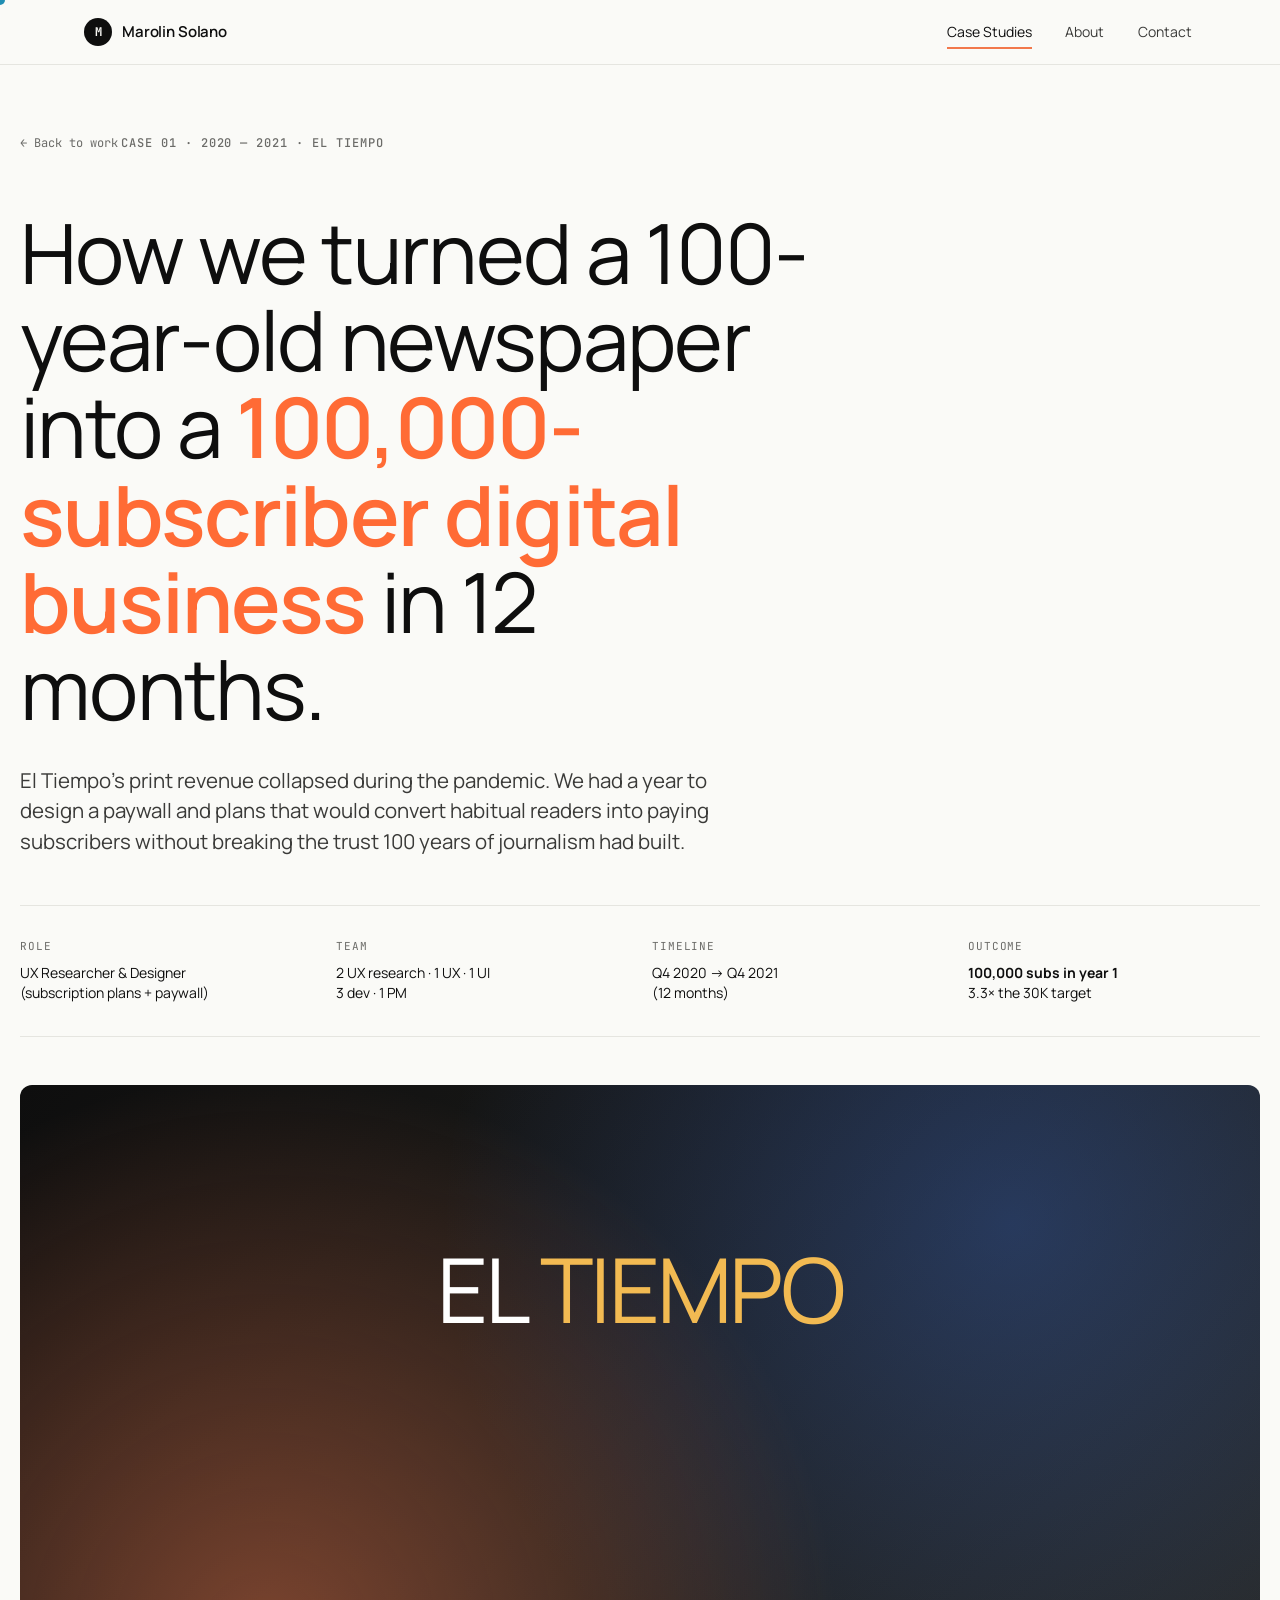
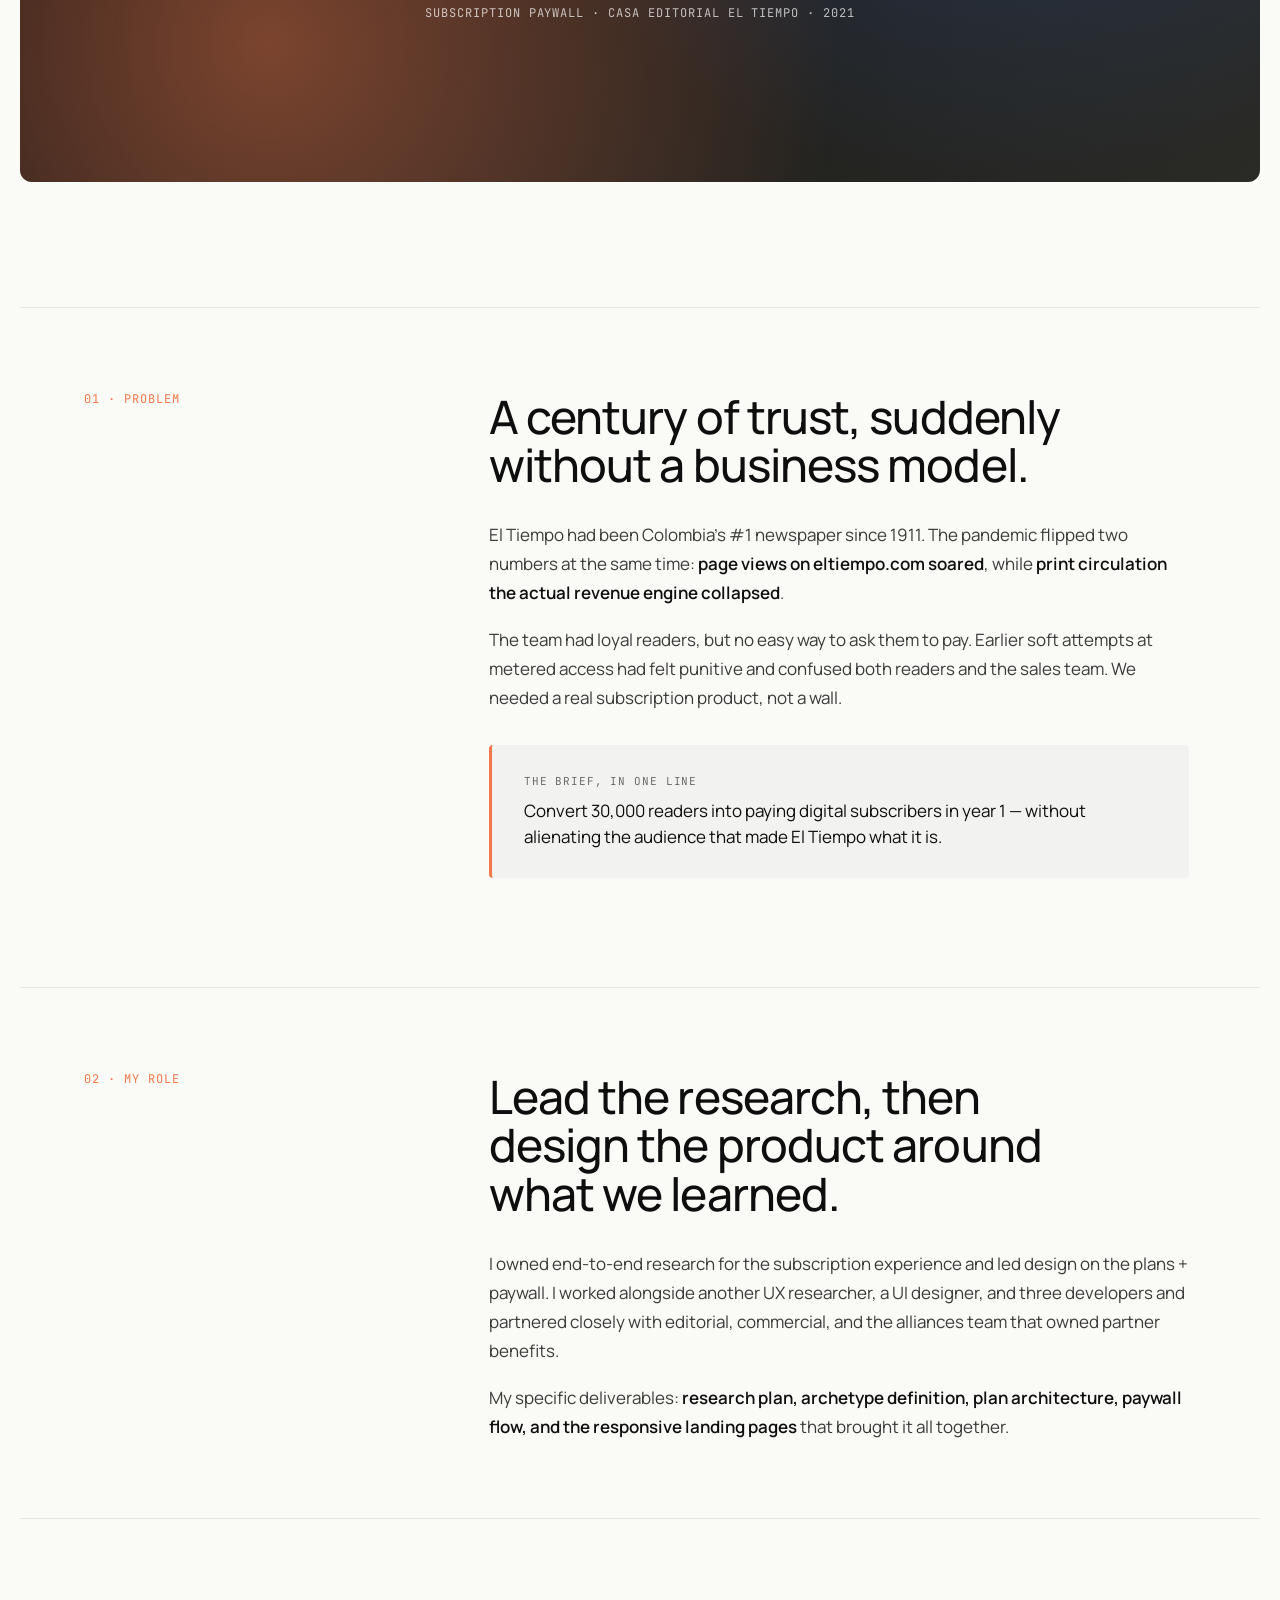
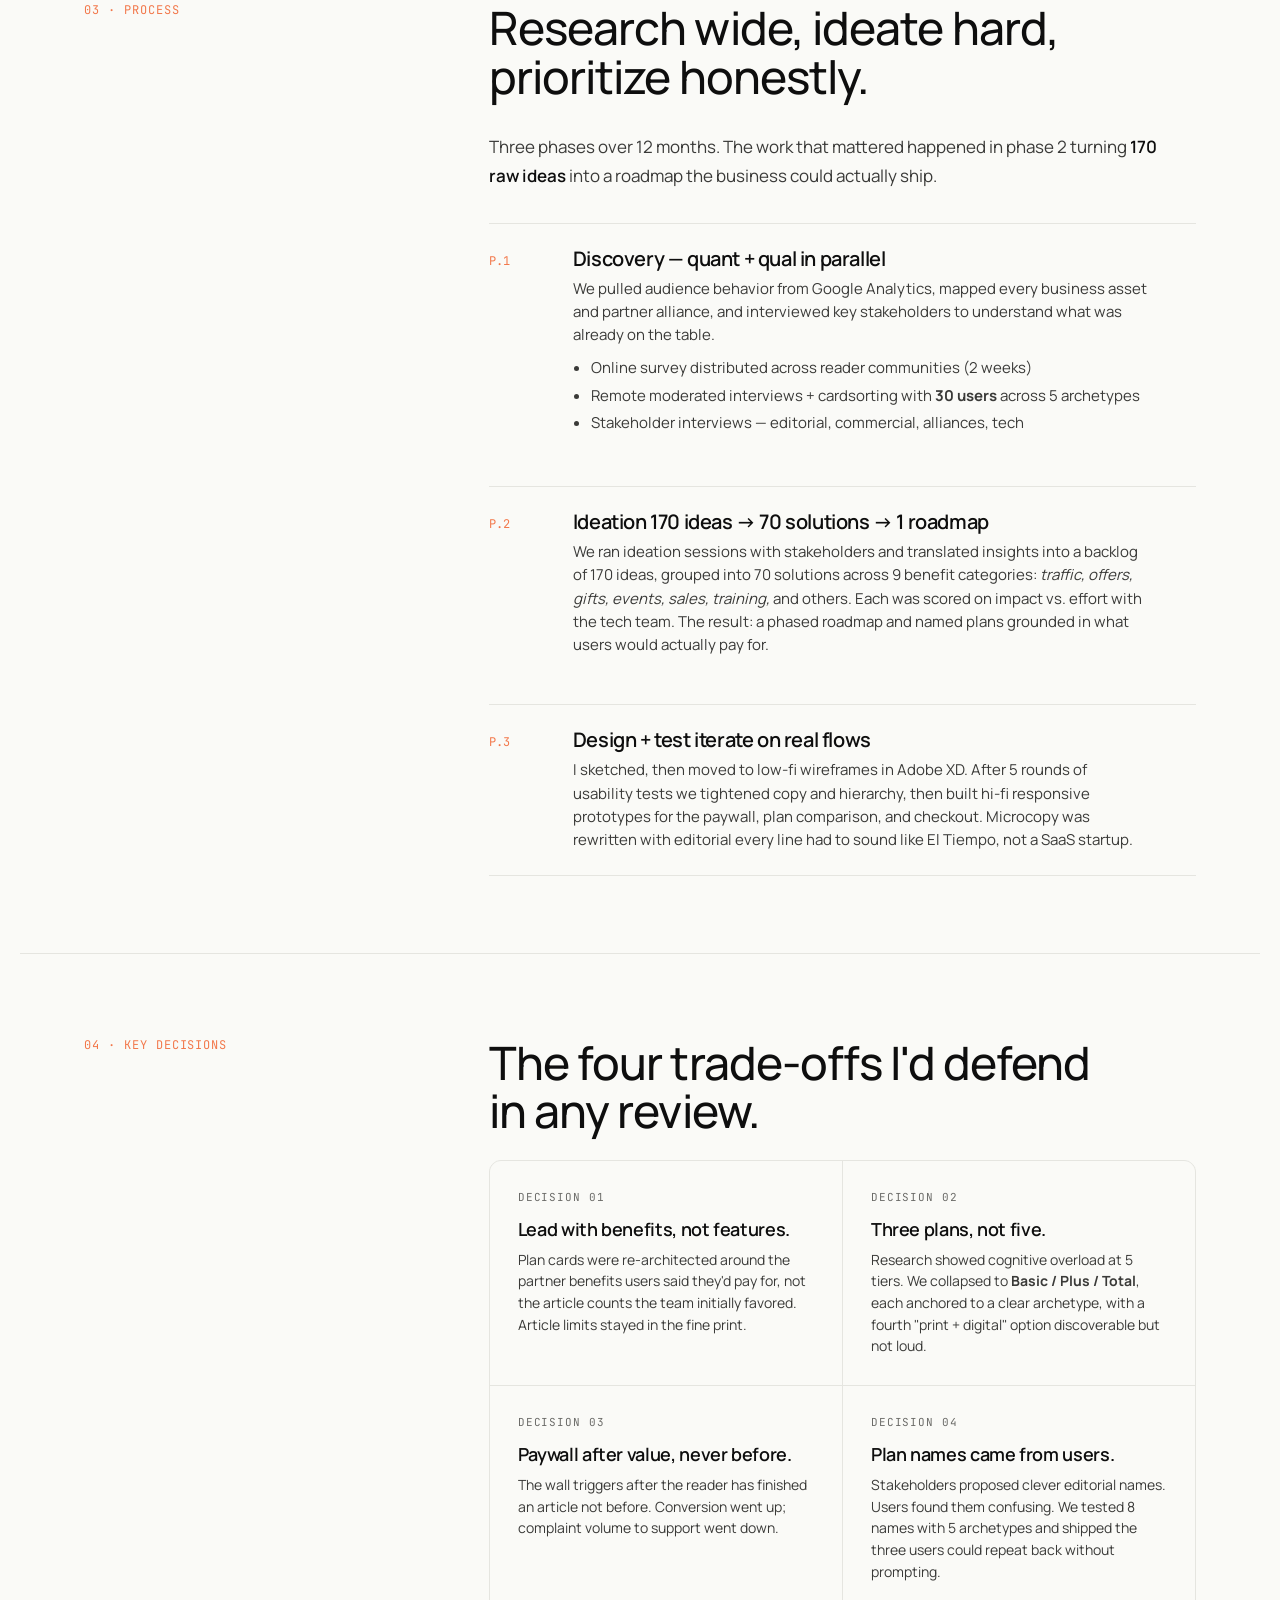
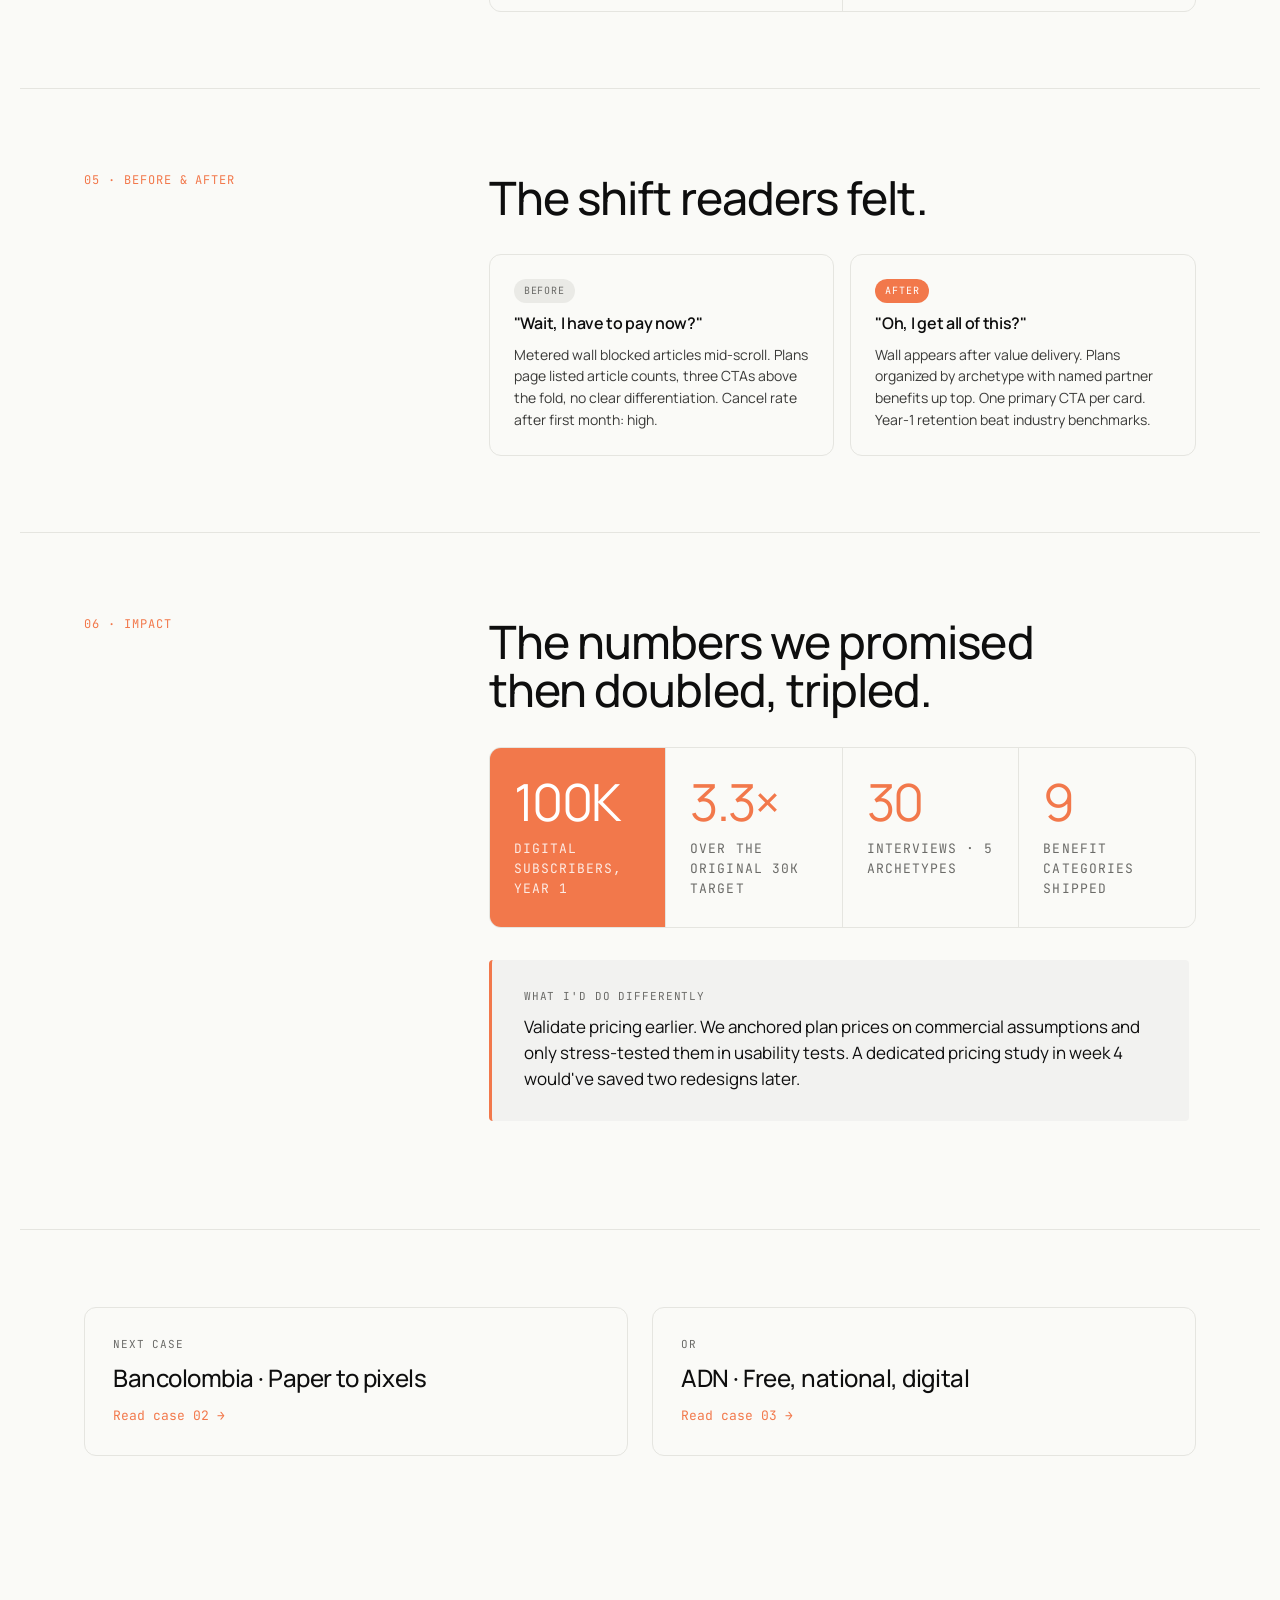
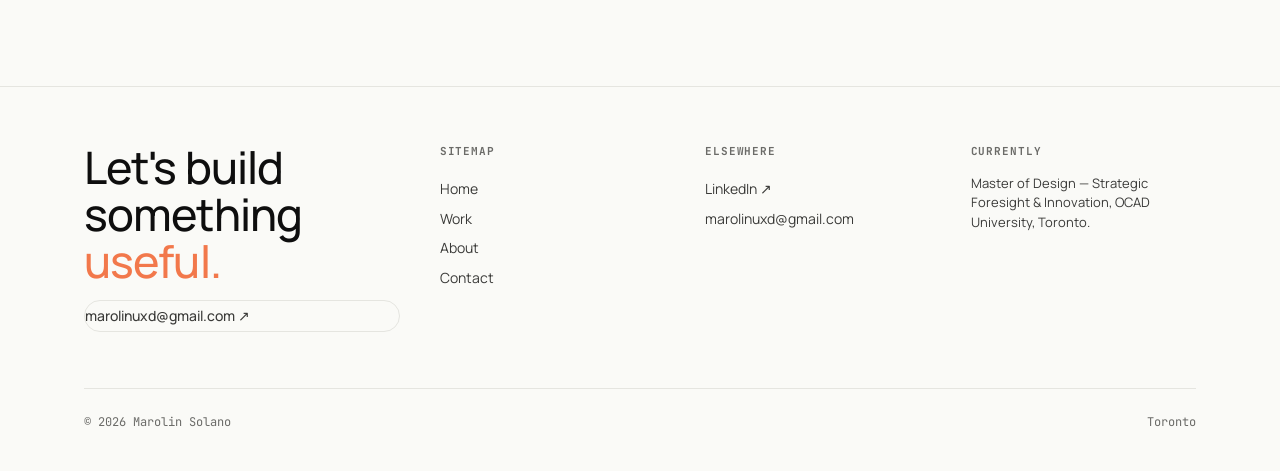
<file: case-eltiempo.html>
<!doctype html>
<html lang="en">
<head>
<meta charset="utf-8" />
<meta name="viewport" content="width=device-width,initial-scale=1" />
<title>El Tiempo · Subscription Paywall — Marolin Solano</title>
<link rel="stylesheet" href="styles.css" />
<link rel="stylesheet" href="case-study.css" />
<style>
  .et-cover { background: linear-gradient(135deg, #0E0E0E 0%, #2A2A26 100%); }
  .et-cover::before {
    content: ''; position: absolute; inset: 0;
    background:
      radial-gradient(circle at 20% 80%, rgba(242,120,75,.45), transparent 50%),
      radial-gradient(circle at 80% 20%, rgba(61,121,242,.30), transparent 50%);
  }
  .et-cover .inner {
    position: relative; z-index: 1;
    width: 100%; height: 100%;
    display: grid; place-items: center; padding: 32px;
    color: #fff; text-align: center;
  }
  .et-cover .inner b {
    display: block; font-family: var(--f-display); font-size: clamp(56px, 7vw, 120px);
    font-weight: 400; letter-spacing: -0.03em; line-height: 1;
  }
  .et-cover .inner b em { color: var(--accent-2); font-style: normal; }
  .et-cover .inner span { display: block; font-family: var(--f-mono); font-size: 12px; opacity: 0.7; margin-top: 16px; letter-spacing: 0.08em; text-transform: uppercase; }
</style>
</head>
<body>
<a href="#main" class="skip-link">Skip to main content</a>
<div data-chrome="nav"></div>

<main id="main">
  <article>
    <section class="container cs-hero">
      <a class="cs-back" href="index.html#work">← Back to work</a>
      <span class="eyebrow reveal">Case 01 · 2020 — 2021 · El Tiempo</span>
      <h1 class="reveal" style="margin-top: 24px; max-width: 16ch;">How we turned a 100-year-old newspaper into a <span style="color: #ff6b35; font-weight: 600;">100,000-subscriber digital business</span> in 12 months.</h1>
      <p class="lead reveal" style="margin-top: 32px; max-width: 60ch;">
        El Tiempo's print revenue collapsed during the pandemic. We had a year to design a paywall and plans that would convert habitual readers into paying subscribers without breaking the trust 100 years of journalism had built.
      </p>

      <dl class="cs-meta reveal">
        <div><dt>Role</dt><dd>UX Researcher & Designer<br/>(subscription plans + paywall)</dd></div>
        <div><dt>Team</dt><dd>2 UX research · 1 UX · 1 UI<br/>3 dev · 1 PM</dd></div>
        <div><dt>Timeline</dt><dd>Q4 2020 → Q4 2021<br/>(12 months)</dd></div>
        <div><dt>Outcome</dt><dd><b>100,000 subs in year 1</b><br/>3.3× the 30K target</dd></div>
      </dl>

      <div class="cs-cover-big et-cover reveal">
        <div class="inner">
          <b>EL <em>TIEMPO</em></b>
          <span>Subscription paywall · Casa Editorial El Tiempo · 2021</span>
        </div>
      </div>
    </section>

    <!-- PROBLEM -->
    <section class="container cs-section">
      <div class="cs-grid-2">
        <div class="reveal"><span class="lbl">01 · Problem</span></div>
        <div class="reveal">
          <h2>A century of trust, suddenly without a business model.</h2>
          <div class="body">
            <p>El Tiempo had been Colombia's #1 newspaper since 1911. The pandemic flipped two numbers at the same time: <strong>page views on eltiempo.com soared</strong>, while <strong>print circulation the actual revenue engine collapsed</strong>.</p>
            <p>The team had loyal readers, but no easy way to ask them to pay. Earlier soft attempts at metered access had felt punitive and confused both readers and the sales team. We needed a real subscription product, not a wall.</p>
          </div>
          <div class="cs-callout">
            <div class="l">The brief, in one line</div>
            <p>Convert 30,000 readers into paying digital subscribers in year 1 — without alienating the audience that made El Tiempo what it is.</p>
          </div>
        </div>
      </div>
    </section>

    <!-- ROLE -->
    <section class="container cs-section">
      <div class="cs-grid-2">
        <div class="reveal"><span class="lbl">02 · My role</span></div>
        <div class="reveal">
          <h2>Lead the research, then design the product around what we learned.</h2>
          <div class="body">
            <p>I owned end-to-end research for the subscription experience and led design on the plans + paywall. I worked alongside another UX researcher, a UI designer, and three developers and partnered closely with editorial, commercial, and the alliances team that owned partner benefits.</p>
            <p>My specific deliverables: <strong>research plan, archetype definition, plan architecture, paywall flow, and the responsive landing pages</strong> that brought it all together.</p>
          </div>
        </div>
      </div>
    </section>

    <!-- PROCESS -->
    <section class="container cs-section">
      <div class="cs-grid-2">
        <div class="reveal"><span class="lbl">03 · Process</span></div>
        <div class="reveal">
          <h2>Research wide, ideate hard, prioritize honestly.</h2>
          <div class="body"><p>Three phases over 12 months. The work that mattered happened in phase 2 turning <strong>170 raw ideas</strong> into a roadmap the business could actually ship.</p></div>

          <div class="cs-process">
            <div class="cs-step">
              <span class="step-n">P.1</span>
              <div>
                <h4>Discovery — quant + qual in parallel</h4>
                <p>We pulled audience behavior from Google Analytics, mapped every business asset and partner alliance, and interviewed key stakeholders to understand what was already on the table.</p>
                <ul>
                  <li>Online survey distributed across reader communities (2 weeks)</li>
                  <li>Remote moderated interviews + cardsorting with <strong>30 users</strong> across 5 archetypes</li>
                  <li>Stakeholder interviews — editorial, commercial, alliances, tech</li>
                </ul>
              </div>
            </div>
            <div class="cs-step">
              <span class="step-n">P.2</span>
              <div>
                <h4>Ideation 170 ideas → 70 solutions → 1 roadmap</h4>
                <p>We ran ideation sessions with stakeholders and translated insights into a backlog of 170 ideas, grouped into 70 solutions across 9 benefit categories: <em>traffic, offers, gifts, events, sales, training,</em> and others. Each was scored on impact vs. effort with the tech team. The result: a phased roadmap and named plans grounded in what users would actually pay for.</p>
              </div>
            </div>
            <div class="cs-step">
              <span class="step-n">P.3</span>
              <div>
                <h4>Design + test iterate on real flows</h4>
                <p>I sketched, then moved to low-fi wireframes in Adobe XD. After 5 rounds of usability tests we tightened copy and hierarchy, then built hi-fi responsive prototypes for the paywall, plan comparison, and checkout. Microcopy was rewritten with editorial every line had to sound like El Tiempo, not a SaaS startup.</p>
              </div>
            </div>
          </div>
        </div>
      </div>
    </section>

    <!-- KEY DECISIONS -->
    <section class="container cs-section">
      <div class="cs-grid-2">
        <div class="reveal"><span class="lbl">04 · Key decisions</span></div>
        <div class="reveal">
          <h2>The four trade-offs I'd defend in any review.</h2>
          <div class="cs-decisions">
            <div class="cs-decision">
              <div class="h">Decision 01</div>
              <h4>Lead with benefits, not features.</h4>
              <p>Plan cards were re-architected around the partner benefits users said they'd pay for, not the article counts the team initially favored. Article limits stayed in the fine print.</p>
            </div>
            <div class="cs-decision">
              <div class="h">Decision 02</div>
              <h4>Three plans, not five.</h4>
              <p>Research showed cognitive overload at 5 tiers. We collapsed to <strong>Basic / Plus / Total</strong>, each anchored to a clear archetype, with a fourth "print + digital" option discoverable but not loud.</p>
            </div>
            <div class="cs-decision">
              <div class="h">Decision 03</div>
              <h4>Paywall after value, never before.</h4>
              <p>The wall triggers after the reader has finished an article not before. Conversion went up; complaint volume to support went down.</p>
            </div>
            <div class="cs-decision">
              <div class="h">Decision 04</div>
              <h4>Plan names came from users.</h4>
              <p>Stakeholders proposed clever editorial names. Users found them confusing. We tested 8 names with 5 archetypes and shipped the three users could repeat back without prompting.</p>
            </div>
          </div>
        </div>
      </div>
    </section>

    <!-- BEFORE / AFTER -->
    <section class="container cs-section">
      <div class="cs-grid-2">
        <div class="reveal"><span class="lbl">05 · Before & after</span></div>
        <div class="reveal">
          <h2>The shift readers felt.</h2>
          <div class="cs-ba">
            <div class="ba-card before">
              <span class="tag">Before</span>
              <h4>"Wait, I have to pay now?"</h4>
              <p>Metered wall blocked articles mid-scroll. Plans page listed article counts, three CTAs above the fold, no clear differentiation. Cancel rate after first month: high.</p>
            </div>
            <div class="ba-card after">
              <span class="tag">After</span>
              <h4>"Oh, I get all of this?"</h4>
              <p>Wall appears after value delivery. Plans organized by archetype with named partner benefits up top. One primary CTA per card. Year-1 retention beat industry benchmarks.</p>
            </div>
          </div>
        </div>
      </div>
    </section>

    <!-- IMPACT -->
    <section class="container cs-section">
      <div class="cs-grid-2">
        <div class="reveal"><span class="lbl">06 · Impact</span></div>
        <div class="reveal">
          <h2>The numbers we promised  then doubled, tripled.</h2>
          <div class="cs-impact-grid">
            <div class="cs-impact-cell featured">
              <span class="num">100K</span>
              <span class="lbl">digital subscribers, year 1</span>
            </div>
            <div class="cs-impact-cell">
              <span class="num"><em>3.3×</em></span>
              <span class="lbl">over the original 30K target</span>
            </div>
            <div class="cs-impact-cell">
              <span class="num"><em>30</em></span>
              <span class="lbl">interviews · 5 archetypes</span>
            </div>
            <div class="cs-impact-cell">
              <span class="num"><em>9</em></span>
              <span class="lbl">benefit categories shipped</span>
            </div>
          </div>
          <div class="cs-callout" style="margin-top: 32px;">
            <div class="l">What I'd do differently</div>
            <p>Validate pricing earlier. We anchored plan prices on commercial assumptions and only stress-tested them in usability tests. A dedicated pricing study in week 4 would've saved two redesigns later.</p>
          </div>
        </div>
      </div>
    </section>

    <!-- NEXT -->
    <section class="container cs-next">
      <a href="case-bancolombia.html">
        <div class="l">Next case</div>
        <h3>Bancolombia · Paper to pixels</h3>
        <div class="arr">Read case 02 →</div>
      </a>
      <a href="case-adn.html">
        <div class="l">Or</div>
        <h3>ADN · Free, national, digital</h3>
        <div class="arr">Read case 03 →</div>
      </a>
    </section>
  </article>
</main>

<div data-chrome="footer"></div>

<script src="app.js"></script>
<script src="chrome.js"></script>
<script>window.renderChrome('work');</script>
</body>
</html>
</file>
<file: styles.css>
/* ============================================================
   Marolin Solano — Portfolio
   Aesthetic: minimal editorial, single warm-orange accent
   ============================================================ */

@import url('https://fonts.googleapis.com/css2?family=Fraunces:opsz,wght@9..144,300;9..144,400;9..144,500&family=Inter+Tight:wght@300;400;500;600;700&family=JetBrains+Mono:wght@400;500&family=Manrope:wght@300;400;500;600;700;800&family=Space+Grotesk:wght@300;400;500;600;700&display=swap');

:root {
  /* Typography (defaults — overridden by tweaks) */
  --f-display: 'Manrope', system-ui, sans-serif;
  --f-body: 'Manrope', system-ui, sans-serif;
  --f-mono: 'JetBrains Mono', ui-monospace, monospace;

  /* Light theme — warm-leaning neutrals */
  --bg: #FAFAF7;
  --bg-2: #F2F2F0;
  --bg-3: #EAEAE6;
  --fg: #0E0E0E;
  --fg-2: #3A3A38;
  --fg-3: #6B6B68;
  --fg-4: #A8A8A4;
  --rule: #E5E5E0;

  /* Accent (palette: F2784B = warm orange) */
  --accent: #F2784B;
  --accent-2: #F2BA52;
  --accent-soft: rgba(242, 120, 75, 0.08);
  --blue: #3D79F2;

  /* Tunables */
  --r-sm: 6px;
  --r-md: 12px;
  --r-lg: 20px;
  --shadow-sm: 0 1px 2px rgba(14, 14, 14, 0.04), 0 1px 1px rgba(14, 14, 14, 0.02);
  --shadow-md: 0 12px 32px -16px rgba(14, 14, 14, 0.18);

  --maxw: 1240px;
  --gap: clamp(16px, 2vw, 32px);
  --pad-x: clamp(20px, 5vw, 80px);

  --t-fast: 180ms cubic-bezier(.2,.6,.2,1);
  --t-med:  320ms cubic-bezier(.2,.6,.2,1);
}

[data-theme="dark"] {
  --bg: #0E0E0E;
  --bg-2: #161614;
  --bg-3: #1F1F1C;
  --fg: #F4F4F0;
  --fg-2: #C9C9C4;
  --fg-3: #8E8E89;
  --fg-4: #535350;
  --rule: #2A2A26;
  --accent-soft: rgba(242, 120, 75, 0.14);
}

/* Palette intensity: 0=minimal, 1=balanced, 2=bold */
[data-intensity="0"] {
  --accent-bg: var(--bg);
  --accent-bg-fg: var(--fg);
}
[data-intensity="1"] {
  --accent-bg: var(--accent-soft);
  --accent-bg-fg: var(--fg);
}
[data-intensity="2"] {
  --accent-bg: var(--accent);
  --accent-bg-fg: #fff;
}

/* Reset */
* { box-sizing: border-box; margin: 0; padding: 0; }
html { -webkit-font-smoothing: antialiased; -moz-osx-font-smoothing: grayscale; scroll-behavior: smooth; }
body {
  font-family: var(--f-body);
  background: var(--bg);
  color: var(--fg);
  font-size: 16px;
  line-height: 1.55;
  font-feature-settings: 'ss01', 'cv01';
  transition: background var(--t-med), color var(--t-med);
  min-height: 100vh;
}
img, svg { display: block; max-width: 100%; }
a { color: inherit; text-decoration: none; }
button { font: inherit; color: inherit; background: none; border: 0; cursor: pointer; }
::selection { background: var(--accent); color: #fff; }

/* Type scale */
.eyebrow {
  font-family: var(--f-mono);
  font-size: 12px;
  font-weight: 500;
  letter-spacing: 0.08em;
  text-transform: uppercase;
  color: var(--fg-3);
}
h1, h2, h3, h4 { font-family: var(--f-display); font-weight: 500; letter-spacing: -0.02em; line-height: 1.05; }
h1 { font-size: clamp(40px, 6.5vw, 96px); font-weight: 400; }
h2 { font-size: clamp(28px, 3.6vw, 56px); }
h3 { font-size: clamp(22px, 2.2vw, 32px); }
h4 { font-size: clamp(18px, 1.4vw, 22px); font-weight: 600; }
p  { color: var(--fg-2); }
.lead { font-size: clamp(18px, 1.6vw, 22px); line-height: 1.5; color: var(--fg-2); }

/* Layout */
.container { max-width: var(--maxw); margin-inline: auto; padding-inline: var(--pad-x); }
.section { padding: clamp(64px, 10vw, 140px) 0; }
.rule { height: 1px; background: var(--rule); border: 0; }

/* Nav */
.nav {
  position: sticky; top: 0; z-index: 50;
  background: color-mix(in srgb, var(--bg) 88%, transparent);
  backdrop-filter: saturate(150%) blur(14px);
  -webkit-backdrop-filter: saturate(150%) blur(14px);
  border-bottom: 1px solid var(--rule);
}
.nav-inner {
  display: flex; align-items: center; justify-content: space-between;
  height: 64px;
}
.brand {
  display: inline-flex; align-items: center; gap: 10px;
  font-weight: 600; letter-spacing: -0.01em; font-size: 15px;
}
.brand-mark {
  width: 28px; height: 28px; border-radius: 50%;
  background: var(--fg); color: var(--bg);
  display: grid; place-items: center; font-size: 12px; font-weight: 700;
  font-family: var(--f-mono);
  transition: transform var(--t-fast), background var(--t-med);
}
.brand:hover .brand-mark { transform: rotate(-12deg); background: var(--accent); color: #fff; }
.nav-links { display: flex; gap: clamp(8px, 2vw, 28px); align-items: center; }
.nav-links a {
  position: relative; font-size: 14px; color: var(--fg-2);
  padding: 8px 4px; transition: color var(--t-fast);
}
.nav-links a:hover, .nav-links a.active { color: var(--fg); }
.nav-links a.active::after {
  content: ''; position: absolute; left: 4px; right: 4px; bottom: 2px;
  height: 2px; background: var(--accent);
}
.nav-cta {
  display: inline-flex; align-items: center; gap: 8px;
  padding: 9px 14px; border-radius: 999px; background: var(--fg); color: var(--bg);
  font-size: 13px; font-weight: 500; transition: transform var(--t-fast), background var(--t-med);
}
.nav-cta { color: #fff !important; }
.nav-cta [data-i18n] { color: #fff !important; }
.nav-cta:hover { transform: translateY(-1px); background: var(--accent); color: #fff !important; }
.nav-cta .dot { width: 6px; height: 6px; border-radius: 50%; background: #4ADE80; box-shadow: 0 0 0 3px rgba(74,222,128,.18); }

/* Mobile nav */
.menu-btn { display: none; }
@media (max-width: 720px) {
  .nav-links a:not(.nav-cta) { display: none; }
}

/* Buttons */
.btn {
  display: inline-flex; align-items: center; gap: 10px;
  padding: 14px 22px; border-radius: 999px;
  font-size: 14px; font-weight: 500;
  transition: transform var(--t-fast), background var(--t-med), color var(--t-med);
  white-space: nowrap;
}
.btn-primary { background: var(--fg); color: var(--bg); }
.btn-primary:hover { transform: translateY(-2px); background: var(--accent); color: #fff; }
.btn-ghost { background: transparent; color: var(--fg); border: 1px solid var(--rule); }
.btn-ghost:hover { border-color: var(--fg); transform: translateY(-2px); }
.btn .arrow {
  display: inline-block; transition: transform var(--t-fast);
}
.btn:hover .arrow { transform: translate(3px, -3px); }

/* Footer */
footer {
  margin-top: clamp(80px, 12vw, 160px);
  border-top: 1px solid var(--rule);
  padding: 56px 0 40px;
}
.footer-grid {
  display: grid; gap: 40px;
  grid-template-columns: 1.4fr 1fr 1fr 1fr;
}
@media (max-width: 760px) {
  .footer-grid { grid-template-columns: 1fr 1fr; }
}
.footer-grid h5 {
  font-family: var(--f-mono); text-transform: uppercase; letter-spacing: 0.08em;
  font-size: 11px; color: var(--fg-3); margin-bottom: 14px;
}
.footer-grid a { display: block; padding: 4px 0; color: var(--fg-2); font-size: 14px; }
.footer-grid a:hover { color: var(--accent); }
.footer-bottom {
  display: flex; justify-content: space-between; align-items: center; flex-wrap: wrap; gap: 16px;
  margin-top: 56px; padding-top: 24px; border-top: 1px solid var(--rule);
  font-size: 12px; color: var(--fg-3); font-family: var(--f-mono);
}

/* Cursor accent dot (desktop only) */
.cursor-dot {
  position: fixed; top: 0; left: 0; width: 10px; height: 10px;
  background: var(--accent); border-radius: 50%;
  pointer-events: none; z-index: 1000;
  transform: translate(-50%, -50%);
  transition: transform 80ms linear, opacity var(--t-med), width var(--t-fast), height var(--t-fast);
  mix-blend-mode: difference;
  opacity: 0;
}
@media (hover: hover) and (pointer: fine) {
  .cursor-dot { opacity: 0.9; }
  .cursor-hover ~ .cursor-dot, body.cursor-hover .cursor-dot { width: 28px; height: 28px; opacity: 0.5; }
}

/* Reveal animation */
.reveal { opacity: 0; transform: translateY(16px); transition: opacity 700ms ease, transform 700ms cubic-bezier(.2,.6,.2,1); }
.reveal.in { opacity: 1; transform: none; }

/* Tags / chips */
.chip {
  display: inline-flex; align-items: center; gap: 8px;
  padding: 6px 12px; border-radius: 999px;
  border: 1px solid var(--rule); background: var(--bg);
  font-size: 12px; color: var(--fg-2); font-family: var(--f-mono);
}
.chip.solid { background: var(--fg); color: var(--bg); border-color: var(--fg); }
.chip.accent { background: var(--accent); color: #fff; border-color: var(--accent); }

/* Metric */
.metric {
  display: flex; flex-direction: column; gap: 6px;
}
.metric .num {
  font-family: var(--f-display);
  font-size: clamp(40px, 5vw, 72px); font-weight: 400; letter-spacing: -0.03em;
  line-height: 1; color: var(--fg);
}
.metric .num em { font-style: normal; color: var(--accent); }
.metric .lbl { font-size: 13px; color: var(--fg-3); font-family: var(--f-mono); }

/* Image placeholder (we have no real images) */
.placeholder {
  position: relative;
  background:
    repeating-linear-gradient(135deg, transparent 0 11px, color-mix(in srgb, var(--fg) 6%, transparent) 11px 12px),
    var(--bg-2);
  border: 1px solid var(--rule);
  border-radius: var(--r-md);
  display: grid; place-items: center;
  color: var(--fg-3); font-family: var(--f-mono); font-size: 12px;
  letter-spacing: 0.04em;
  overflow: hidden;
}
.placeholder::after {
  content: attr(data-label);
  padding: 6px 10px;
  background: var(--bg);
  border: 1px solid var(--rule);
  border-radius: 999px;
  text-transform: uppercase;
  font-size: 10px;
  letter-spacing: 0.08em;
}

/* Marquee */
@keyframes marquee {
  from { transform: translateX(0); }
  to { transform: translateX(-50%); }
}
.marquee {
  overflow: hidden; border-block: 1px solid var(--rule);
  padding: 22px 0;
}
.marquee-track {
  display: inline-flex; gap: 56px; white-space: nowrap; align-items: center;
  animation: marquee 40s linear infinite;
  font-family: var(--f-display); font-weight: 500; font-size: clamp(28px, 4vw, 56px);
  letter-spacing: -0.02em;
}
.marquee-track .dot { color: var(--accent); }

/* Accessibility */
:focus-visible { outline: 2px solid var(--accent); outline-offset: 3px; border-radius: 4px; }
.sr-only {
  position: absolute !important; width: 1px; height: 1px; padding: 0; overflow: hidden;
  clip: rect(0,0,0,0); white-space: nowrap; border: 0;
}
.skip-link {
  position: absolute; left: -9999px; top: 8px;
  background: var(--fg); color: var(--bg); padding: 8px 14px; border-radius: 6px;
  z-index: 100;
}
.skip-link:focus { left: 8px; }

/* Reduced motion */
@media (prefers-reduced-motion: reduce) {
  *, *::before, *::after { animation-duration: 0ms !important; transition-duration: 0ms !important; }
  .marquee-track { animation: none; }
}

/* ============================================================
   RESPONSIVE MOBILE IMPROVEMENTS
   ============================================================ */

/* Tablet & Small Screens (max 768px) */
@media (max-width: 768px) {
  :root {
    --pad-x: clamp(16px, 4vw, 40px);
  }

  /* Hero section */
  .hh h1 {
    font-size: clamp(36px, 8vw, 64px);
  }

  .hh-sub {
    grid-template-columns: 1fr;
    gap: clamp(20px, 3vw, 32px);
  }

  .hh-sub-lead {
    font-size: clamp(16px, 1.5vw, 20px);
  }

  .hh-sub-meta {
    font-size: 11px;
  }

  /* Index list */
  .index-row {
    grid-template-columns: 50px 1fr;
    gap: clamp(12px, 2vw, 24px);
  }

  .index-row .name {
    font-size: clamp(18px, 2vw, 28px);
  }

  .index-row .role {
    display: none;
  }

  .index-row .arrow-wrap {
    grid-column: 2;
    justify-self: start;
  }

  /* Feature section grids */
  .feature-grid {
    grid-template-columns: 1fr !important;
    gap: clamp(32px, 5vw, 64px) !important;
  }

  .feature-grid.reverse {
    grid-template-columns: 1fr;
  }

  .feature-text {
    order: 1;
  }

  .feature-text + .visual,
  .visual + .feature-text {
    order: 2;
  }

  /* About peek section */
  .peek-grid {
    grid-template-columns: 1fr !important;
    gap: clamp(32px, 5vw, 64px) !important;
  }

  .peek-num {
    font-size: 11px;
  }

  /* Logos band */
  .marquee-track {
    font-size: clamp(20px, 3vw, 40px);
    gap: 40px;
  }

  /* Footer */
  .footer-grid {
    grid-template-columns: 1fr;
    gap: 32px;
  }

  /* Case study styles */
  .cs-hero {
    padding: clamp(40px, 6vw, 80px) 0 clamp(32px, 4vw, 56px) !important;
  }

  .cs-hero h1 {
    font-size: clamp(32px, 6vw, 56px) !important;
  }

  .cs-grid {
    grid-template-columns: 1fr !important;
  }

  .cs-section {
    padding: clamp(40px, 6vw, 80px) 0 !important;
  }

  /* Buttons & links */
  .btn {
    padding: 12px 18px;
    font-size: 13px;
  }

  .read-cta {
    font-size: 13px !important;
  }
}

/* Mobile Phones (max 480px) */
@media (max-width: 480px) {
  :root {
    --pad-x: 16px;
    font-size: 15px;
  }

  /* Hero */
  .hh {
    padding: clamp(32px, 5vw, 60px) 0 clamp(20px, 3vw, 40px);
  }

  .hh h1 {
    font-size: clamp(28px, 7vw, 48px);
    line-height: 0.95;
  }

  .hh-pill {
    font-size: 11px;
    padding: 6px 12px;
    margin-bottom: 24px;
  }

  .hh-pill .pulse {
    width: 5px;
    height: 5px;
  }

  .hh-sub {
    gap: clamp(16px, 2vw, 24px);
  }

  .hh-sub-lead {
    font-size: clamp(14px, 1.4vw, 18px);
    line-height: 1.5;
  }

  .hh-sub-meta {
    font-size: 11px;
    line-height: 1.6;
  }

  .hh-sub-meta div {
    margin-top: 16px;
  }

  /* Section spacing */
  .section {
    padding: clamp(40px, 8vw, 80px) 0;
  }

  /* Index */
  .index {
    padding: clamp(40px, 6vw, 80px) 0 clamp(20px, 3vw, 40px);
  }

  .index-head {
    flex-direction: column;
    align-items: flex-start;
    gap: 12px;
    margin-bottom: clamp(28px, 4vw, 48px);
  }

  .index-head h2 {
    font-size: clamp(24px, 3vw, 40px);
  }

  .index-head .yr {
    font-size: 11px;
  }

  .index-row {
    grid-template-columns: 45px 1fr;
    gap: 12px;
    padding: clamp(20px, 3vw, 28px) 0;
  }

  .index-row:hover {
    padding-left: 0;
  }

  .index-row .num {
    font-size: 11px;
  }

  .index-row .name {
    font-size: clamp(16px, 1.8vw, 22px);
  }

  /* Feature sections */
  .feature {
    padding: clamp(32px, 5vw, 64px) 0;
  }

  .feature-head h2 {
    font-size: clamp(24px, 3.5vw, 40px);
  }

  .feature-head .num-tag {
    font-size: 10px;
  }

  .feature-grid {
    gap: clamp(24px, 4vw, 48px) !important;
  }

  /* About section */
  .peek {
    padding: clamp(32px, 5vw, 64px) 0;
  }

  .peek-grid h2 {
    font-size: clamp(24px, 3.5vw, 40px);
  }

  .peek-num {
    font-size: 10px;
  }

  .stats {
    gap: 16px;
    margin-top: 20px;
  }

  .stat {
    flex-direction: column;
  }

  .stat b {
    font-size: 20px;
  }

  .stat span {
    font-size: 11px;
  }

  /* Text sizing */
  h2 { font-size: clamp(24px, 3.5vw, 40px); }
  h3 { font-size: clamp(18px, 2vw, 28px); }
  .lead { font-size: clamp(15px, 1.4vw, 20px); }
  p { font-size: 15px; }

  /* Buttons */
  .btn {
    padding: 11px 16px;
    font-size: 12px;
    gap: 8px;
  }

  .read-cta {
    font-size: 12px !important;
    padding: 10px 16px !important;
  }

  /* Footer */
  footer {
    margin-top: clamp(60px, 10vw, 120px);
    padding: 40px 0 32px;
  }

  .footer-grid {
    gap: 24px;
  }

  .footer-grid h5 {
    font-size: 10px;
    margin-bottom: 10px;
  }

  .footer-grid a {
    font-size: 13px;
    padding: 3px 0;
  }

  .footer-bottom {
    flex-direction: column;
    align-items: flex-start;
    gap: 12px;
    margin-top: 32px;
    padding-top: 20px;
    font-size: 11px;
  }

  /* Case studies */
  .cs-hero {
    padding: clamp(32px, 5vw, 56px) 0 clamp(24px, 3vw, 40px) !important;
  }

  .cs-hero h1 {
    font-size: clamp(24px, 5vw, 40px) !important;
  }

  .cs-grid {
    grid-template-columns: 1fr !important;
    gap: clamp(20px, 3vw, 32px) !important;
  }

  .cs-meta {
    grid-template-columns: 1fr !important;
  }

  .cs-section {
    padding: clamp(32px, 5vw, 56px) 0 !important;
  }

  /* Meta lists */
  dl {
    gap: 16px !important;
    font-size: 13px;
  }

  dt {
    font-size: 11px;
  }

  /* Marquee adjustment for mobile */
  .marquee-track {
    font-size: clamp(18px, 2.5vw, 32px);
    gap: 32px;
  }

  /* Touch-friendly targets */
  a, button {
    min-height: 44px;
    display: inline-flex;
    align-items: center;
  }
}

/* Extra small devices (max 360px) */
@media (max-width: 360px) {
  :root {
    --pad-x: 12px;
    font-size: 14px;
  }

  .hh h1 {
    font-size: clamp(24px, 6vw, 40px);
  }

  .index-row {
    grid-template-columns: 40px 1fr;
    gap: 10px;
  }

  .feature-head h2 {
    font-size: clamp(20px, 3vw, 32px);
  }

  .btn {
    padding: 10px 14px;
    font-size: 11px;
  }
}
</file>
<file: case-study.css>
/* Shared CSS for case study pages */
.cs-hero {
  padding: clamp(40px, 5vw, 72px) 0 clamp(48px, 6vw, 96px);
}
.cs-back {
  display: inline-flex; align-items: center; gap: 8px;
  font-family: var(--f-mono); font-size: 12px; color: var(--fg-3);
  margin-bottom: 32px; transition: color var(--t-fast);
}
.cs-back:hover { color: var(--accent); }

.cs-meta {
  display: grid; grid-template-columns: repeat(4, 1fr); gap: 24px;
  padding: 32px 0; border-block: 1px solid var(--rule);
  margin-top: 48px;
}
@media (max-width: 760px) { .cs-meta { grid-template-columns: repeat(2, 1fr); } }
.cs-meta dt { font-family: var(--f-mono); font-size: 11px; color: var(--fg-3); letter-spacing: 0.08em; text-transform: uppercase; margin-bottom: 8px; }
.cs-meta dd { font-size: 14px; color: var(--fg); line-height: 1.45; }

.cs-cover-big {
  aspect-ratio: 16/9;
  border-radius: var(--r-md);
  margin: 48px 0;
  position: relative; overflow: hidden;
}

.cs-section { padding-block: clamp(40px, 6vw, 80px); border-top: 1px solid var(--rule); }
.cs-section .lbl {
  font-family: var(--f-mono); font-size: 12px; color: var(--accent);
  letter-spacing: 0.08em; text-transform: uppercase;
}
.cs-section h2 { margin-top: 8px; max-width: 22ch; }
.cs-section .body {
  margin-top: 32px; max-width: 70ch;
  font-size: 17px; line-height: 1.7; color: var(--fg-2);
}
.cs-section .body p + p { margin-top: 18px; }
.cs-section .body strong { color: var(--fg); font-weight: 600; }

.cs-grid-2 { display: grid; grid-template-columns: 1fr 2fr; gap: clamp(24px, 4vw, 64px); }
@media (max-width: 760px) { .cs-grid-2 { grid-template-columns: 1fr; } }

.cs-callout {
  background: var(--bg-2);
  border-left: 3px solid var(--accent);
  padding: 28px 32px; border-radius: 4px;
  margin: 32px 0; max-width: 70ch;
}
.cs-callout .l { font-family: var(--f-mono); font-size: 11px; letter-spacing: 0.08em; text-transform: uppercase; color: var(--fg-3); margin-bottom: 8px; }
.cs-callout p { font-size: 17px; color: var(--fg); }

.cs-impact-grid {
  display: grid; grid-template-columns: repeat(4, 1fr); gap: 1px;
  background: var(--rule); border: 1px solid var(--rule); border-radius: var(--r-md); overflow: hidden;
  margin-top: 32px;
}
@media (max-width: 760px) { .cs-impact-grid { grid-template-columns: repeat(2, 1fr); } }
.cs-impact-cell { background: var(--bg); padding: 28px 24px; }
.cs-impact-cell.featured { background: var(--accent); color: #fff; }
.cs-impact-cell.featured .lbl, .cs-impact-cell.featured .num em { color: rgba(255,255,255,.85); }
.cs-impact-cell .num { display: block; font-family: var(--f-display); font-size: clamp(36px, 4vw, 56px); font-weight: 400; letter-spacing: -0.03em; line-height: 1; }
.cs-impact-cell .num em { font-style: normal; color: var(--accent); }
.cs-impact-cell.featured .num { color: #fff; }
.cs-impact-cell .lbl { display: block; margin-top: 12px; font-size: 13px; color: var(--fg-3); }

.cs-process {
  display: grid; gap: 24px; margin-top: 32px;
}
.cs-step {
  display: grid; grid-template-columns: 60px 1fr; gap: 24px;
  padding: 24px 0; border-top: 1px solid var(--rule);
  align-items: start;
}
.cs-step:last-child { border-bottom: 1px solid var(--rule); }
.cs-step .step-n { font-family: var(--f-mono); font-size: 12px; color: var(--accent); padding-top: 4px; }
.cs-step h4 { margin-bottom: 8px; font-size: 20px; }
.cs-step p { font-size: 15px; color: var(--fg-2); max-width: 64ch; }
.cs-step ul { margin-top: 10px; padding-left: 18px; color: var(--fg-2); font-size: 15px; }
.cs-step ul li { margin-bottom: 4px; }

.cs-decisions {
  display: grid; grid-template-columns: 1fr 1fr; gap: 1px;
  background: var(--rule); border: 1px solid var(--rule); border-radius: var(--r-md); overflow: hidden;
  margin-top: 24px;
}
@media (max-width: 720px) { .cs-decisions { grid-template-columns: 1fr; } }
.cs-decision { background: var(--bg); padding: 28px; }
.cs-decision .h { font-family: var(--f-mono); font-size: 11px; color: var(--fg-3); letter-spacing: 0.08em; text-transform: uppercase; margin-bottom: 14px; }
.cs-decision h4 { margin-bottom: 10px; font-size: 18px; font-weight: 600; }
.cs-decision p { font-size: 14px; color: var(--fg-2); line-height: 1.55; }

.cs-ba {
  display: grid; grid-template-columns: 1fr 1fr; gap: 16px;
  margin-top: 32px;
}
@media (max-width: 720px) { .cs-ba { grid-template-columns: 1fr; } }
.ba-card {
  border: 1px solid var(--rule); border-radius: var(--r-md); padding: 24px; background: var(--bg);
  display: grid; gap: 12px;
}
.ba-card .tag {
  display: inline-block; padding: 4px 10px; border-radius: 999px; font-family: var(--f-mono); font-size: 10px;
  letter-spacing: 0.08em; text-transform: uppercase; width: fit-content;
}
.ba-card.before .tag { background: var(--bg-3); color: var(--fg-3); }
.ba-card.after .tag { background: var(--accent); color: #fff; }
.ba-card h4 { font-size: 16px; font-weight: 600; }
.ba-card p { font-size: 14px; color: var(--fg-2); }

.cs-next {
  display: grid; grid-template-columns: 1fr 1fr; gap: 24px;
  padding-block: clamp(40px, 6vw, 80px);
  border-top: 1px solid var(--rule);
}
@media (max-width: 720px) { .cs-next { grid-template-columns: 1fr; } }
.cs-next a {
  display: block; padding: 28px; border: 1px solid var(--rule); border-radius: var(--r-md);
  transition: border-color var(--t-fast), background var(--t-fast);
}
.cs-next a:hover { border-color: var(--accent); background: var(--accent-soft); }
.cs-next .l { font-family: var(--f-mono); font-size: 11px; color: var(--fg-3); letter-spacing: 0.08em; text-transform: uppercase; margin-bottom: 12px; }
.cs-next h3 { font-size: 24px; }
.cs-next .arr { margin-top: 16px; font-family: var(--f-mono); font-size: 13px; color: var(--accent); }

/* ============================================================
   RESPONSIVE CASE STUDY IMPROVEMENTS
   ============================================================ */

@media (max-width: 768px) {
  .cs-hero {
    padding: clamp(32px, 5vw, 56px) 0 clamp(32px, 4vw, 48px);
  }

  .cs-back {
    font-size: 11px;
    margin-bottom: 24px;
  }

  .cs-meta {
    grid-template-columns: repeat(2, 1fr);
    gap: 20px;
    padding: 24px 0;
    margin-top: 32px;
  }

  .cs-cover-big {
    margin: 32px 0;
    aspect-ratio: 16/9;
  }

  .cs-grid-2 {
    gap: clamp(20px, 3vw, 40px);
  }

  .cs-callout {
    padding: 24px 28px;
    margin: 24px 0;
  }

  .cs-impact-grid {
    gap: 0;
  }

  .cs-impact-cell {
    padding: 24px 18px;
  }

  .cs-impact-cell .num {
    font-size: clamp(28px, 3.5vw, 44px);
  }

  .cs-impact-cell .lbl {
    font-size: 12px;
    margin-top: 10px;
  }

  .cs-step {
    grid-template-columns: 50px 1fr;
    gap: 16px;
    padding: 20px 0;
  }

  .cs-step h4 {
    font-size: 18px;
  }

  .cs-step p,
  .cs-step ul {
    font-size: 14px;
  }

  .cs-decisions {
    gap: 0;
  }

  .cs-decision {
    padding: 24px;
  }

  .cs-ba {
    gap: 16px;
  }

  .ba-card {
    padding: 20px;
  }

  .ba-card h4 {
    font-size: 15px;
  }

  .ba-card p {
    font-size: 13px;
  }

  .cs-next {
    gap: 20px;
    padding-block: clamp(32px, 5vw, 64px);
  }

  .cs-next a {
    padding: 24px;
  }

  .cs-next h3 {
    font-size: 20px;
  }
}

@media (max-width: 480px) {
  .cs-hero {
    padding: clamp(24px, 4vw, 40px) 0 clamp(24px, 3vw, 32px);
  }

  .cs-back {
    font-size: 10px;
    margin-bottom: 16px;
    gap: 6px;
  }

  .cs-meta {
    grid-template-columns: 1fr;
    gap: 16px;
    padding: 20px 0;
    margin-top: 24px;
  }

  .cs-meta dt {
    font-size: 10px;
  }

  .cs-meta dd {
    font-size: 13px;
  }

  .cs-cover-big {
    margin: 24px 0;
    border-radius: 8px;
  }

  .cs-section {
    padding-block: clamp(24px, 4vw, 48px);
  }

  .cs-section h2 {
    font-size: clamp(20px, 3vw, 32px);
    max-width: none;
  }

  .cs-section .body {
    margin-top: 20px;
    font-size: 15px;
    line-height: 1.6;
    max-width: none;
  }

  .cs-section .body p + p {
    margin-top: 14px;
  }

  .cs-callout {
    padding: 20px 24px;
    margin: 20px 0;
    border-left-width: 2px;
  }

  .cs-callout .l {
    font-size: 10px;
  }

  .cs-callout p {
    font-size: 14px;
  }

  .cs-impact-grid {
    grid-template-columns: 1fr;
    margin-top: 24px;
  }

  .cs-impact-cell {
    padding: 20px 16px;
  }

  .cs-impact-cell .num {
    font-size: clamp(24px, 3vw, 36px);
  }

  .cs-impact-cell .lbl {
    font-size: 11px;
    margin-top: 8px;
  }

  .cs-process {
    gap: 20px;
    margin-top: 24px;
  }

  .cs-step {
    grid-template-columns: 40px 1fr;
    gap: 12px;
    padding: 16px 0;
  }

  .cs-step .step-n {
    font-size: 11px;
    padding-top: 3px;
  }

  .cs-step h4 {
    margin-bottom: 6px;
    font-size: 16px;
  }

  .cs-step p {
    font-size: 13px;
    max-width: none;
  }

  .cs-step ul {
    margin-top: 8px;
    padding-left: 16px;
    font-size: 13px;
  }

  .cs-step ul li {
    margin-bottom: 3px;
  }

  .cs-decisions {
    grid-template-columns: 1fr;
    margin-top: 20px;
  }

  .cs-decision {
    padding: 20px;
  }

  .cs-decision .h {
    font-size: 10px;
  }

  .cs-decision h4 {
    margin-bottom: 8px;
    font-size: 16px;
  }

  .cs-decision p {
    font-size: 13px;
  }

  .cs-ba {
    grid-template-columns: 1fr;
    gap: 12px;
    margin-top: 24px;
  }

  .ba-card {
    padding: 16px;
  }

  .ba-card .tag {
    padding: 3px 8px;
    font-size: 9px;
  }

  .ba-card h4 {
    font-size: 14px;
  }

  .ba-card p {
    font-size: 12px;
  }

  .cs-next {
    grid-template-columns: 1fr;
    gap: 16px;
    padding-block: clamp(24px, 4vw, 48px);
  }

  .cs-next a {
    padding: 20px;
  }

  .cs-next .l {
    font-size: 10px;
  }

  .cs-next h3 {
    font-size: 18px;
  }

  .cs-next .arr {
    margin-top: 12px;
    font-size: 12px;
  }
}

@media (max-width: 360px) {
  .cs-hero {
    padding: clamp(20px, 3vw, 32px) 0 clamp(20px, 2vw, 24px);
  }

  .cs-meta {
    grid-template-columns: 1fr;
    gap: 12px;
  }

  .cs-section h2 {
    font-size: clamp(18px, 2.5vw, 28px);
  }

  .cs-step {
    grid-template-columns: 35px 1fr;
    gap: 10px;
    padding: 12px 0;
  }

  .cs-next a {
    padding: 16px;
  }

  .cs-next h3 {
    font-size: 16px;
  }
}
</file>
